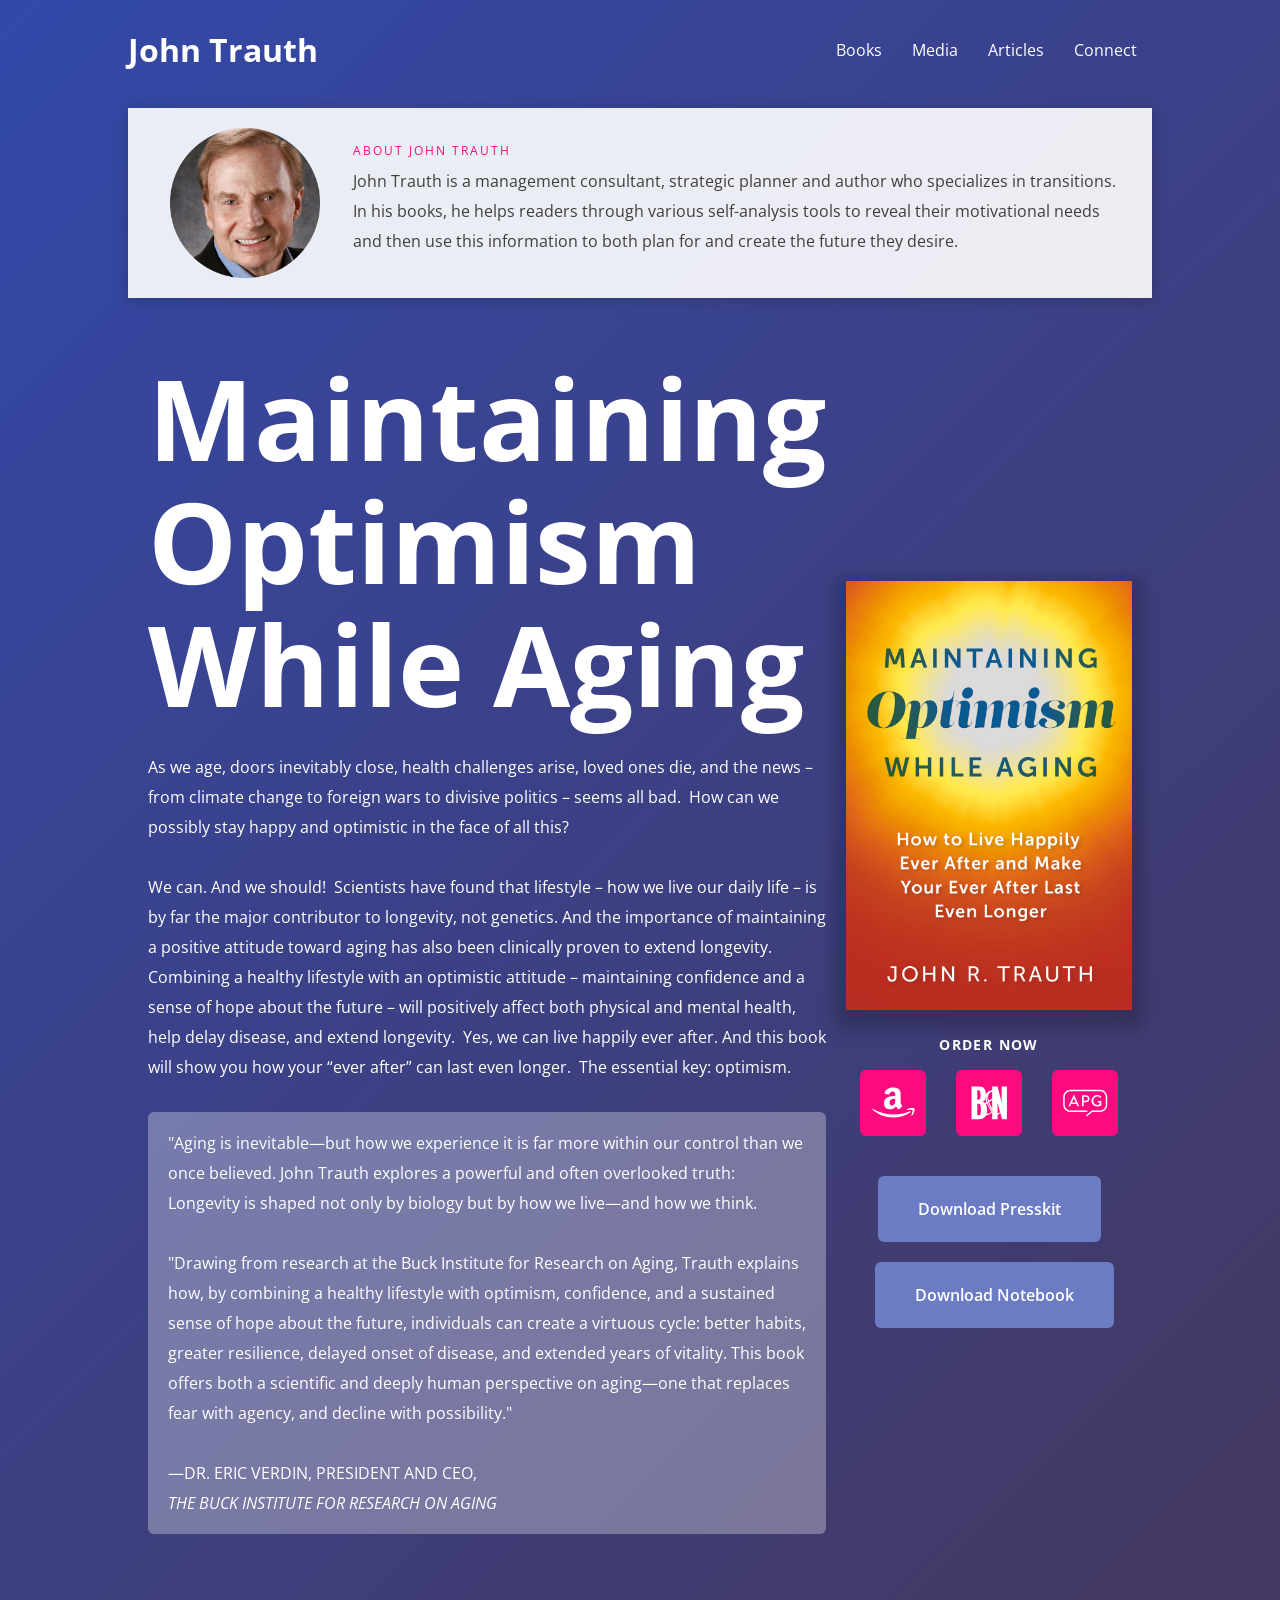
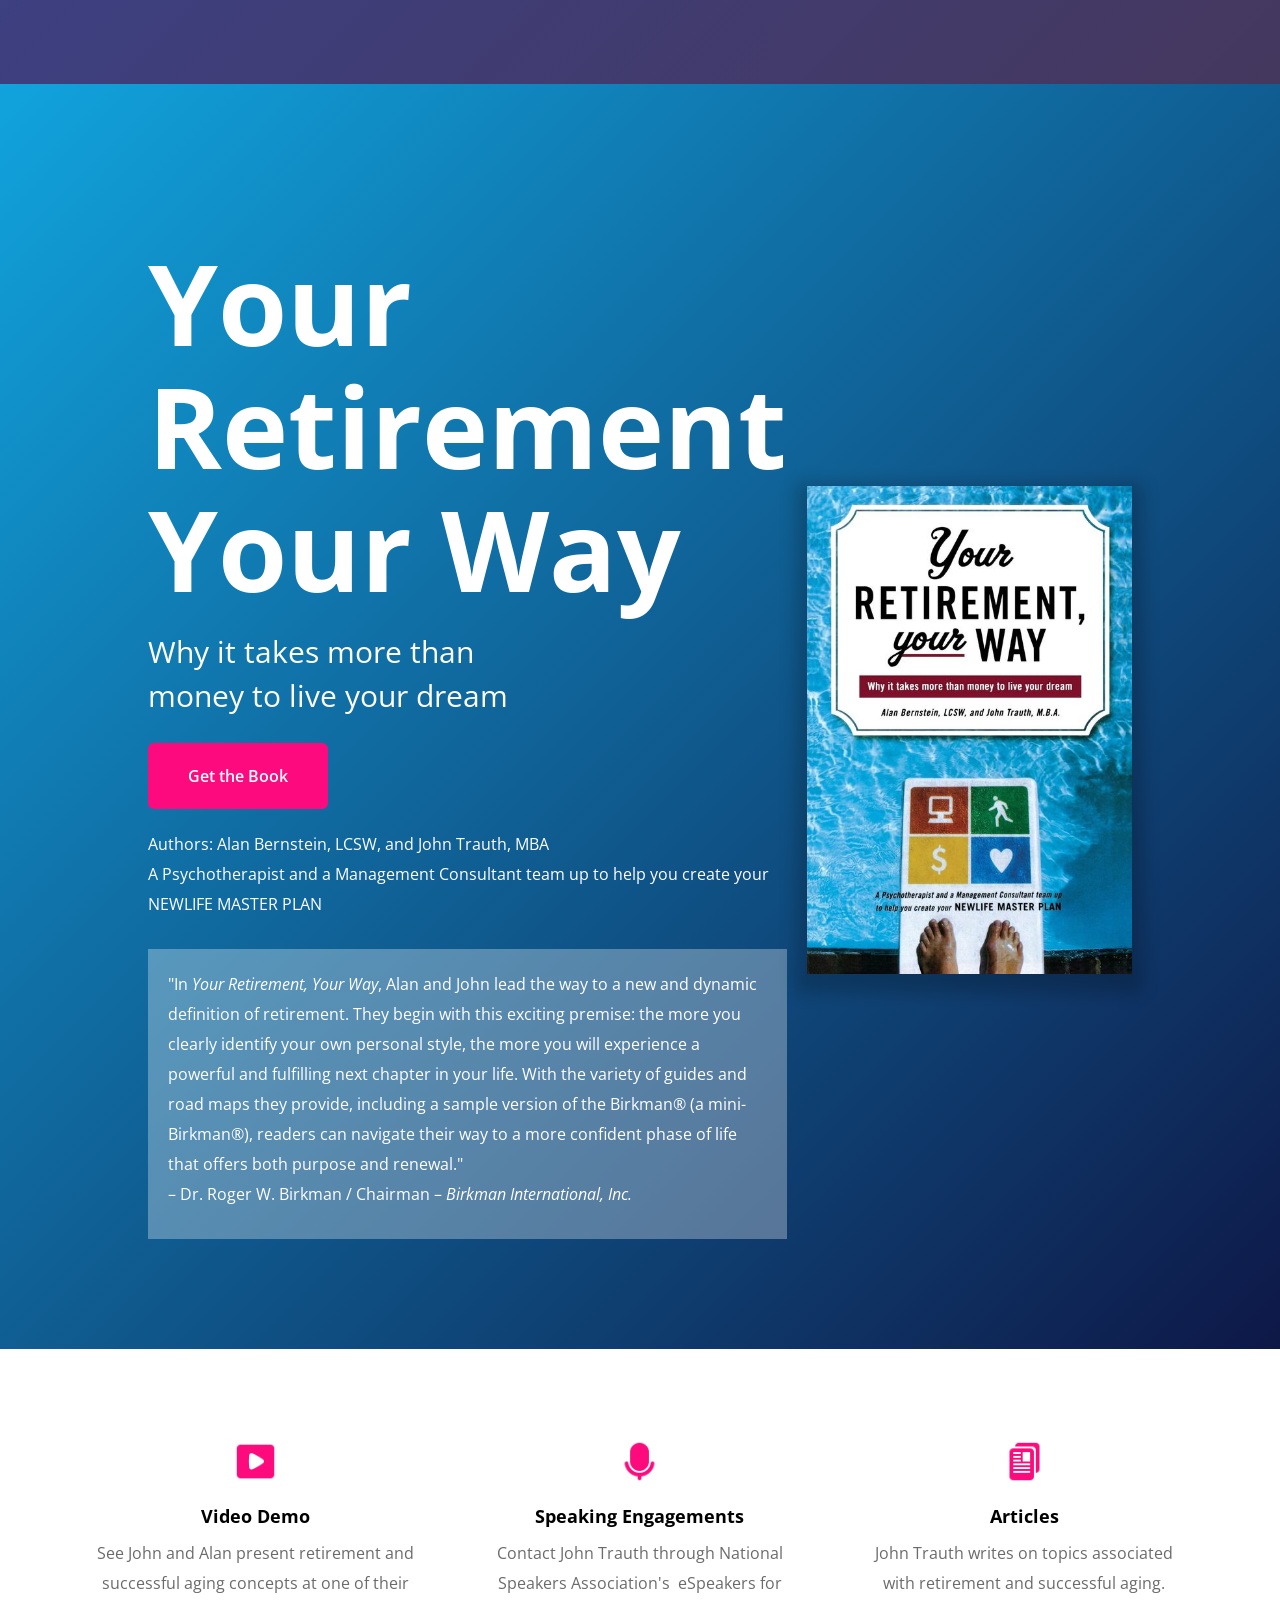
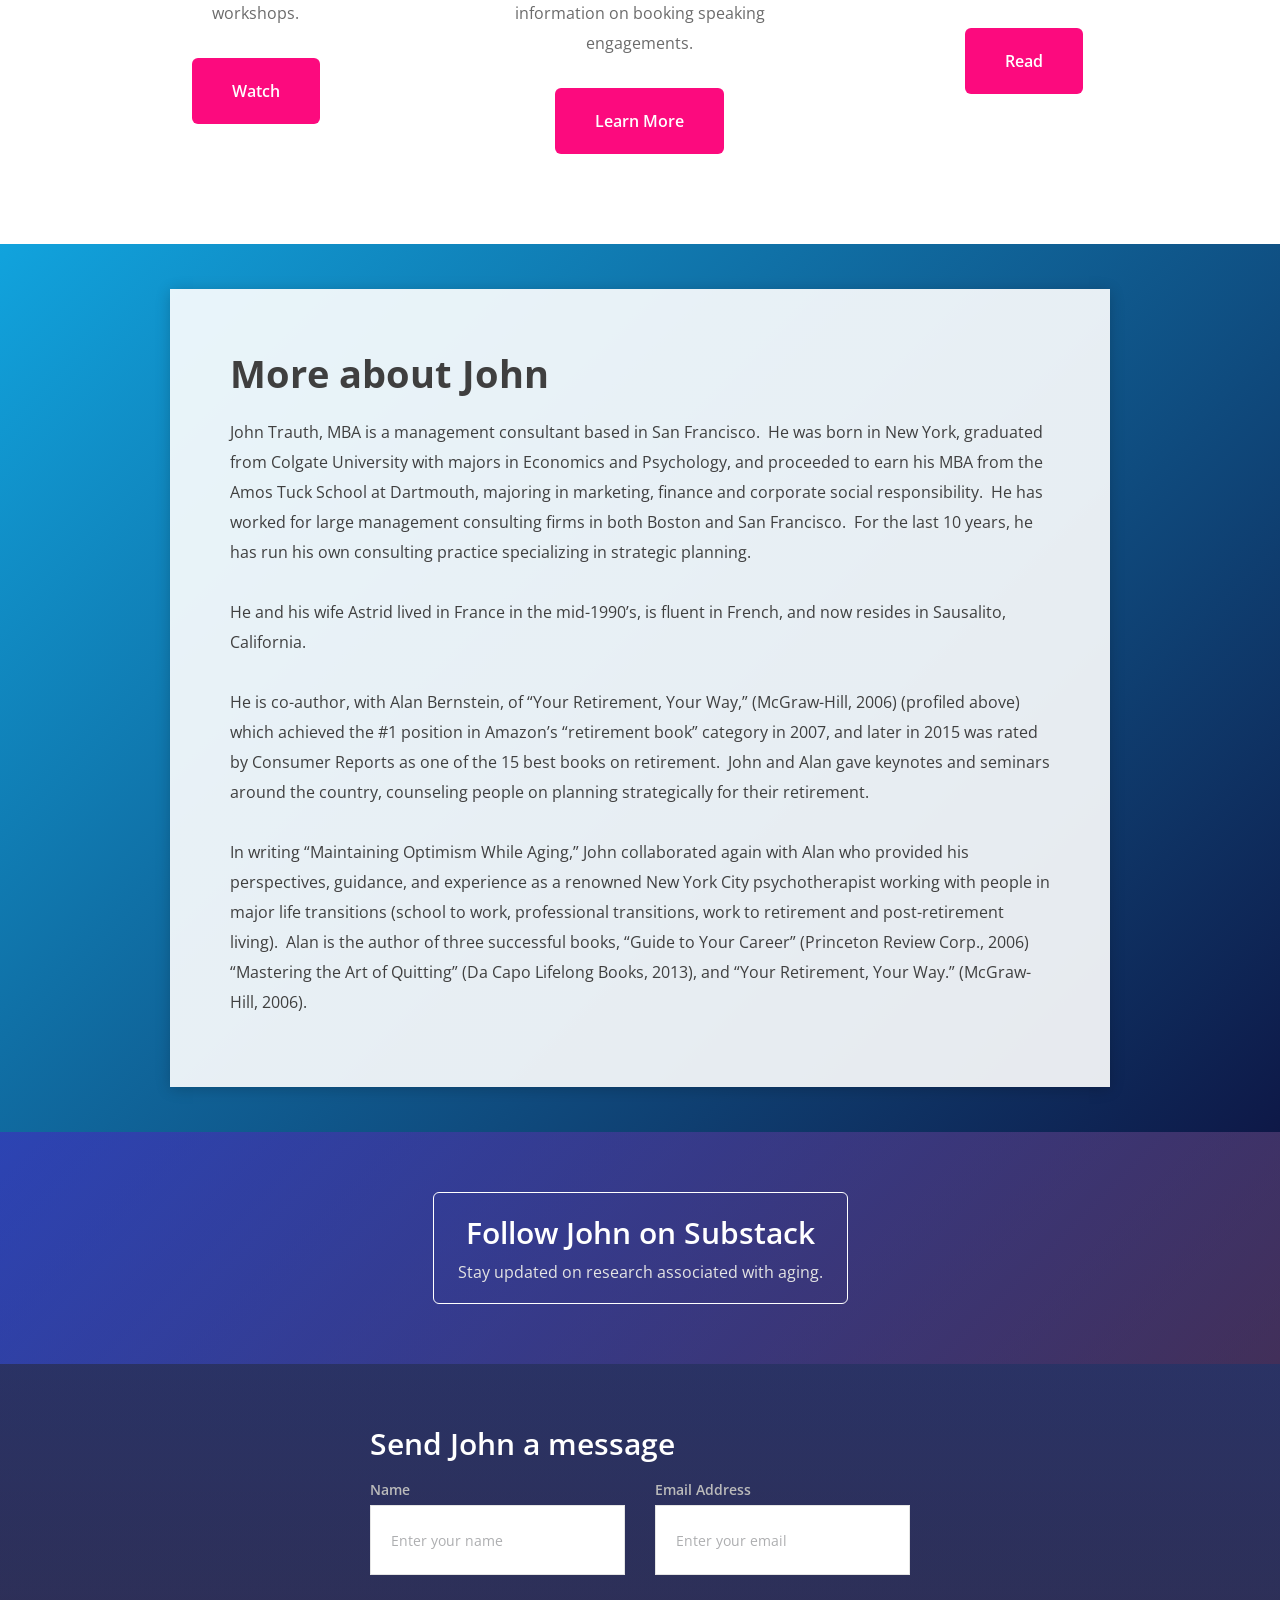
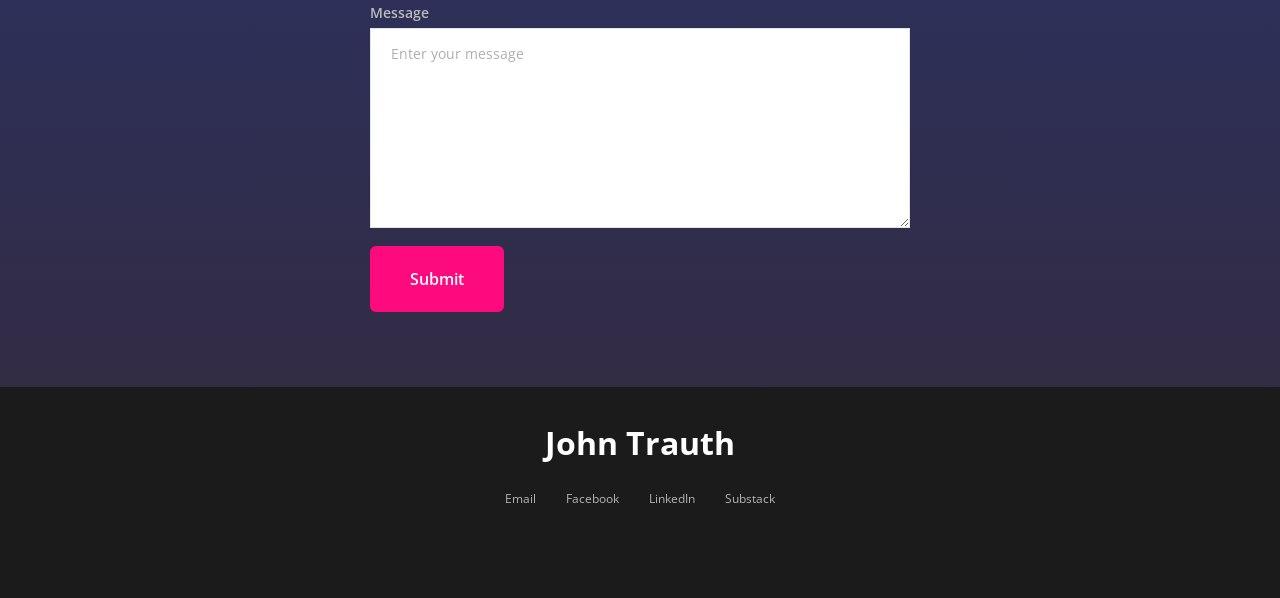
<file: index.html>
<!DOCTYPE html><!-- Last Published: Fri Nov 21 2025 17:16:19 GMT+0000 (Coordinated Universal Time) --><html data-wf-domain="www.johntrauth.com" data-wf-page="65f1f4338cff7f58066f1bc7" data-wf-site="65e76d94701aad0fc2c8e657"><head><script async src="https://www.googletagmanager.com/gtag/js?id=G-12G0W8N15R"></script><script>window.dataLayer=window.dataLayer||[];function gtag(){dataLayer.push(arguments);}gtag('js',new Date());gtag('config','G-12G0W8N15R');</script><meta charset="utf-8"/><title>John Trauth | Author on Retirement &amp; Healthy Aging</title><meta content="John Trauth is a management consultant, strategic planner and author who specializes in transitions. In his books, he helps readers through various self-analysis tools to reveal their motivational needs and then use this information to both plan for and create the future they desire." name="description"/><meta content="John Trauth | Author on Retirement &amp; Healthy Aging" property="og:title"/><meta content="John Trauth is a management consultant, strategic planner and author who specializes in transitions. In his books, he helps readers through various self-analysis tools to reveal their motivational needs and then use this information to both plan for and create the future they desire." property="og:description"/><meta content="John Trauth Author" property="twitter:title"/><meta content="John Trauth is a management consultant, strategic planner and author who specializes in transitions. In his books, he helps readers through various self-analysis tools to reveal their motivational needs and then use this information to both plan for and create the future they desire." property="twitter:description"/><meta property="og:type" content="website"/><meta content="summary_large_image" name="twitter:card"/><meta content="width=device-width, initial-scale=1" name="viewport"/><meta content="google-site-verification=QNnIoD3r-I_O9PcPG-_ou5c_qni9_vH4IeJ56aL5rhU" name="google-site-verification"/><link href="_vendor/cdn.prod.website-files.com/65e76d94701aad0fc2c8e657/css/john-trauth.webflow.shared.ebbbabdff.css" rel="stylesheet" type="text/css"/><link href="https://fonts.googleapis.com" rel="preconnect"/><link href="https://fonts.gstatic.com" rel="preconnect" crossorigin="anonymous"/><script src="_vendor/ajax.googleapis.com/ajax/libs/webfont/1.6.26/webfont.js" type="text/javascript"></script><script type="text/javascript">WebFont.load({  google: {    families: ["Open Sans:300,300italic,400,400italic,600,600italic,700,700italic,800,800italic","Gothic A1:300,regular,500,600,700,800"]  }});</script><script type="text/javascript">!function(o,c){var n=c.documentElement,t=" w-mod-";n.className+=t+"js",("ontouchstart"in o||o.DocumentTouch&&c instanceof DocumentTouch)&&(n.className+=t+"touch")}(window,document);</script><link href="_vendor/cdn.prod.website-files.com/65e76d94701aad0fc2c8e657/66421f17fa62f9c49d442b8a_jtFavicon.png" rel="shortcut icon" type="image/x-icon"/><link href="_vendor/cdn.prod.website-files.com/65e76d94701aad0fc2c8e657/66421f20cb862df16546dc0c_jtWebclip.png" rel="apple-touch-icon"/><link rel="canonical" href="https://www.johntrauth.com/"/><meta property="og:url" content="https://www.johntrauth.com/"/><meta property="og:image" content="https://cdn.prod.website-files.com/65e76d94701aad0fc2c8e657/65e9fe3cacebf2243ae40fa3_john-headshot.png"/><meta name="twitter:image" content="https://cdn.prod.website-files.com/65e76d94701aad0fc2c8e657/65e9fe3cacebf2243ae40fa3_john-headshot.png"/><meta name="robots" content="index, follow"/><script type="application/ld+json">{"@context":"https://schema.org","@graph":[{"@type":"Person","@id":"https://www.johntrauth.com/#person","name":"John Trauth","jobTitle":"Author, Management Consultant, Strategic Planner","url":"https://www.johntrauth.com","image":"https://cdn.prod.website-files.com/65e76d94701aad0fc2c8e657/65e9fe3cacebf2243ae40fa3_john-headshot.png","sameAs":["https://www.linkedin.com/in/john-trauth-a3a5186/","https://www.facebook.com/john.trauth.3"]},{"@type":"Book","name":"Maintaining Optimism While Aging","author":{"@id":"https://www.johntrauth.com/#person"},"description":"A guide to maintaining optimism, positive attitude, and vitality as we age—combining healthy lifestyle habits with a hopeful mindset to extend longevity and wellbeing.","image":"https://www.johntrauth.com/MaintainingOptimism_Cover.jpg"},{"@type":"Book","name":"Your Retirement, Your Way","author":{"@id":"https://www.johntrauth.com/#person"},"publisher":{"@type":"Organization","name":"McGraw-Hill"},"datePublished":"2006","description":"A retirement planning guide using self-analysis tools to reveal motivational needs and build a fulfilling, purpose-driven next chapter.","url":"https://a.co/d/eDPns9t"},{"@type":"WebSite","url":"https://www.johntrauth.com/","name":"John Trauth Author","publisher":{"@id":"https://www.johntrauth.com/#person"}}]}</script><style id="jt-retailer-styles">.cell-3{flex-direction:column !important;}.jt-order-section{margin-top:20px;text-align:center;width:100%;}.jt-order-label{font-size:1em;font-weight:700;letter-spacing:0.1em;text-transform:uppercase;color:#fff;margin:0 0 10px;display:block;}.jt-retailer-btns{display:flex;align-items:center;justify-content:center;gap:30px;width:100%;margin-bottom:20px;}.jt-retailer-btn{width:66px;height:66px;border-radius:6px !important;background-color:#fc0a7e;overflow:hidden;cursor:pointer;display:flex;align-items:center;justify-content:center;flex-shrink:0;}.jt-retailer-btn:hover{background-color:#c80062;}.jt-retailer-btn a{display:block;padding:8px;line-height:0;}.jt-retailer-btn svg{display:block;width:50px;height:50px;}.jt-retailer-btn .svgback{fill:#fc0a7e;transition:fill .3s;}.jt-retailer-btn .svgcolor1{fill:#fff;transition:fill .3s;}.jt-retailer-btn .svgcolor2{fill:#fff;transition:fill .3s;}.jt-retailer-btn:hover .svgback{fill:#c80062;}.section.center.mowa .heading-3+.paragraph-2{margin-top:16px;}.jt-endorsement{background-color:#ffffff4d;padding:16px 20px;margin-top:20px;text-align:left;border-radius:6px;}.jt-endorsement .paragraph-2{color:#fff;margin:0 !important;}.jt-presskit-btn{display:inline-block !important;margin-top:20px !important;background-color:#6b7cc4 !important;border-radius:6px !important;}.jt-presskit-btn:hover{background-color:#fff !important;color:#6b6b6b !important;}.button{border-radius:6px !important;}.jt-substack-btn{display:inline-block;border:1px solid #fff;border-radius:6px;padding:16px 24px;text-decoration:none;color:inherit;background:none;text-align:center;}.jt-substack-btn *{text-align:center !important;}.section.wide.connect{padding-top:60px;}.section.wide.connect .wrap{display:flex;align-items:center;justify-content:center;min-height:100%;}#Subscribe{border-radius:0 6px 6px 0 !important;}.yryw-book-btn-mobile{display:none !important;}@media (max-width:991px){.nav-menu-2 .w-nav-link{text-align:left !important;}}@media (max-width:767px){.feature-wrap.icons .button{margin-bottom:20px !important;}.yryw-book-btn-desktop{display:none !important;}.yryw-book-btn-mobile{display:inline-block !important;margin-top:20px !important;}.jt-presskit-btn{display:block !important;margin:20px auto 0 !important;width:fit-content !important;}}</style></head><body class="body"><div class="hero"><div data-collapse="medium" data-animation="default" data-duration="400" data-doc-height="1" data-easing="ease" data-easing2="ease" role="banner" class="nav w-nav"><div class="nav-inner"><div class="nav-logo-wrap"><a href="#" class="brand w-nav-brand"><div class="text-block-3">John Trauth</div><img src="_vendor/cdn.prod.website-files.com/65e76d94701aad0fc2c8e657/65e76ff0a530ebec5e1d4bfb_jt-logo.png" width="180" alt="John Trauth Author logo" height="Auto" class="image-6"/></a></div><div class="nav-menu-wrap"><nav role="navigation" class="nav-menu-2 w-nav-menu"><a href="#" class="nav-link w-nav-link">Books</a><a href="#media" class="nav-link w-nav-link">Media</a><a href="blog/index.html" class="nav-link w-nav-link">Articles</a><a href="#connect" class="nav-link w-nav-link">Connect</a></nav><div class="menu-button w-nav-button"><div class="menu-icon w-icon-nav-menu"></div></div></div></div></div></div><div class="section center mowa"><div class="hero-content"><div class="w-layout-grid grid"><img src="_vendor/cdn.prod.website-files.com/65e76d94701aad0fc2c8e657/65e9fe3cacebf2243ae40fa3_john-headshot.png" width="341" alt="John Trauth, author and retirement consultant" sizes="(max-width: 479px) 82vw, 150px" srcset="_vendor/cdn.prod.website-files.com/65e76d94701aad0fc2c8e657/65e9fe3cacebf2243ae40fa3_john-headshot-p-500.png 500w, _vendor/cdn.prod.website-files.com/65e76d94701aad0fc2c8e657/65e9fe3cacebf2243ae40fa3_john-headshot-p-800.png 800w, _vendor/cdn.prod.website-files.com/65e76d94701aad0fc2c8e657/65e9fe3cacebf2243ae40fa3_john-headshot.png 940w" class="image-2"/><div id="w-node-_45ac51f6-1d6b-f9a4-cb6e-3ca8c72934d0-066f1bc7" class="div-block-13"><div class="title red">ABOUT JOHN TRAUTH</div><p class="paragraph-2 black">John Trauth is a management consultant, strategic planner and author who specializes in transitions. In his books, he helps readers through various self-analysis tools to reveal their motivational needs and then use this information to both plan for and create the future they desire.</p></div></div><div id="w-node-_91d796b2-025f-76af-02fd-afd786a7de0d-066f1bc7" class="w-layout-layout quick-stack-2 wf-layout-layout"><div class="w-layout-cell"><h1 class="heading-3">Maintaining Optimism While Aging</h1><p class="paragraph-2">As we age, doors inevitably close, health challenges arise, loved ones die, and the news – from climate change to foreign wars to divisive politics – seems all bad.  How can we possibly stay happy and optimistic in the face of all this?<br/><br/>We can. And we should!  Scientists have found that lifestyle – how we live our daily life – is by far the major contributor to longevity, not genetics. And the importance of maintaining a positive attitude toward aging has also been clinically proven to extend longevity.  Combining a healthy lifestyle with an optimistic attitude – maintaining confidence and a sense of hope about the future – will positively affect both physical and mental health, help delay disease, and extend longevity.  Yes, we can live happily ever after. And this book will show you how your “ever after” can last even longer.  The essential key: optimism.</p><div class="jt-endorsement"><p class="paragraph-2">&quot;Aging is inevitable—but how we experience it is far more within our control than we once believed. John Trauth explores a powerful and often overlooked truth: Longevity is shaped not only by biology but by how we live—and how we think.<br/><br/>&quot;Drawing from research at the Buck Institute for Research on Aging, Trauth explains how, by combining a healthy lifestyle with optimism, confidence, and a sustained sense of hope about the future, individuals can create a virtuous cycle: better habits, greater resilience, delayed onset of disease, and extended years of vitality. This book offers both a scientific and deeply human perspective on aging—one that replaces fear with agency, and decline with possibility.&quot;<br/><br/>—DR. ERIC VERDIN, PRESIDENT AND CEO,<br/><em>THE BUCK INSTITUTE FOR RESEARCH ON AGING</em></p></div></div><div id="w-node-_91d796b2-025f-76af-02fd-afd786a7de15-066f1bc7" class="w-layout-cell cell-3"><img src="MaintainingOptimism_Cover.jpg" loading="lazy" width="453.5" sizes="(max-width: 479px) 100vw, (max-width: 767px) 90vw, 453.5px" alt="Maintaining Optimism While Aging book cover" class="book"/><div class="jt-order-section"><p class="jt-order-label">Order Now</p><div class="jt-retailer-btns"><div class="jt-retailer-btn"><a href="https://www.amazon.com/Maintaining-Optimism-While-Aging-Happily/dp/B0H5YJP39Y/ref=sr_1_1?crid=3UYUD81M8SDR9&dib=eyJ2IjoiMSJ9.b-GcR-47krk6aIxrqzOCoQ.seU5ThjhbQ6RNJ4UtBBV1tEnqQ7rq393-WZwwLCD708&dib_tag=se&keywords=9798900261669&qid=1782137672&sprefix=9798900261669%2Caps%2C163&sr=8-1" target="_blank" rel="noopener" title="Amazon"><svg version="1.1" xmlns="http://www.w3.org/2000/svg" xmlns:xlink="http://www.w3.org/1999/xlink" x="0px" y="0px" viewBox="0 0 196.6 196.6" style="enable-background:new 0 0 196.6 196.6;" xml:space="preserve"><rect class="svgback" x="0" y="0" width="196.6" height="196.6"/><g class="svgcolor1"><path d="M167.2,134.9c-18.3,13.4-44.7,20.7-67.5,20.7c-32,0-60.7-11.8-82.5-31.5c-1.7-1.5-0.2-3.6,1.9-2.4c23.5,13.7,52.6,21.9,82.6,21.9c20.2,0,42.5-4.2,62.9-12.9C167.7,129.3,170.3,132.7,167.2,134.9"/><path d="M174.9,126.2c-2.3-3-15.4-1.4-21.3-0.7c-1.8,0.2-2.1-1.4-0.5-2.4c10.4-7.4,27.6-5.3,29.6-2.8c2,2.4-0.5,19.7-10.4,27.9c-1.5,1.2-2.9,0.6-2.3-1.1C172.2,141.6,177.2,129.2,174.9,126.2"/></g><path class="svgcolor2" d="M134,108c-2.8-3.8-5.7-7-5.7-14V70.5c0-10,0.7-19.1-6.6-26C115.9,39,106.4,37,99,37c-14.3,0-30.3,5.3-33.7,23.1c-0.3,1.9,1.1,2.9,2.3,3.2l14.6,1.5c1.4-0.1,2.3-1.4,2.6-2.8c1.3-6.2,6.4-9.1,12.1-9.1c3.2,0,6.6,1.2,8.5,4c2.1,3.1,1.9,7.4,1.9,10.9v1.9c-8.7,1.1-20.2,1.6-28.4,5.3c-9.5,4-16.1,12.4-16.1,24.7c0,15.6,9.9,23.5,22.6,23.5c10.7,0,16.6-2.6,24.8-11c2.8,4,3.6,5.9,8.7,10c1.1,0.6,2.6,0.6,3.6-0.3c3.1-2.6,8.6-7.4,11.6-9.9C135.2,111,135,109.4,134,108z M104.3,101.2c-2.4,4.2-6.2,6.9-10.4,6.9c-5.8,0-9.1-4.5-9.1-10.9c0-12.9,11.5-15.2,22.4-15.2v3.2C107.2,91.1,107.3,95.9,104.3,101.2z"/></svg></a></div><div class="jt-retailer-btn"><a href="https://www.barnesandnoble.com/w/maintaining-optimism-while-aging-john-r-trauth/1150437114?ean=9798900261669" target="_blank" rel="noopener" title="Barnes &amp; Noble"><svg version="1.1" xmlns="http://www.w3.org/2000/svg" xmlns:xlink="http://www.w3.org/1999/xlink" x="0px" y="0px" viewBox="0 0 196.6 196.6" style="enable-background:new 0 0 196.6 196.6;" xml:space="preserve"><rect class="svgback" x="0" y="0" width="196.6" height="196.6"/><g class="svgcolor2"><path d="M90.7,125.2c0,27.1-12,36.9-32.2,36.9H29.6V33.2h28.8c22.4,0,28.2,13.3,28.2,35.1c0,16.2-5.8,24.7-15.5,25.3C82,93.6,90.7,104.5,90.7,125.2L90.7,125.2z M52.1,101.1v45.5h5.8c6.9,0,8.6-4,8.6-23.6c0-14.4-1.7-21.9-9.2-21.9H52.1L52.1,101.1z M52.1,48.1v37.5h5.8c5.8,0,6.9-5.8,6.9-16.7c0-14.9-1.1-20.7-8.6-20.7h-4V48.1z"/><path d="M131,91.9c1.1,17.3,1.1,21.9,1.1,37.5c0,9.8,0,32.9,0,32.9h-21.3v-129h21.3c0,0,9.8,38,12,46c2.3,8,4,14.4,4.6,20.2c-0.6-12.7-0.6-28.2-0.6-40.9c0-9.8,0-25.3,0-25.3h20.7v129h-19c0,0-11.5-39.8-13.8-47.8C134.4,108,132.7,101.1,131,91.9L131,91.9z"/></g><path class="svgcolor1" d="M135.6,96.2c-6.4,0-10.8,4-13.6,10c-2.8,6-6,13.6-7.9,17.5c-6.8-11.9-11.9-21.1-15.1-29.6c5.1-3.2,14.3-7.6,20-12.4c5.1-4.7,7.6-9.6,8.7-14.7c1.5-10-4-18.7-16.8-18.7c-10.8,0-23.6,8.3-25.9,22.3c-1.2,6.8,0.4,16,3.2,23.6c-9.6,6.4-17.9,13.6-20.4,24.7C65,137.7,76.5,146,89.7,146c8.7,0,15.5-4,21.1-10c4,4.4,9.2,10,15.5,10c5.1,0,10.8-3.2,15.1-8.8l-2-2.8c-4,4-6.8,5.6-9.2,5.6c-4.4,0-8.3-4-12.4-9.6c-0.4-1.2-0.8-2-1.2-2.8c2.4-4.7,4-10,6.4-14.7c4-8.8,6.4-11.9,10-11.9c6.4,0,1.2,10.4,7.9,10.4c3.2,0,4.7-2.4,5.1-5.1C146.8,102.6,144.4,96.2,135.6,96.2L135.6,96.2z M95.7,68.3c0.8-6.4,6.4-13.2,14.7-13.2c6.4,0,10.8,4.8,9.2,12.4c-0.4,2.8-1.2,5.6-4,9.2c-3.2,3.6-13.6,10-18.3,12.8C94.9,82.2,94.1,75.5,95.7,68.3L95.7,68.3z M93.4,140.1c-12.4,0-16.8-10.4-15.5-18.3c1.6-10,6.4-16,12.4-21.5c4.4,10.8,10,21.5,17.9,32.7C103.7,138.1,99.7,140.1,93.4,140.1L93.4,140.1z"/><path class="svgback" d="M92.5,64.7c0,0-8.3,13.2,3.6,39.1c9.6,21.5,21.1,33.5,21.1,33.5s-11.5-16-19.6-35.1C88.1,78.7,92.5,64.7,92.5,64.7L92.5,64.7z"/></svg></a></div><div class="jt-retailer-btn"><a href="https://amplifypublishinggroup.com/product/nonfiction/health-medicine-and-wellness/mental-health/maintaining-optimism-while-aging/" target="_blank" rel="noopener" title="Amplify Publishing"><svg xmlns="http://www.w3.org/2000/svg" version="1.1" viewBox="0 0 196.6 196.6"><rect class="svgback" width="196.6" height="196.6"/><path class="svgcolor2" d="M56,67.7c-.2-.4-.8-.7-1.1-.7h-.6c-.3,0-.9.3-1.1.7l-19.2,42.1c-.4.8.1,1.6,1.1,1.6h3.9c.8,0,1.3-.5,1.4-.9,1.3-2.9,2.6-5.7,3.8-8.6h20.5l3.9,8.6c.3.6.7.9,1.4.9h3.9c.9,0,1.4-.8,1.1-1.6l-19.1-42.1ZM46.8,96.6l7.6-17.2h.3l7.7,17.2h-15.7ZM102,67.7h-14.3c-.7,0-1.2.6-1.2,1.2v41.4c0,.6.5,1.2,1.2,1.2h4.1c.6,0,1.2-.6,1.2-1.2v-14.7h9.1c7.6,0,14-6.3,14-14.1s-6.3-13.8-14-13.8ZM101.6,89.5h-8.6v-15.5h8.6c4.3,0,8,3.3,8,7.5s-3.6,8-8,8ZM162.3,91.9c0-.6-.5-1.2-1.1-1.2h-11.4c-.7,0-1.2.5-1.2,1.2v3.6c0,.6.5,1.1,1.2,1.1h6.1v7c-.6.3-4.2,2.1-9.4,2.1-8.9,0-15.7-7.5-15.7-16.2s6.8-16.3,15.7-16.3,7.7,1.7,10.6,4.3c.6.6,1.1.6,1.6,0,.9-1,1.9-1.9,2.8-2.9.5-.5.4-1.3,0-1.8-4.3-3.6-9.2-5.8-15.2-5.8-12.5,0-22.5,10.1-22.5,22.6s10.1,22.5,22.5,22.5,15.5-4.1,15.5-4.1c.2-.2.5-.7.5-1,0-5,0-10.1,0-15.2Z"/><path class="svgcolor1" d="M157.4,46.5H41.2c-15.7,0-28.5,12.8-28.5,28.5v30.3c0,15.7,12.8,28.5,28.5,28.5h64.1c1.6,0,2.9-1.3,2.9-2.9s-1.3-2.9-2.9-2.9H41.2c-12.5,0-22.7-10.2-22.7-22.7v-30.3c0-12.5,10.2-22.7,22.7-22.7h116.1c12.5,0,22.7,10.2,22.7,22.7v30.3c0,12.5-10.2,22.7-22.7,22.7h-31.3c-.7,0-1.3.2-1.8.7l-20,16.4c-1.2,1-1.4,2.8-.4,4.1.6.7,1.4,1.1,2.2,1.1s1.3-.2,1.8-.7l19.2-15.8h30.2c15.7,0,28.5-12.8,28.5-28.5v-30.3c0-15.7-12.8-28.5-28.5-28.5Z"/></svg></a></div></div><a href="https://drive.google.com/uc?export=download&amp;id=1azxVgmJ_-bYU_DqxGOW-jlDnCoRUZm57" target="_blank" rel="noopener" class="button w-button jt-presskit-btn">Download Presskit</a><a href="https://drive.google.com/uc?export=download&amp;id=1PM2YD8OfuuO2D3ZCTmNghuBqZQxfG90P" target="_blank" rel="noopener" class="button w-button jt-presskit-btn" style="margin-top:10px;margin-left:10px;">Download Notebook</a></div></div></div></div></div><div class="section center yryw mobile"><img src="_vendor/cdn.prod.website-files.com/5af49de0dbb1e3637f2d8886/5b1437cbda3c5c3369fe4460_arrow.svg" alt="" class="arrow"/><div class="hero-content"><div id="books" class="w-layout-layout quick-stack w-node-_8b30062e-edcd-ba4b-a787-fabb8986c3c7-066f1bc7 wf-layout-layout"><div class="w-layout-cell"><h1 class="heading-3">Your Retirement<br/>Your Way</h1><h3 class="hero-subhead">Why it takes more than money to live your dream</h3><a href="https://a.co/d/eDPns9t" target="_blank" class="button w-button yryw-book-btn-desktop">Get the Book</a></div><div id="w-node-_90a406b4-cf8e-ea03-cff6-efdc991e626e-066f1bc7" class="w-layout-cell cell-3"><img src="_vendor/cdn.prod.website-files.com/65e76d94701aad0fc2c8e657/65e771b397759b01928e7374_yryw-cover.jpg" loading="lazy" width="453.5" sizes="(max-width: 479px) 100vw, (max-width: 767px) 90vw, 453.5px" alt="Your Retirement Your Way book cover by John Trauth" srcset="_vendor/cdn.prod.website-files.com/65e76d94701aad0fc2c8e657/65e771b397759b01928e7374_yryw-cover-p-500.jpg 500w, _vendor/cdn.prod.website-files.com/65e76d94701aad0fc2c8e657/65e771b397759b01928e7374_yryw-cover.jpg 907w" class="book"/></div><a href="https://a.co/d/eDPns9t" target="_blank" class="button w-button yryw-book-btn-mobile">Get the Book</a><div class="w-layout-cell"><p class="paragraph-2">Authors: Alan Bernstein, LCSW, and John Trauth, MBA<br/>A Psychotherapist and a Management Consultant team up to help you create your NEWLIFE MASTER PLAN</p></div><div class="w-layout-cell cell-4"><p class="paragraph-2">&quot;In <em>Your Retirement, Your Way</em>, Alan and John lead the way to a new and dynamic definition of retirement. They begin with this exciting premise: the more you clearly identify your own personal style, the more you will experience a powerful and fulfilling next chapter in your life. With the variety of guides and road maps they provide, including a sample version of the Birkman® (a mini-Birkman®), readers can navigate their way to a more confident phase of life that offers both purpose and renewal.&quot;<br/>– Dr. Roger W. Birkman / Chairman – <em>Birkman International, Inc.</em></p></div></div></div></div><div id="media" class="section about"><div class="feature-wrap reverse"><div class="feature-content"><div class="title">ConsectUltricies </div><h2 class="black-text">Amet Ipsum </h2><p>Lorem ipsum dolor sit amet, consectetur adipiscing elit. Suspendisse varius enim in eros elementum tristique. </p></div><div class="feature-image"><img src="_vendor/cdn.prod.website-files.com/65e76d94701aad0fc2c8e657/65e76d94701aad0fc2c8e70e_app-05.png" width="386" alt="" sizes="100vw" srcset="_vendor/cdn.prod.website-files.com/65e76d94701aad0fc2c8e657/65e76d94701aad0fc2c8e70e_app-05-p-500.png 500w, _vendor/cdn.prod.website-files.com/65e76d94701aad0fc2c8e657/65e76d94701aad0fc2c8e70e_app-05.png 540w" class="image-2"/></div></div><div class="feature-wrap hide"><div class="feature-content"><div class="title">Aenean Consectetur Porta</div><h2 class="black-text">Magna Porta Sit Bibendum</h2><p>Lorem ipsum dolor sit amet, consectetur adipiscing elit. Suspendisse varius enim in eros elementum tristique. </p></div><div class="feature-image"><img src="_vendor/cdn.prod.website-files.com/65e76d94701aad0fc2c8e657/65e76d94701aad0fc2c8e70b_app-04.png" width="341" alt="" class="image-2"/></div></div><div class="feature-wrap icons iconswhite"><div class="feature-content icons"><img src="_vendor/cdn.prod.website-files.com/65e76d94701aad0fc2c8e657/65f0b5ec0b2470e5fc3645c1_icon-video.png" width="Auto" alt="" height="Auto" class="feature-icon"/><h4 class="black-text">Video Demo</h4><p class="paragraph-6">See John and Alan present retirement and successful aging concepts at one of their workshops.</p><a href="https://www.youtube.com/watch?v=Yiuixv5piZI" target="_blank" class="button form-button w-button">Watch</a></div><div class="feature-content icons"><img src="_vendor/cdn.prod.website-files.com/65e76d94701aad0fc2c8e657/65f0b5ec9328c9b7fa37bf2d_icon-speaking.png" width="Auto" alt="" class="feature-icon"/><h4 class="black-text">Speaking Engagements</h4><p class="paragraph-6">Contact John Trauth through National Speakers Association&#x27;s  eSpeakers for information on booking speaking engagements.</p><a href="https://www.espeakers.com/marketplace/profile/7884/alan-bernstein-lcsw-john-trauth-mba" target="_blank" class="button form-button w-button">Learn More</a></div><div class="feature-content icons"><img src="_vendor/cdn.prod.website-files.com/65e76d94701aad0fc2c8e657/65f0b5ecaae3b5c3353175cf_icon-articles.png" alt="" class="feature-icon"/><h4 class="black-text">Articles</h4><p class="paragraph-6">John Trauth writes on topics associated with retirement and successful aging.</p><a href="blog/index.html" class="button form-button w-button">Read</a></div></div><div id="how-to-use" class="feature-wrap hide"><div class="feature-content"><div class="title">Aenean Consectetur Porta</div><h2 class="black-text">Sem Risus Elit Vestibulum</h2><p>Nulla vitae elit libero, a pharetra augue. Duis mollis, est non commodo luctus, nisi erat porttitor ligula, eget lacinia odio sem nec elit. <a href="#">Cras mattis consectetur</a> purus sit amet fermentum. Donec id elit non mi porta gravida at eget metus. Etiam porta sem malesuada magna mollis euismod.</p></div><div class="feature-image"><img src="_vendor/cdn.prod.website-files.com/65e76d94701aad0fc2c8e657/65e76d94701aad0fc2c8e6fd_img-003.jpg" width="519" alt="" sizes="100vw" srcset="_vendor/cdn.prod.website-files.com/65e76d94701aad0fc2c8e657/65e76d94701aad0fc2c8e6fd_img-003-p-500.jpeg 500w, _vendor/cdn.prod.website-files.com/65e76d94701aad0fc2c8e657/65e76d94701aad0fc2c8e6fd_img-003-p-1080.jpeg 1080w, _vendor/cdn.prod.website-files.com/65e76d94701aad0fc2c8e657/65e76d94701aad0fc2c8e6fd_img-003-p-1600.jpeg 1600w, _vendor/cdn.prod.website-files.com/65e76d94701aad0fc2c8e657/65e76d94701aad0fc2c8e6fd_img-003.jpg 1982w" class="image-2"/></div></div><div class="feature-wrap reverse"><div class="feature-content"><div class="title">Aenean Consectetur Porta</div><h2 class="black-text">Parturient Tortor</h2><p>Nulla vitae elit libero, a pharetra augue. Duis mollis, est non commodo luctus, nisi erat porttitor ligula, eget lacinia odio sem nec elit. <a href="#">Cras mattis consectetur</a> purus sit amet fermentum. Donec id elit non mi porta gravida at eget metus. Etiam porta sem malesuada magna mollis euismod.</p></div><div class="feature-image"><img src="_vendor/cdn.prod.website-files.com/65e76d94701aad0fc2c8e657/65e76d94701aad0fc2c8e6fe_img-002.jpg" width="519" alt="" sizes="100vw" srcset="_vendor/cdn.prod.website-files.com/65e76d94701aad0fc2c8e657/65e76d94701aad0fc2c8e6fe_img-002-p-500.jpeg 500w, _vendor/cdn.prod.website-files.com/65e76d94701aad0fc2c8e657/65e76d94701aad0fc2c8e6fe_img-002-p-1080.jpeg 1080w, _vendor/cdn.prod.website-files.com/65e76d94701aad0fc2c8e657/65e76d94701aad0fc2c8e6fe_img-002-p-1600.jpeg 1600w, _vendor/cdn.prod.website-files.com/65e76d94701aad0fc2c8e657/65e76d94701aad0fc2c8e6fe_img-002.jpg 1982w" class="image-2"/></div></div><div data-delay="4000" data-animation="slide" class="quote-slider hide w-slider" data-autoplay="false" data-easing="ease" data-hide-arrows="false" data-disable-swipe="false" data-autoplay-limit="0" data-nav-spacing="8" data-duration="500" data-infinite="true"><div class="w-slider-mask"><div class="w-slide"><div class="quote-wrap"><img src="_vendor/cdn.prod.website-files.com/5af49de0dbb1e3637f2d8886/5b14481dda3c5c4b9bfe5147_quotation.svg" width="58" alt="" class="quote-icon"/><h3>Perhaps there are additional reviews/quotes or your thoughts/snippets from books that we can add here? Or not, can remove this section.</h3><div class="quote-attribution"><p>John Trauth</p><div class="quote-dash"></div><p><strong>Your Retirement Your Way</strong></p></div></div></div><div class="w-slide"><div class="quote-wrap"><img src="_vendor/cdn.prod.website-files.com/5af49de0dbb1e3637f2d8886/5b14481dda3c5c4b9bfe5147_quotation.svg" width="58" alt="" class="quote-icon"/><h3>HeadNulla vitae elit libero, a pharetra augue. Duis mollis, est non commodo luctus, nisi erat porttitor ligula, eget lacinia odio sem nec elit. Pus sit amet fermentum. Donec id elit non mi porta gravida at eget metus. Etiam porta sem malesuada magna mollis euismod.ing</h3><div class="quote-attribution"><div class="quote-dash"></div><p>Nulla vitae elit libero, a pharetra augue.</p><p><strong>New York Times</strong></p></div></div></div></div><div class="left-arrow w-slider-arrow-left"><div class="slider-arrow w-icon-slider-left"></div></div><div class="right-arrow w-slider-arrow-right"><div class="slider-arrow w-icon-slider-right"></div></div><div class="slide-nav w-slider-nav w-slider-nav-invert w-round"></div></div><div class="feature-wrap logos"><img src="_vendor/cdn.prod.website-files.com/65e76d94701aad0fc2c8e657/65e76d94701aad0fc2c8e716_logos.png" alt="Media logos" sizes="100vw" srcset="_vendor/cdn.prod.website-files.com/65e76d94701aad0fc2c8e657/65e76d94701aad0fc2c8e716_logos-p-500.png 500w, _vendor/cdn.prod.website-files.com/65e76d94701aad0fc2c8e657/65e76d94701aad0fc2c8e716_logos-p-800.png 800w, _vendor/cdn.prod.website-files.com/65e76d94701aad0fc2c8e657/65e76d94701aad0fc2c8e716_logos-p-1080.png 1080w, _vendor/cdn.prod.website-files.com/65e76d94701aad0fc2c8e657/65e76d94701aad0fc2c8e716_logos-p-1600.png 1600w, _vendor/cdn.prod.website-files.com/65e76d94701aad0fc2c8e657/65e76d94701aad0fc2c8e716_logos.png 2720w"/></div></div><div class="section wide img bio"><div class="w-layout-blockcontainer w-container"><div class="div-block-15"><h2 class="heading-7">More about John</h2><p class="paragraph-2 black">John Trauth, MBA is a management consultant based in San Francisco.  He was born in New York, graduated from Colgate University with majors in Economics and Psychology, and proceeded to earn his MBA from the Amos Tuck School at Dartmouth, majoring in marketing, finance and corporate social responsibility.  He has worked for large management consulting firms in both Boston and San Francisco.  For the last 10 years, he has run his own consulting practice specializing in strategic planning. <br/>‍<br/>He and his wife Astrid lived in France in the mid-1990’s, is fluent in French, and now resides in Sausalito, California.<br/>‍<br/>He is co-author, with Alan Bernstein, of “Your Retirement, Your Way,” (McGraw-Hill, 2006) (profiled above) which achieved the #1 position in Amazon’s “retirement book” category in 2007, and later in 2015 was rated by Consumer Reports as one of the 15 best books on retirement.  John and Alan gave keynotes and seminars around the country, counseling people on planning strategically for their retirement.  <br/>‍<br/>In writing “Maintaining Optimism While Aging,” John collaborated again with Alan who provided his perspectives, guidance, and experience as a renowned New York City psychotherapist working with people in major life transitions (school to work, professional transitions, work to retirement and post-retirement living).  Alan is the author of three successful books, “Guide to Your Career” (Princeton Review Corp., 2006) “Mastering the Art of Quitting” (Da Capo Lifelong Books, 2013), and “Your Retirement, Your Way.” (McGraw-Hill, 2006).</p></div></div></div><div id="about" class="section quotes"><div id="features" class="feature-wrap bio hide"><div class="feature-image"><img src="_vendor/cdn.prod.website-files.com/65e76d94701aad0fc2c8e657/65e9fe3cacebf2243ae40fa3_john-headshot.png" width="341" alt="John Trauth, management consultant and author" sizes="100vw" srcset="_vendor/cdn.prod.website-files.com/65e76d94701aad0fc2c8e657/65e9fe3cacebf2243ae40fa3_john-headshot-p-500.png 500w, _vendor/cdn.prod.website-files.com/65e76d94701aad0fc2c8e657/65e9fe3cacebf2243ae40fa3_john-headshot-p-800.png 800w, _vendor/cdn.prod.website-files.com/65e76d94701aad0fc2c8e657/65e9fe3cacebf2243ae40fa3_john-headshot.png 940w" class="image-2"/></div><div class="feature-content"><div class="title">ABOUT JOHN TRAUTH</div><h2 class="black">Headline goes here</h2><p>About John Trauth here ala current projects and focus related to authoring these books and thought leadership around aging and retirement. <br/><br/>Perhaps a short snippet re: consulting career. Lorem ipsum dolor sit amet, consectetur adipiscing elit. Suspendisse varius enim in eros elementum tristique. </p></div></div><div class="feature-wrap reverse"><div class="feature-content"><div class="title">ConsectUltricies </div><h2 class="black-text">Amet Ipsum </h2><p>Lorem ipsum dolor sit amet, consectetur adipiscing elit. Suspendisse varius enim in eros elementum tristique. </p></div><div class="feature-image"><img src="_vendor/cdn.prod.website-files.com/65e76d94701aad0fc2c8e657/65e76d94701aad0fc2c8e70e_app-05.png" width="386" alt="" sizes="100vw" srcset="_vendor/cdn.prod.website-files.com/65e76d94701aad0fc2c8e657/65e76d94701aad0fc2c8e70e_app-05-p-500.png 500w, _vendor/cdn.prod.website-files.com/65e76d94701aad0fc2c8e657/65e76d94701aad0fc2c8e70e_app-05.png 540w" class="image-2"/></div></div><div class="feature-wrap hide"><div class="feature-content"><div class="title">Aenean Consectetur Porta</div><h2 class="black-text">Magna Porta Sit Bibendum</h2><p>Lorem ipsum dolor sit amet, consectetur adipiscing elit. Suspendisse varius enim in eros elementum tristique. </p></div><div class="feature-image"><img src="_vendor/cdn.prod.website-files.com/65e76d94701aad0fc2c8e657/65e76d94701aad0fc2c8e70b_app-04.png" width="341" alt="" class="image-2"/></div></div><div class="feature-wrap icons numbers"><div class="feature-content icons numbers"><div class="number">+12k</div><h4 class="black-text">Nibh Elit Tristique</h4></div><div class="feature-content icons numbers"><div class="number">84</div><h4 class="black-text">Aenean Condimentum </h4></div><div class="feature-content icons numbers"><div class="number">3,07</div><h4 class="black-text">Quam Inceptos</h4></div><div class="feature-content icons numbers"><div class="number">24h</div><h4 class="black-text">Ullamcorper </h4></div></div><div id="how-to-use" class="feature-wrap hide"><div class="feature-content"><div class="title">Aenean Consectetur Porta</div><h2 class="black-text">Sem Risus Elit Vestibulum</h2><p>Nulla vitae elit libero, a pharetra augue. Duis mollis, est non commodo luctus, nisi erat porttitor ligula, eget lacinia odio sem nec elit. <a href="#">Cras mattis consectetur</a> purus sit amet fermentum. Donec id elit non mi porta gravida at eget metus. Etiam porta sem malesuada magna mollis euismod.</p></div><div class="feature-image"><img src="_vendor/cdn.prod.website-files.com/65e76d94701aad0fc2c8e657/65e76d94701aad0fc2c8e6fd_img-003.jpg" width="519" alt="" sizes="100vw" srcset="_vendor/cdn.prod.website-files.com/65e76d94701aad0fc2c8e657/65e76d94701aad0fc2c8e6fd_img-003-p-500.jpeg 500w, _vendor/cdn.prod.website-files.com/65e76d94701aad0fc2c8e657/65e76d94701aad0fc2c8e6fd_img-003-p-1080.jpeg 1080w, _vendor/cdn.prod.website-files.com/65e76d94701aad0fc2c8e657/65e76d94701aad0fc2c8e6fd_img-003-p-1600.jpeg 1600w, _vendor/cdn.prod.website-files.com/65e76d94701aad0fc2c8e657/65e76d94701aad0fc2c8e6fd_img-003.jpg 1982w" class="image-2"/></div></div><div class="feature-wrap reverse"><div class="feature-content"><div class="title">Aenean Consectetur Porta</div><h2 class="black-text">Parturient Tortor</h2><p>Nulla vitae elit libero, a pharetra augue. Duis mollis, est non commodo luctus, nisi erat porttitor ligula, eget lacinia odio sem nec elit. <a href="#">Cras mattis consectetur</a> purus sit amet fermentum. Donec id elit non mi porta gravida at eget metus. Etiam porta sem malesuada magna mollis euismod.</p></div><div class="feature-image"><img src="_vendor/cdn.prod.website-files.com/65e76d94701aad0fc2c8e657/65e76d94701aad0fc2c8e6fe_img-002.jpg" width="519" alt="" sizes="100vw" srcset="_vendor/cdn.prod.website-files.com/65e76d94701aad0fc2c8e657/65e76d94701aad0fc2c8e6fe_img-002-p-500.jpeg 500w, _vendor/cdn.prod.website-files.com/65e76d94701aad0fc2c8e657/65e76d94701aad0fc2c8e6fe_img-002-p-1080.jpeg 1080w, _vendor/cdn.prod.website-files.com/65e76d94701aad0fc2c8e657/65e76d94701aad0fc2c8e6fe_img-002-p-1600.jpeg 1600w, _vendor/cdn.prod.website-files.com/65e76d94701aad0fc2c8e657/65e76d94701aad0fc2c8e6fe_img-002.jpg 1982w" class="image-2"/></div></div><div data-delay="4000" data-animation="slide" class="quote-slider w-slider" data-autoplay="false" data-easing="ease" data-hide-arrows="false" data-disable-swipe="false" data-autoplay-limit="0" data-nav-spacing="8" data-duration="500" data-infinite="true"><div class="w-slider-mask"><div class="w-slide"><div class="quote-wrap"><img src="_vendor/cdn.prod.website-files.com/5af49de0dbb1e3637f2d8886/5b14481dda3c5c4b9bfe5147_quotation.svg" width="58" alt="" class="quote-icon"/><h3 class="heading-4">Perhaps there are additional reviews/quotes or your thoughts/snippets from books that we can add here? Or not, can remove this section.</h3><div class="quote-attribution"><p class="paragraph-4">John Trauth</p><div class="quote-dash"></div><p><strong class="bold-text">Your Retirement Your Way</strong></p></div></div></div><div class="w-slide"><div class="quote-wrap"><img src="_vendor/cdn.prod.website-files.com/5af49de0dbb1e3637f2d8886/5b14481dda3c5c4b9bfe5147_quotation.svg" width="58" alt="" class="quote-icon"/><h3>HeadNulla vitae elit libero, a pharetra augue. Duis mollis, est non commodo luctus, nisi erat porttitor ligula, eget lacinia odio sem nec elit. Pus sit amet fermentum. Donec id elit non mi porta gravida at eget metus. Etiam porta sem malesuada magna mollis euismod.ing</h3><div class="quote-attribution"><div class="quote-dash"></div><p>Nulla vitae elit libero, a pharetra augue.</p><p><strong>New York Times</strong></p></div></div></div></div><div class="left-arrow w-slider-arrow-left"><div class="slider-arrow w-icon-slider-left"></div></div><div class="right-arrow w-slider-arrow-right"><div class="slider-arrow w-icon-slider-right"></div></div><div class="slide-nav w-slider-nav w-slider-nav-invert w-round"></div></div><div class="feature-wrap logos"><img src="_vendor/cdn.prod.website-files.com/65e76d94701aad0fc2c8e657/65e76d94701aad0fc2c8e716_logos.png" alt="" sizes="100vw" srcset="_vendor/cdn.prod.website-files.com/65e76d94701aad0fc2c8e657/65e76d94701aad0fc2c8e716_logos-p-500.png 500w, _vendor/cdn.prod.website-files.com/65e76d94701aad0fc2c8e657/65e76d94701aad0fc2c8e716_logos-p-800.png 800w, _vendor/cdn.prod.website-files.com/65e76d94701aad0fc2c8e657/65e76d94701aad0fc2c8e716_logos-p-1080.png 1080w, _vendor/cdn.prod.website-files.com/65e76d94701aad0fc2c8e657/65e76d94701aad0fc2c8e716_logos-p-1600.png 1600w, _vendor/cdn.prod.website-files.com/65e76d94701aad0fc2c8e657/65e76d94701aad0fc2c8e716_logos.png 2720w"/></div></div><div class="bottom-image-wrap"><img src="_vendor/cdn.prod.website-files.com/65e76d94701aad0fc2c8e657/65e76d94701aad0fc2c8e708_bg-apps.jpg" alt="" sizes="100vw" srcset="_vendor/cdn.prod.website-files.com/65e76d94701aad0fc2c8e657/65e76d94701aad0fc2c8e708_bg-apps-p-500.jpeg 500w, _vendor/cdn.prod.website-files.com/65e76d94701aad0fc2c8e657/65e76d94701aad0fc2c8e708_bg-apps-p-1080.jpeg 1080w, _vendor/cdn.prod.website-files.com/65e76d94701aad0fc2c8e657/65e76d94701aad0fc2c8e708_bg-apps-p-2000.jpeg 2000w, _vendor/cdn.prod.website-files.com/65e76d94701aad0fc2c8e657/65e76d94701aad0fc2c8e708_bg-apps.jpg 2500w"/></div><div id="download" class="section wide purple"><div class="wrap"><h2>Ready to get started?</h2><div class="button-wrap"><a href="#" class="button w-button">Download Now</a><a href="#" class="button contact w-button">Get in Touch</a></div></div></div><div class="section-2 cc-contact"><div id="connect" class="section wide connect"><div class="wrap"><a href="https://substack.com/@johntrauth" target="_blank" rel="noopener" class="jt-substack-btn"><h2 class="heading-6">Follow John on Substack</h2><p class="paragraph-3">Stay updated on research associated with aging.</p></a></div></div><div class="container"><div class="contact"><div class="contact-headline"><h3 class="heading-5">Send John a message</h3><p class="paragraph-light connect">Please feel free to drop me a line.</p></div><div class="contact-form-wrap"><div class="form-block-2 w-form"><form id="wf-form-Email-Form" name="wf-form-Email-Form" class="contact-form"><input type="hidden" name="_subject" value="Contact Message - johntrauth.com"/><div class="w-layout-grid contact-form-grid"><div id="w-node-e5eae70d-bb83-e68b-9b05-6824707934d3-066f1bc7"><label for="Name" class="field-label">Name</label><input class="text-field input forml w-input" maxlength="256" name="Name" placeholder="Enter your name" type="text" id="Name"/></div><div id="w-node-e5eae70d-bb83-e68b-9b05-6824707934d7-066f1bc7"><label for="Email-3" class="field-label-3">Email Address</label><input class="text-field input forml w-input" maxlength="256" name="email" placeholder="Enter your email" type="email" id="Email-3" required=""/></div><div id="w-node-e5eae70d-bb83-e68b-9b05-6824707934db-066f1bc7"><label for="Message" class="field-label-2">Message</label><textarea id="Message" name="Message" placeholder="Enter your message" maxlength="5000" class="text-field cc-textarea w-input"></textarea></div></div><input type="submit" id="MessageSubmit" class="button form-button w-button" value="Submit" disabled/></form><div class="status-message cc-success-message w-form-done"><div>Sent!</div></div><div class="status-message cc-error-message w-form-fail"><div>Oops! Something went wrong while submitting the form.</div></div></div></div></div></div></div><div class="footer"><div class="wrap"><div class="text-block-3">John Trauth</div><div class="footer-list"><a href="mailto:johntrauth@gmail.com?subject=JT%20Website%20Email%20Submission" class="footer-link">Email</a><a href="#" class="footer-link insta">Instagram</a><a href="https://www.facebook.com/john.trauth.3" target="_blank" class="footer-link">Facebook</a><a href="https://www.linkedin.com/in/john-trauth-a3a5186/" target="_blank" class="footer-link">LinkedIn</a><a href="https://substack.com/@johntrauth" target="_blank" class="footer-link">Substack</a></div></div></div><script>
(function () {
  var form    = document.getElementById('wf-form-Email-Form');
  if (!form) return;

  var btn     = document.getElementById('MessageSubmit');
  var nameEl  = form.querySelector('[name="Name"]');
  var emailEl = form.querySelector('[name="email"]');
  var msgEl   = form.querySelector('[name="Message"]');

  function validate() {
    var ok = nameEl.value.trim() !== ''
          && /^[^\s@]+@[^\s@]+\.[^\s@]+$/.test(emailEl.value.trim())
          && msgEl.value.trim() !== '';
    btn.disabled = !ok;
  }

  nameEl.addEventListener('input', validate);
  emailEl.addEventListener('input', validate);
  msgEl.addEventListener('input', validate);

  form.addEventListener('submit', function (e) {
    e.preventDefault();
    e.stopImmediatePropagation();

    var done = document.querySelector('.status-message.cc-success-message');
    var fail = document.querySelector('.status-message.cc-error-message');

    btn.disabled = true;
    btn.value = 'Sending…';

    fetch('https://formspree.io/f/mpqnylvo', {
      method: 'POST',
      headers: { 'Content-Type': 'application/json', 'Accept': 'application/json' },
      body: JSON.stringify({
        _subject: 'New message via johntrauth.com — ' + (nameEl.value || emailEl.value),
        Name:     nameEl.value,
        email:    emailEl.value,
        Message:  msgEl.value
      })
    })
    .then(function (r) { return r.json(); })
    .then(function (data) {
      if (data.ok) {
        form.style.display = 'none';
        done.style.display = 'block';
      } else {
        validate();
        btn.value = 'Submit';
        fail.style.display = 'block';
      }
    })
    .catch(function () {
      validate();
      btn.value = 'Submit';
      fail.style.display = 'block';
    });
  });
})();
</script>
<script src="_vendor/d3e54v103j8qbb.cloudfront.net/js/jquery-3.5.1.min.dc5e7f18c8.js" type="text/javascript" integrity="sha256-9/aliU8dGd2tb6OSsuzixeV4y/faTqgFtohetphbbj0=" crossorigin="anonymous"></script><script src="_vendor/cdn.prod.website-files.com/65e76d94701aad0fc2c8e657/js/webflow.schunk.9d938a3c3e8afe40.js" type="text/javascript"></script><script src="_vendor/cdn.prod.website-files.com/65e76d94701aad0fc2c8e657/js/webflow.schunk.26ff11e3c7739df6.js" type="text/javascript"></script><script src="_vendor/cdn.prod.website-files.com/65e76d94701aad0fc2c8e657/js/webflow.dcdba302.5c6ce358f3448980.js" type="text/javascript"></script></body></html>
</file>
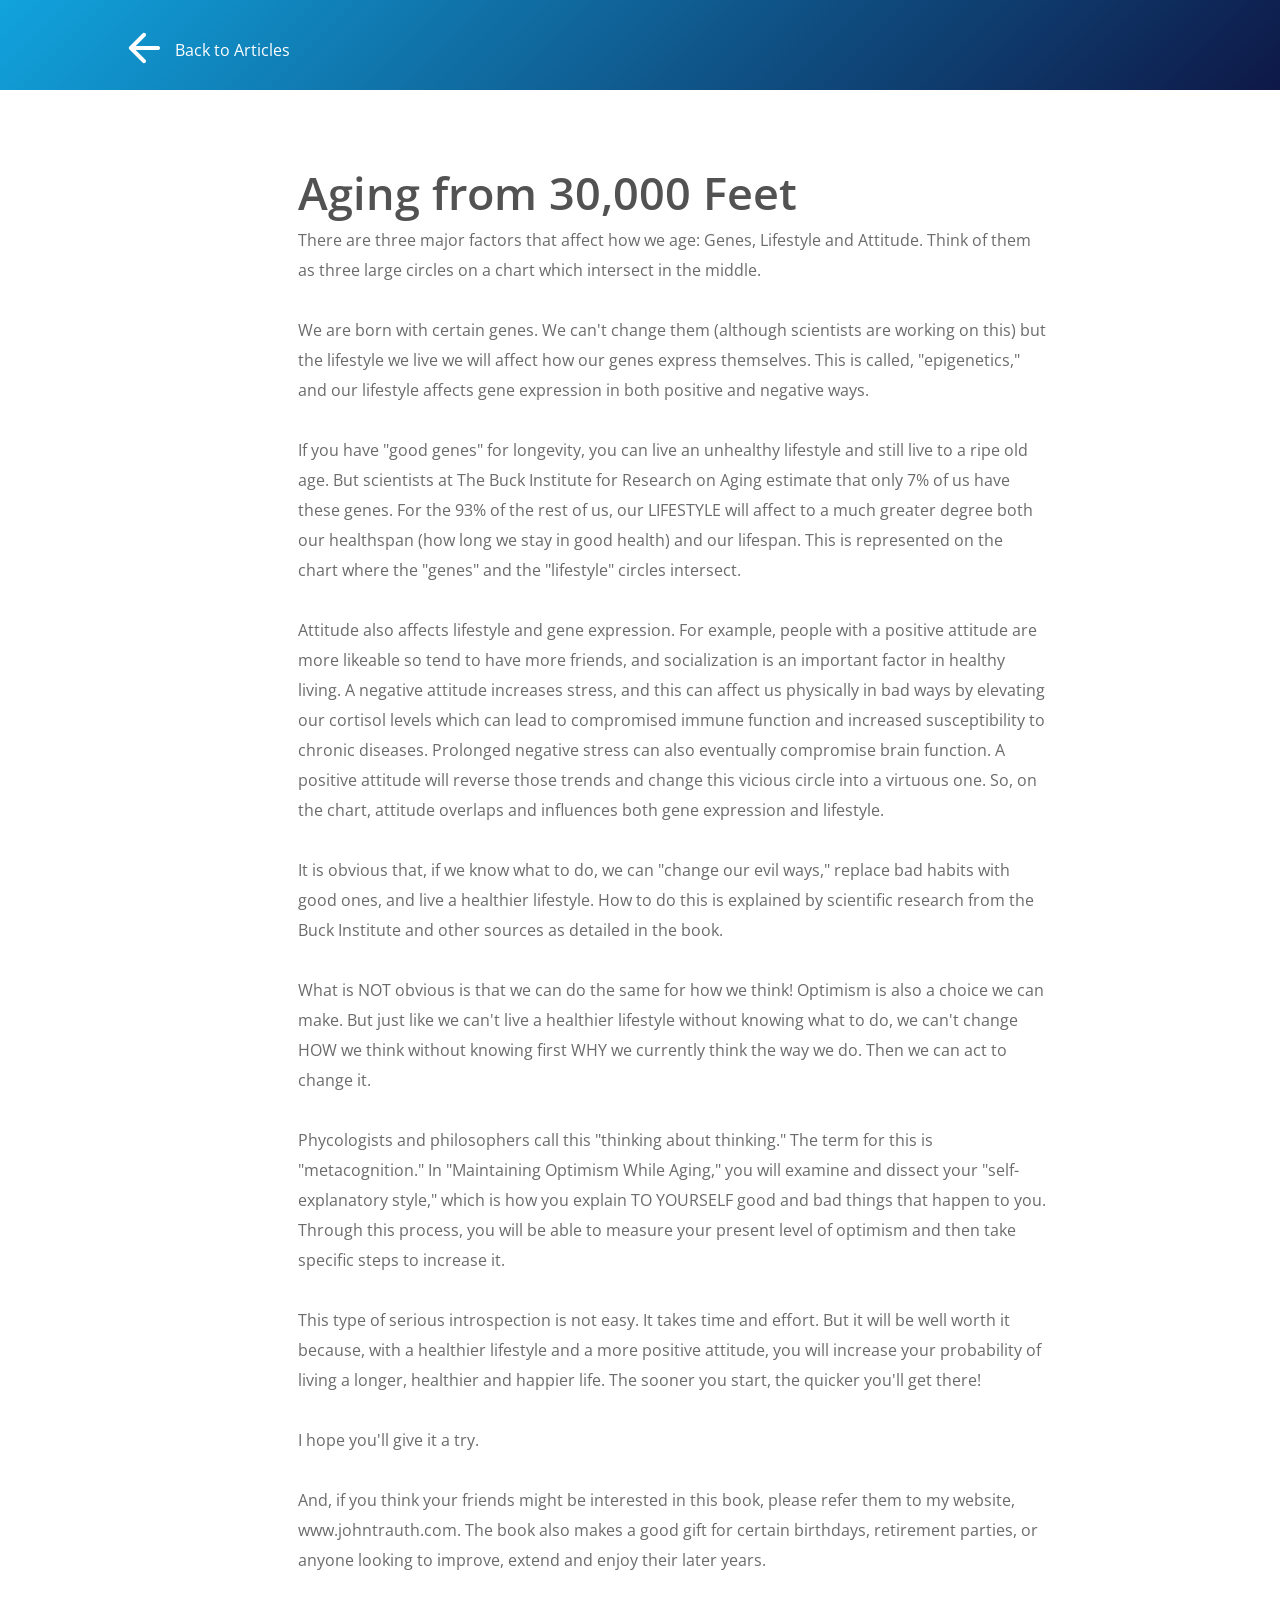
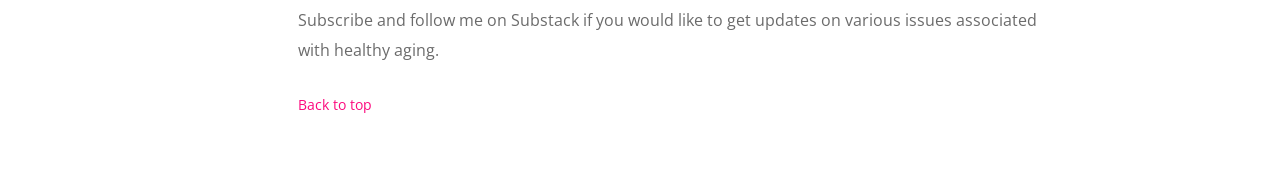
<file: aging-from-30000-feet/index.html>
<!DOCTYPE html><!-- Last Published: Fri Nov 21 2025 17:16:19 GMT+0000 (Coordinated Universal Time) --><html data-wf-domain="www.johntrauth.com" data-wf-page="aging-from-30000-feet" data-wf-site="65e76d94701aad0fc2c8e657"><head><script async src="https://www.googletagmanager.com/gtag/js?id=G-12G0W8N15R"></script><script>window.dataLayer=window.dataLayer||[];function gtag(){dataLayer.push(arguments);}gtag('js',new Date());gtag('config','G-12G0W8N15R');</script><meta charset="utf-8"/><title>Aging from 30,000 Feet | John Trauth</title><meta content="Aging from 30,000 Feet | John Trauth" property="og:title"/><meta content="Aging from 30,000 Feet" property="twitter:title"/><meta content="width=device-width, initial-scale=1" name="viewport"/><meta content="google-site-verification=QNnIoD3r-I_O9PcPG-_ou5c_qni9_vH4IeJ56aL5rhU" name="google-site-verification"/><link href="../_vendor/cdn.prod.website-files.com/65e76d94701aad0fc2c8e657/css/john-trauth.webflow.shared.ebbbabdff.css" rel="stylesheet" type="text/css"/><link href="https://fonts.googleapis.com" rel="preconnect"/><link href="https://fonts.gstatic.com" rel="preconnect" crossorigin="anonymous"/><script src="../_vendor/ajax.googleapis.com/ajax/libs/webfont/1.6.26/webfont.js" type="text/javascript"></script><script type="text/javascript">WebFont.load({  google: {    families: ["Open Sans:300,300italic,400,400italic,600,600italic,700,700italic,800,800italic","Gothic A1:300,regular,500,600,700,800"]  }});</script><script type="text/javascript">!function(o,c){var n=c.documentElement,t=" w-mod-";n.className+=t+"js",("ontouchstart"in o||o.DocumentTouch&&c instanceof DocumentTouch)&&(n.className+=t+"touch")}(window,document);</script><link href="../_vendor/cdn.prod.website-files.com/65e76d94701aad0fc2c8e657/66421f17fa62f9c49d442b8a_jtFavicon.png" rel="shortcut icon" type="image/x-icon"/><link href="../_vendor/cdn.prod.website-files.com/65e76d94701aad0fc2c8e657/66421f20cb862df16546dc0c_jtWebclip.png" rel="apple-touch-icon"/><meta content="Three major factors shape how we age: genes, lifestyle, and attitude. John Trauth explores how understanding these forces—and the science behind them—can help you live longer, healthier, and happier." name="description"/><link rel="canonical" href="https://www.johntrauth.com/aging-from-30000-feet/"/><meta property="og:url" content="https://www.johntrauth.com/aging-from-30000-feet/"/><meta property="og:image" content="https://cdn.prod.website-files.com/65e76d94701aad0fc2c8e657/65e9fe3cacebf2243ae40fa3_john-headshot.png"/><meta name="twitter:image" content="https://cdn.prod.website-files.com/65e76d94701aad0fc2c8e657/65e9fe3cacebf2243ae40fa3_john-headshot.png"/><meta name="robots" content="index, follow"/><script type="application/ld+json">{"@context":"https://schema.org","@type":"Article","headline":"Aging from 30,000 Feet","author":{"@id":"https://www.johntrauth.com/#person","name":"John Trauth"},"publisher":{"@type":"Person","name":"John Trauth","url":"https://www.johntrauth.com"},"description":"Three major factors shape how we age: genes, lifestyle, and attitude.","url":"https://www.johntrauth.com/aging-from-30000-feet/","image":"https://cdn.prod.website-files.com/65e76d94701aad0fc2c8e657/65e9fe3cacebf2243ae40fa3_john-headshot.png"}</script></head><body class="body-2"><div id="top" class="hero-copy"><div data-collapse="medium" data-animation="default" data-duration="400" data-doc-height="1" data-easing="ease" data-easing2="ease" role="banner" class="nav-copy w-nav"><div class="nav-inner-copy-2"><div class="nav-logo-wrap-copy"><a href="../blog/index.html" class="w-inline-block"><img src="../_vendor/cdn.prod.website-files.com/65e76d94701aad0fc2c8e657/65f1f78d5aefaa8beef0ca51_ic_round-arrow-back-wht.png" width="32" alt="John Trauth Author logo" height="Auto" class="image-5"/></a></div><div class="nav-menu-wrap-copy"><nav role="navigation" class="nav-menu-2-copy w-nav-menu"><a href="../blog/index.html" class="nav-link w-nav-link">Back to Articles</a></nav><div class="menu-button w-nav-button"><div class="menu-icon w-icon-nav-menu"></div></div></div></div></div></div><div class="section center yryw backbar"></div><section class="section-3-read"><div class="w-layout-blockcontainer w-container"><div class="div-block-14"><h1 class="blog-h1">Aging from 30,000 Feet</h1><p class="paragraph-7">Lorem ipsum dolor sit amet, consectetur adipiscing elit. Suspendisse varius enim in eros elementum tristique. Duis cursus, mi quis viverra ornare, eros dolor interdum nulla, ut commodo diam libero vitae erat. Aenean faucibus nibh et justo cursus id rutrum lorem imperdiet. Nunc ut sem vitae risus tristique posuere.</p><p class="blog-article">There are three major factors that affect how we age: Genes, Lifestyle and Attitude.  Think of them as three large circles on a chart which intersect in the middle.<br/><br/>We are born with certain genes.  We can&#x27;t change them (although scientists are working on this) but the lifestyle we live we will affect how our genes express themselves.  This is called, &quot;epigenetics,&quot; and our lifestyle affects gene expression in both positive and negative ways.<br/><br/>If you have &quot;good genes&quot; for longevity, you can live an unhealthy lifestyle and still live to a ripe old age.  But scientists at The Buck Institute for Research on Aging estimate that only 7% of us have these genes.   For the 93% of the rest of us, our LIFESTYLE will affect to a much greater degree both our healthspan (how long we stay in good health) and our lifespan. This is represented on the chart where the &quot;genes&quot; and the &quot;lifestyle&quot; circles intersect.<br/><br/>Attitude also affects lifestyle and gene expression. For example, people with a positive attitude are more likeable so tend to have more friends, and socialization is an important factor in healthy living. A negative attitude increases stress, and this can affect us physically in bad ways by elevating our cortisol levels which can lead to compromised immune function and increased susceptibility to chronic diseases.  Prolonged negative stress can also eventually compromise brain function.  A positive attitude will reverse those trends and change this vicious circle into a virtuous one.   So, on the chart, attitude overlaps and influences both gene expression and lifestyle.<br/><br/>It is obvious that, if we know what to do, we can &quot;change our evil ways,&quot; replace bad habits with good ones, and live a healthier lifestyle.  How to do this is explained by scientific research from the Buck Institute and other sources as detailed in the book.<br/><br/>What is NOT obvious is that we can do the same for how we think!  Optimism is also a choice we can make.  But just like we can&#x27;t live a healthier lifestyle without knowing what to do, we can&#x27;t change HOW we think without knowing first WHY we currently think the way we do.  Then we can act to change it.<br/><br/>Phycologists and philosophers call this &quot;thinking about thinking.&quot; The term for this is &quot;metacognition.&quot;   In &quot;Maintaining Optimism While Aging,&quot; you will examine and dissect your &quot;self-explanatory style,&quot; which is how you explain TO YOURSELF good and bad things that happen to you. Through this process, you will be able to measure your present level of optimism and then take specific steps to increase it.<br/><br/>This type of serious introspection is not easy.  It takes time and effort.  But it will be well worth it because, with a healthier lifestyle and a more positive attitude, you will increase your probability of living a longer, healthier and happier life.  The sooner you start, the quicker you&#x27;ll get there!<br/><br/>I hope you&#x27;ll give it a try.<br/><br/>And, if you think your friends might be interested in this book, please refer them to my website, www.johntrauth.com.   The book also makes a good gift for certain birthdays, retirement parties, or anyone looking to improve, extend and enjoy their later years.<br/><br/>Subscribe and follow me on Substack if you would like to get updates on various issues associated with healthy aging.</p><a href="#top" class="link-block w-inline-block"><div class="text-block-4">Back to top</div></a></div></div></section><script src="../_vendor/d3e54v103j8qbb.cloudfront.net/js/jquery-3.5.1.min.dc5e7f18c8.js" type="text/javascript" integrity="sha256-9/aliU8dGd2tb6OSsuzixeV4y/faTqgFtohetphbbj0=" crossorigin="anonymous"></script><script src="../_vendor/cdn.prod.website-files.com/65e76d94701aad0fc2c8e657/js/webflow.schunk.9d938a3c3e8afe40.js" type="text/javascript"></script><script src="../_vendor/cdn.prod.website-files.com/65e76d94701aad0fc2c8e657/js/webflow.schunk.26ff11e3c7739df6.js" type="text/javascript"></script><script src="../_vendor/cdn.prod.website-files.com/65e76d94701aad0fc2c8e657/js/webflow.a9ba356d.b843f0d2d9fa57fc.js" type="text/javascript"></script></body></html>
</file>
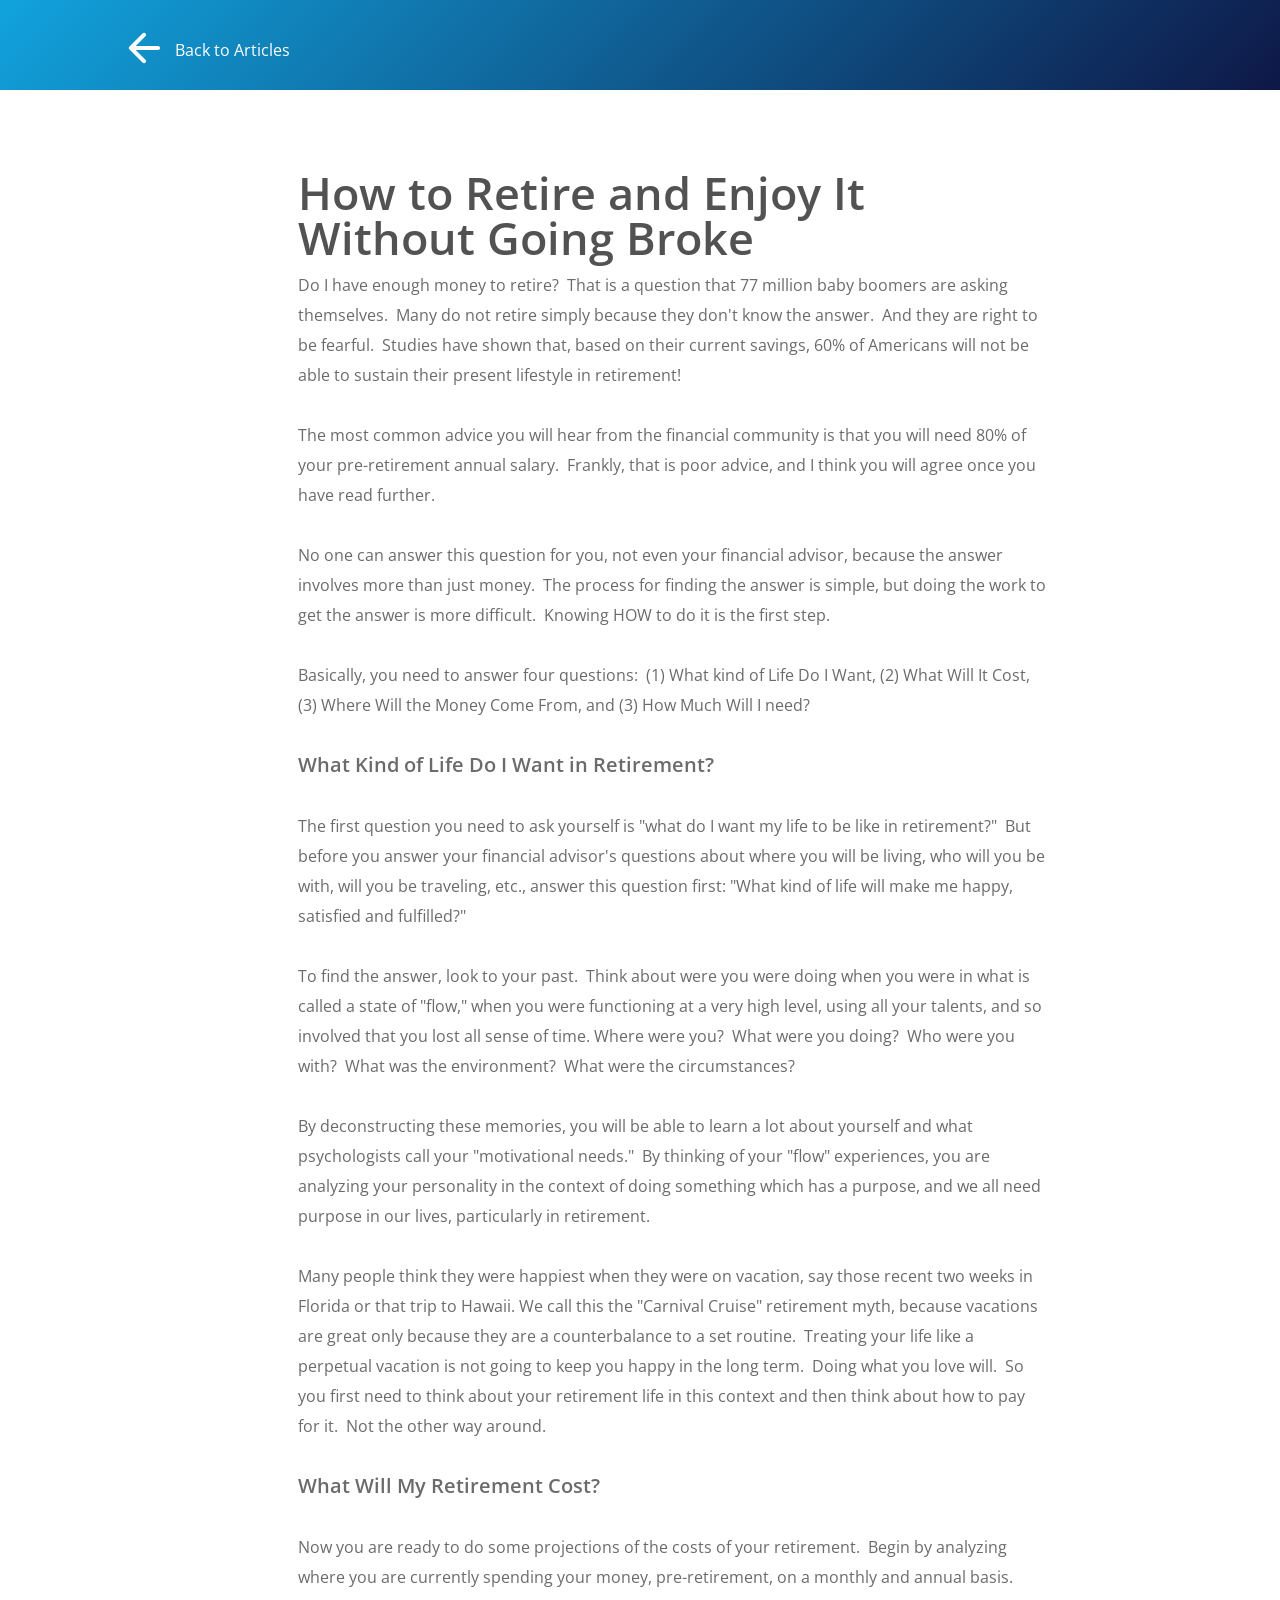
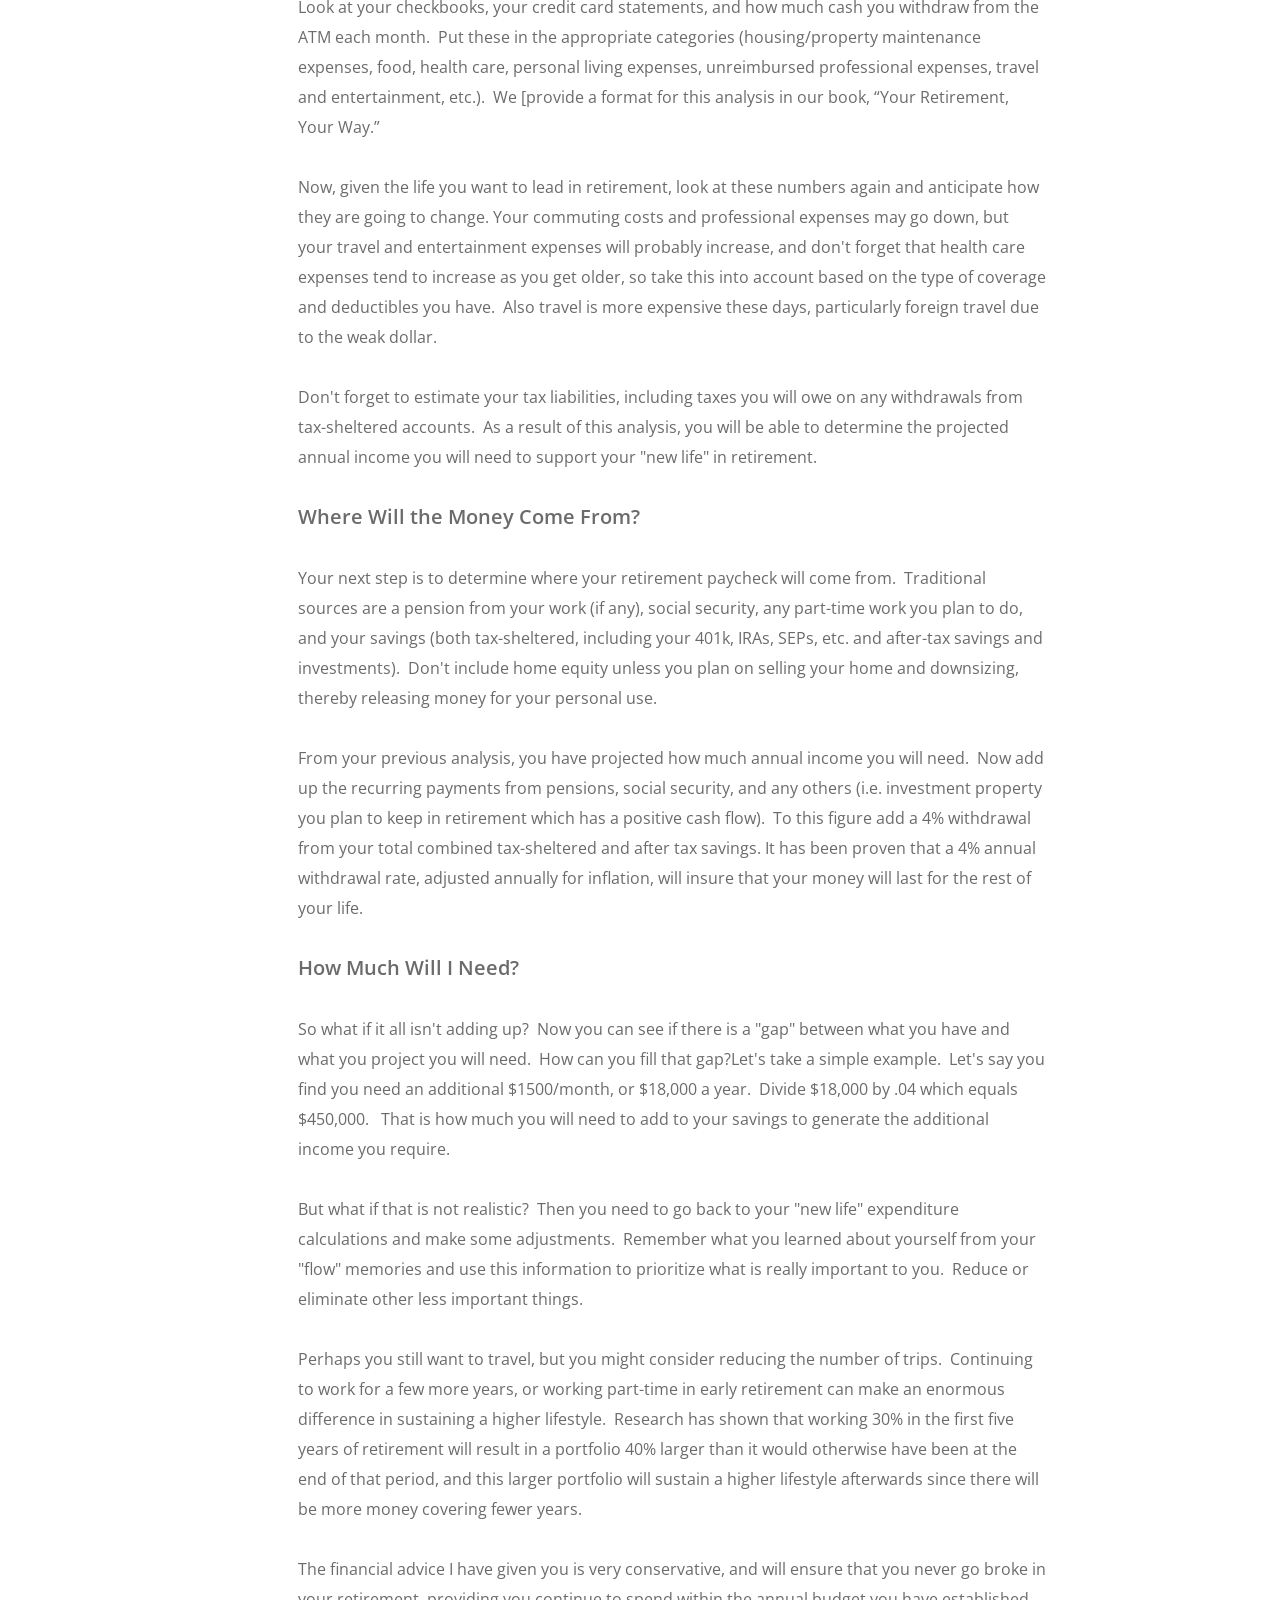
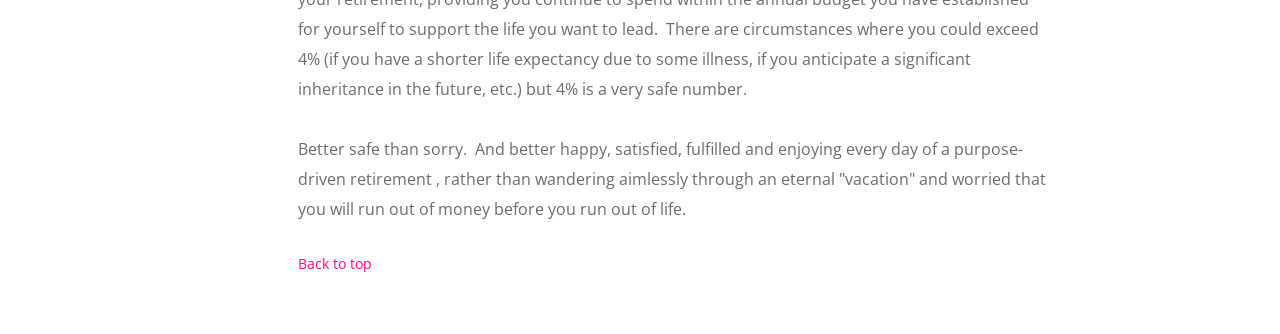
<file: blog-article/index.html>
<!DOCTYPE html><!-- Last Published: Fri Nov 21 2025 17:16:19 GMT+0000 (Coordinated Universal Time) --><html data-wf-domain="www.johntrauth.com" data-wf-page="65f1f4cdc617400bb756628d" data-wf-site="65e76d94701aad0fc2c8e657"><head><script async src="https://www.googletagmanager.com/gtag/js?id=G-12G0W8N15R"></script><script>window.dataLayer=window.dataLayer||[];function gtag(){dataLayer.push(arguments);}gtag('js',new Date());gtag('config','G-12G0W8N15R');</script><meta charset="utf-8"/><title>How to Retire and Enjoy It Without Going Broke | John Trauth</title><meta content="How to Retire and Enjoy It Without Going Broke" name="description"/><meta content="How to Retire and Enjoy It Without Going Broke | John Trauth" property="og:title"/><meta content="How to Retire and Enjoy It Without Going Broke" property="og:description"/><meta content="How to Retire and Enjoy It Without Going Broke" property="twitter:title"/><meta content="How to Retire and Enjoy It Without Going Broke" property="twitter:description"/><meta property="og:type" content="website"/><meta content="summary_large_image" name="twitter:card"/><meta content="width=device-width, initial-scale=1" name="viewport"/><meta content="google-site-verification=QNnIoD3r-I_O9PcPG-_ou5c_qni9_vH4IeJ56aL5rhU" name="google-site-verification"/><link href="../_vendor/cdn.prod.website-files.com/65e76d94701aad0fc2c8e657/css/john-trauth.webflow.shared.ebbbabdff.css" rel="stylesheet" type="text/css"/><link href="https://fonts.googleapis.com" rel="preconnect"/><link href="https://fonts.gstatic.com" rel="preconnect" crossorigin="anonymous"/><script src="../_vendor/ajax.googleapis.com/ajax/libs/webfont/1.6.26/webfont.js" type="text/javascript"></script><script type="text/javascript">WebFont.load({  google: {    families: ["Open Sans:300,300italic,400,400italic,600,600italic,700,700italic,800,800italic","Gothic A1:300,regular,500,600,700,800"]  }});</script><script type="text/javascript">!function(o,c){var n=c.documentElement,t=" w-mod-";n.className+=t+"js",("ontouchstart"in o||o.DocumentTouch&&c instanceof DocumentTouch)&&(n.className+=t+"touch")}(window,document);</script><link href="../_vendor/cdn.prod.website-files.com/65e76d94701aad0fc2c8e657/66421f17fa62f9c49d442b8a_jtFavicon.png" rel="shortcut icon" type="image/x-icon"/><link href="../_vendor/cdn.prod.website-files.com/65e76d94701aad0fc2c8e657/66421f20cb862df16546dc0c_jtWebclip.png" rel="apple-touch-icon"/><link rel="canonical" href="https://www.johntrauth.com/blog-article/"/><meta property="og:url" content="https://www.johntrauth.com/blog-article/"/><meta property="og:image" content="https://cdn.prod.website-files.com/65e76d94701aad0fc2c8e657/65e9fe3cacebf2243ae40fa3_john-headshot.png"/><meta name="twitter:image" content="https://cdn.prod.website-files.com/65e76d94701aad0fc2c8e657/65e9fe3cacebf2243ae40fa3_john-headshot.png"/><meta name="robots" content="index, follow"/><script type="application/ld+json">{"@context":"https://schema.org","@type":"Article","headline":"How to Retire and Enjoy It Without Going Broke","author":{"@id":"https://www.johntrauth.com/#person","name":"John Trauth"},"publisher":{"@type":"Person","name":"John Trauth","url":"https://www.johntrauth.com"},"description":"Practical strategies for a fulfilling retirement that doesn't deplete your savings—covering the financial and psychological dimensions of lasting happiness.","url":"https://www.johntrauth.com/blog-article/","image":"https://cdn.prod.website-files.com/65e76d94701aad0fc2c8e657/65e9fe3cacebf2243ae40fa3_john-headshot.png"}</script></head><body class="body-2"><div id="top" class="hero-copy"><div data-collapse="medium" data-animation="default" data-duration="400" data-doc-height="1" data-easing="ease" data-easing2="ease" role="banner" class="nav-copy w-nav"><div class="nav-inner-copy-2"><div class="nav-logo-wrap-copy"><a href="../blog/index.html" class="w-inline-block"><img src="../_vendor/cdn.prod.website-files.com/65e76d94701aad0fc2c8e657/65f1f78d5aefaa8beef0ca51_ic_round-arrow-back-wht.png" width="32" alt="John Trauth Author logo" height="Auto" class="image-5"/></a></div><div class="nav-menu-wrap-copy"><nav role="navigation" class="nav-menu-2-copy w-nav-menu"><a href="../blog/index.html" class="nav-link w-nav-link">Back to Articles</a></nav><div class="menu-button w-nav-button"><div class="menu-icon w-icon-nav-menu"></div></div></div></div></div></div><div class="section center yryw backbar"></div><section class="section-3-read"><div class="w-layout-blockcontainer w-container"><div class="div-block-14"><h1 class="blog-h1">How to Retire and Enjoy It Without Going Broke</h1><p class="paragraph-7">Lorem ipsum dolor sit amet, consectetur adipiscing elit. Suspendisse varius enim in eros elementum tristique. Duis cursus, mi quis viverra ornare, eros dolor interdum nulla, ut commodo diam libero vitae erat. Aenean faucibus nibh et justo cursus id rutrum lorem imperdiet. Nunc ut sem vitae risus tristique posuere.</p><p class="blog-article">Do I have enough money to retire?  That is a question that 77 million baby boomers are asking themselves.  Many do not retire simply because they don&#x27;t know the answer.  And they are right to be fearful.  Studies have shown that, based on their current savings, 60% of Americans will not be able to sustain their present lifestyle in retirement!<br/><br/>The most common advice you will hear from the financial community is that you will need 80% of your pre-retirement annual salary.  Frankly, that is poor advice, and I think you will agree once you have read further.<br/><br/>No one can answer this question for you, not even your financial advisor, because the answer involves more than just money.  The process for finding the answer is simple, but doing the work to get the answer is more difficult.  Knowing HOW to do it is the first step.<br/><br/>Basically, you need to answer four questions:  (1) What kind of Life Do I Want, (2) What Will It Cost, (3) Where Will the Money Come From, and (3) How Much Will I need? <br/><br/><span class="blog-subhead">What Kind of Life Do I Want in Retirement?<br/></span><br/>The first question you need to ask yourself is &quot;what do I want my life to be like in retirement?&quot;  But before you answer your financial advisor&#x27;s questions about where you will be living, who will you be with, will you be traveling, etc., answer this question first: &quot;What kind of life will make me happy, satisfied and fulfilled?&quot;<br/>‍<br/>To find the answer, look to your past.  Think about were you were doing when you were in what is called a state of &quot;flow,&quot; when you were functioning at a very high level, using all your talents, and so involved that you lost all sense of time. Where were you?  What were you doing?  Who were you with?  What was the environment?  What were the circumstances?<br/><br/>By deconstructing these memories, you will be able to learn a lot about yourself and what psychologists call your &quot;motivational needs.&quot;  By thinking of your &quot;flow&quot; experiences, you are analyzing your personality in the context of doing something which has a purpose, and we all need purpose in our lives, particularly in retirement.<br/><br/>Many people think they were happiest when they were on vacation, say those recent two weeks in Florida or that trip to Hawaii. We call this the &quot;Carnival Cruise&quot; retirement myth, because vacations are great only because they are a counterbalance to a set routine.  Treating your life like a perpetual vacation is not going to keep you happy in the long term.  Doing what you love will.  So you first need to think about your retirement life in this context and then think about how to pay for it.  Not the other way around.<br/><br/><span class="blog-subhead">What Will My Retirement Cost?<br/></span><br/>Now you are ready to do some projections of the costs of your retirement.  Begin by analyzing where you are currently spending your money, pre-retirement, on a monthly and annual basis.   Look at your checkbooks, your credit card statements, and how much cash you withdraw from the ATM each month.  Put these in the appropriate categories (housing/property maintenance expenses, food, health care, personal living expenses, unreimbursed professional expenses, travel and entertainment, etc.).  We [provide a format for this analysis in our book, “Your Retirement, Your Way.” <br/><br/>Now, given the life you want to lead in retirement, look at these numbers again and anticipate how they are going to change. Your commuting costs and professional expenses may go down, but your travel and entertainment expenses will probably increase, and don&#x27;t forget that health care expenses tend to increase as you get older, so take this into account based on the type of coverage and deductibles you have.  Also travel is more expensive these days, particularly foreign travel due to the weak dollar.<br/><br/>Don&#x27;t forget to estimate your tax liabilities, including taxes you will owe on any withdrawals from tax-sheltered accounts.  As a result of this analysis, you will be able to determine the projected annual income you will need to support your &quot;new life&quot; in retirement.<br/><br/><span class="blog-subhead">Where Will the Money Come From?<br/></span><br/>Your next step is to determine where your retirement paycheck will come from.  Traditional sources are a pension from your work (if any), social security, any part-time work you plan to do, and your savings (both tax-sheltered, including your 401k, IRAs, SEPs, etc. and after-tax savings and investments).  Don&#x27;t include home equity unless you plan on selling your home and downsizing, thereby releasing money for your personal use.<br/><br/>From your previous analysis, you have projected how much annual income you will need.  Now add up the recurring payments from pensions, social security, and any others (i.e. investment property you plan to keep in retirement which has a positive cash flow).  To this figure add a 4% withdrawal from your total combined tax-sheltered and after tax savings. It has been proven that a 4% annual withdrawal rate, adjusted annually for inflation, will insure that your money will last for the rest of your life. <br/><br/><span class="blog-subhead">How Much Will I Need?<br/></span><br/>So what if it all isn&#x27;t adding up?  Now you can see if there is a &quot;gap&quot; between what you have and what you project you will need.  How can you fill that gap?Let&#x27;s take a simple example.  Let&#x27;s say you find you need an additional $1500/month, or $18,000 a year.  Divide $18,000 by .04 which equals $450,000.   That is how much you will need to add to your savings to generate the additional income you require.<br/><br/>But what if that is not realistic?  Then you need to go back to your &quot;new life&quot; expenditure calculations and make some adjustments.  Remember what you learned about yourself from your &quot;flow&quot; memories and use this information to prioritize what is really important to you.  Reduce or eliminate other less important things.<br/><br/>Perhaps you still want to travel, but you might consider reducing the number of trips.  Continuing to work for a few more years, or working part-time in early retirement can make an enormous difference in sustaining a higher lifestyle.  Research has shown that working 30% in the first five years of retirement will result in a portfolio 40% larger than it would otherwise have been at the end of that period, and this larger portfolio will sustain a higher lifestyle afterwards since there will be more money covering fewer years.<br/><br/>The financial advice I have given you is very conservative, and will ensure that you never go broke in your retirement, providing you continue to spend within the annual budget you have established for yourself to support the life you want to lead.  There are circumstances where you could exceed 4% (if you have a shorter life expectancy due to some illness, if you anticipate a significant inheritance in the future, etc.) but 4% is a very safe number.<br/><br/>Better safe than sorry.  And better happy, satisfied, fulfilled and enjoying every day of a purpose-driven retirement , rather than wandering aimlessly through an eternal &quot;vacation&quot; and worried that you will run out of money before you run out of life.</p><a href="#top" class="link-block w-inline-block"><div class="text-block-4">Back to top</div></a></div></div></section><script src="../_vendor/d3e54v103j8qbb.cloudfront.net/js/jquery-3.5.1.min.dc5e7f18c8.js" type="text/javascript" integrity="sha256-9/aliU8dGd2tb6OSsuzixeV4y/faTqgFtohetphbbj0=" crossorigin="anonymous"></script><script src="../_vendor/cdn.prod.website-files.com/65e76d94701aad0fc2c8e657/js/webflow.schunk.9d938a3c3e8afe40.js" type="text/javascript"></script><script src="../_vendor/cdn.prod.website-files.com/65e76d94701aad0fc2c8e657/js/webflow.schunk.26ff11e3c7739df6.js" type="text/javascript"></script><script src="../_vendor/cdn.prod.website-files.com/65e76d94701aad0fc2c8e657/js/webflow.a9ba356d.b843f0d2d9fa57fc.js" type="text/javascript"></script></body></html>
</file>
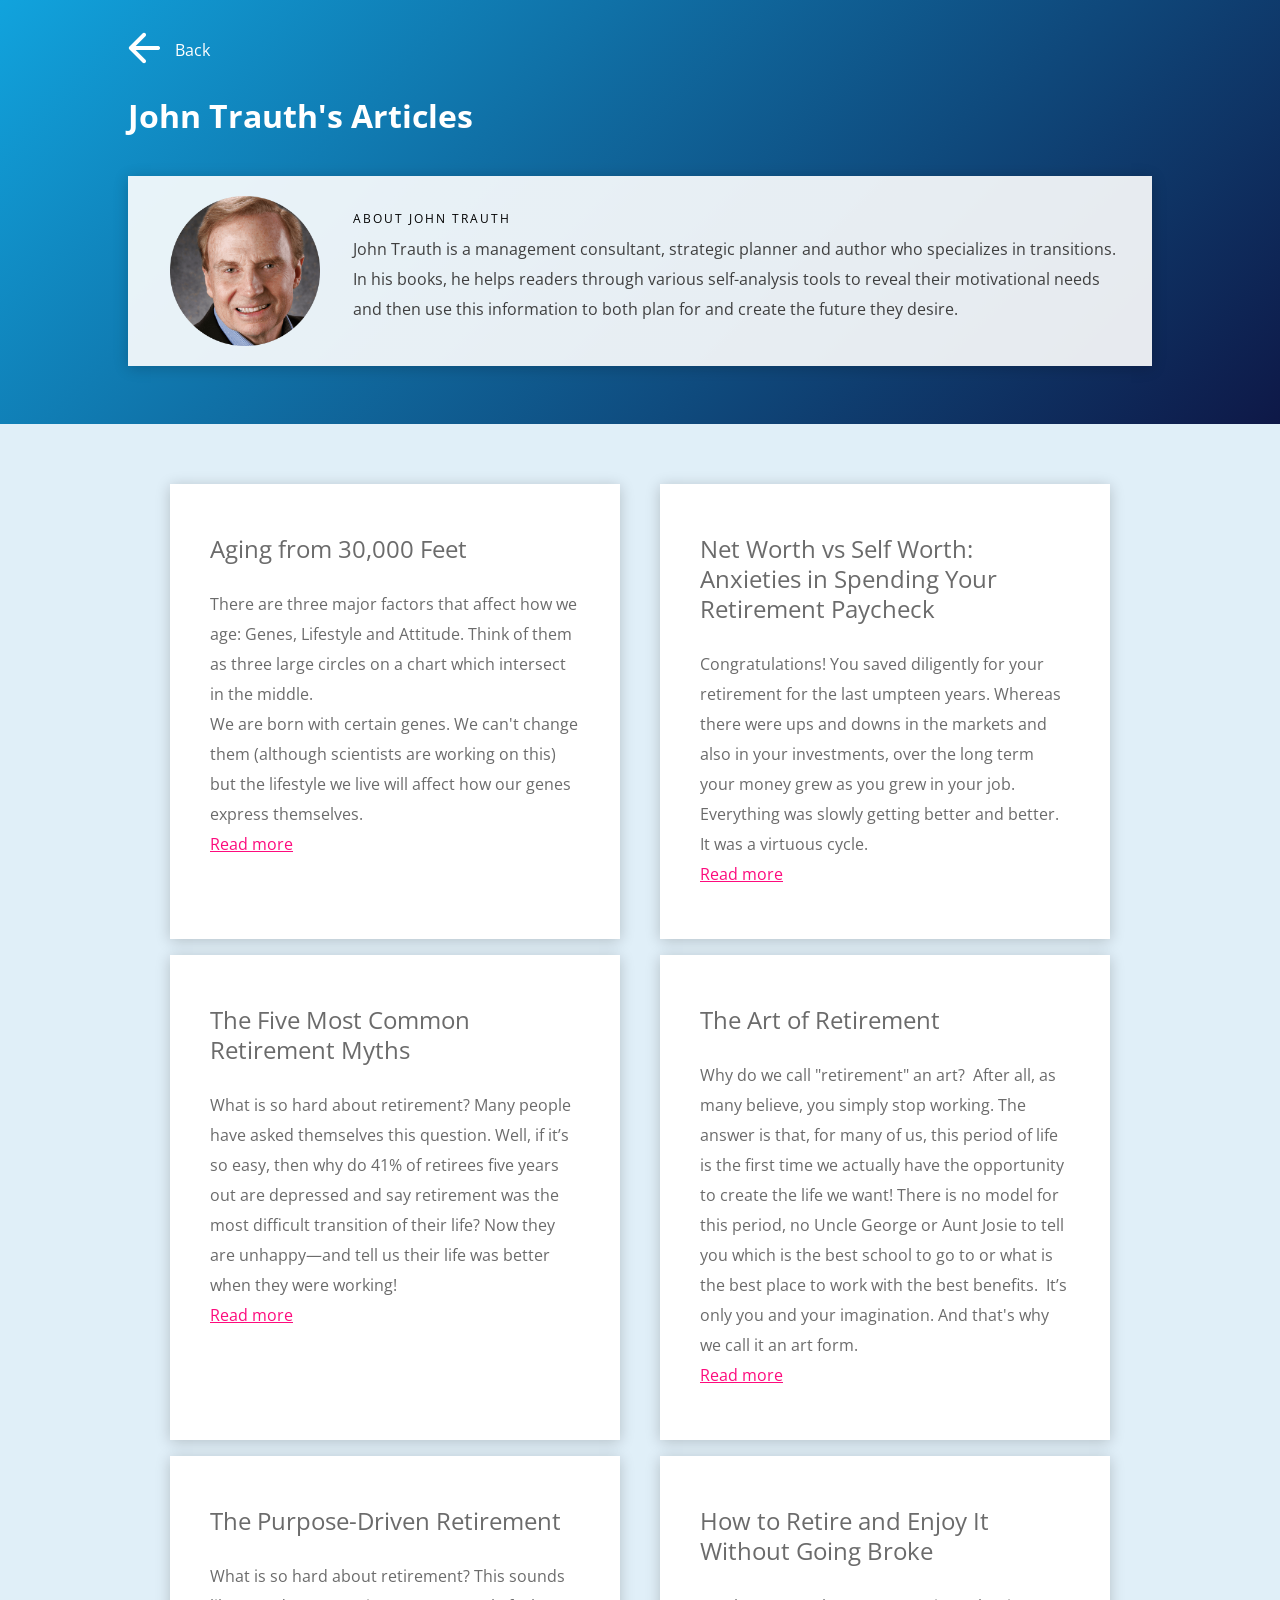
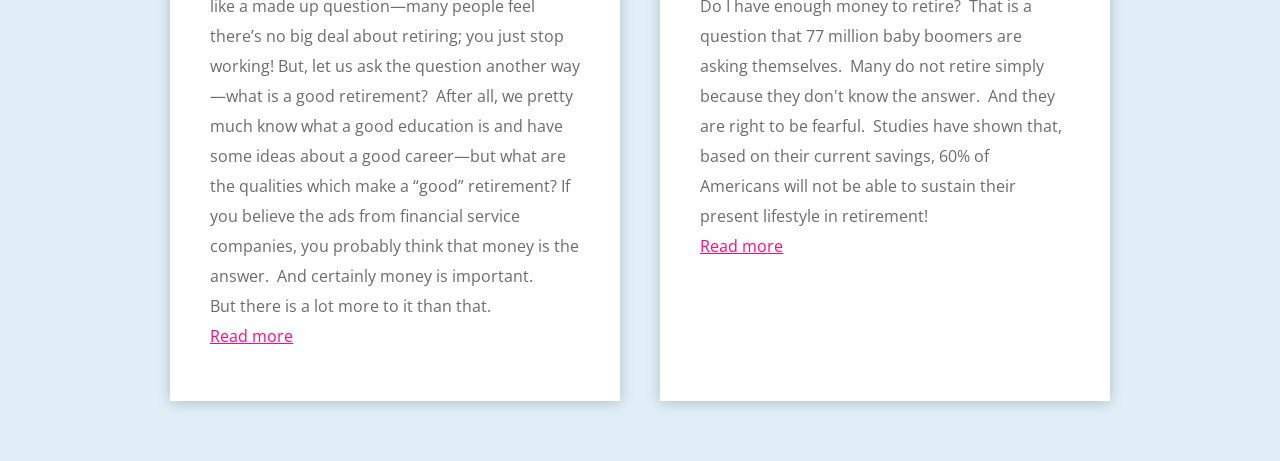
<file: blog/index.html>
<!DOCTYPE html><!-- Last Published: Fri Nov 21 2025 17:16:19 GMT+0000 (Coordinated Universal Time) --><html data-wf-domain="www.johntrauth.com" data-wf-page="65f1f4338cff7f58066f1bcb" data-wf-site="65e76d94701aad0fc2c8e657"><head><script async src="https://www.googletagmanager.com/gtag/js?id=G-12G0W8N15R"></script><script>window.dataLayer=window.dataLayer||[];function gtag(){dataLayer.push(arguments);}gtag('js',new Date());gtag('config','G-12G0W8N15R');</script><meta charset="utf-8"/><title>Articles on Retirement &amp; Aging | John Trauth</title><meta content="Articles on Retirement &amp; Aging | John Trauth" property="og:title"/><meta content="John Trauth Blog and Articles" property="twitter:title"/><meta content="width=device-width, initial-scale=1" name="viewport"/><meta content="google-site-verification=QNnIoD3r-I_O9PcPG-_ou5c_qni9_vH4IeJ56aL5rhU" name="google-site-verification"/><link href="../_vendor/cdn.prod.website-files.com/65e76d94701aad0fc2c8e657/css/john-trauth.webflow.shared.ebbbabdff.css" rel="stylesheet" type="text/css"/><link href="https://fonts.googleapis.com" rel="preconnect"/><link href="https://fonts.gstatic.com" rel="preconnect" crossorigin="anonymous"/><script src="../_vendor/ajax.googleapis.com/ajax/libs/webfont/1.6.26/webfont.js" type="text/javascript"></script><script type="text/javascript">WebFont.load({  google: {    families: ["Open Sans:300,300italic,400,400italic,600,600italic,700,700italic,800,800italic","Gothic A1:300,regular,500,600,700,800"]  }});</script><script type="text/javascript">!function(o,c){var n=c.documentElement,t=" w-mod-";n.className+=t+"js",("ontouchstart"in o||o.DocumentTouch&&c instanceof DocumentTouch)&&(n.className+=t+"touch")}(window,document);</script><link href="../_vendor/cdn.prod.website-files.com/65e76d94701aad0fc2c8e657/66421f17fa62f9c49d442b8a_jtFavicon.png" rel="shortcut icon" type="image/x-icon"/><link href="../_vendor/cdn.prod.website-files.com/65e76d94701aad0fc2c8e657/66421f20cb862df16546dc0c_jtWebclip.png" rel="apple-touch-icon"/><meta content="Read articles by John Trauth on retirement planning, healthy aging, optimism, and finding purpose in life after work." name="description"/><link rel="canonical" href="https://www.johntrauth.com/blog/"/><meta property="og:url" content="https://www.johntrauth.com/blog/"/><meta property="og:image" content="https://cdn.prod.website-files.com/65e76d94701aad0fc2c8e657/65e9fe3cacebf2243ae40fa3_john-headshot.png"/><meta name="twitter:image" content="https://cdn.prod.website-files.com/65e76d94701aad0fc2c8e657/65e9fe3cacebf2243ae40fa3_john-headshot.png"/><meta name="robots" content="index, follow"/></head><body class="body-2"><div class="section center yryw"><div id="top" class="hero-copy-2"><div data-collapse="medium" data-animation="default" data-duration="400" data-doc-height="1" data-easing="ease" data-easing2="ease" role="banner" class="nav-copy w-nav"><div class="nav-inner-copy-2"><div class="nav-logo-wrap-copy"><a href="../index.html" class="w-inline-block"><img src="../_vendor/cdn.prod.website-files.com/65e76d94701aad0fc2c8e657/65f1f78d5aefaa8beef0ca51_ic_round-arrow-back-wht.png" width="32" alt="John Trauth Author logo" height="Auto" class="image-5"/></a></div><div class="nav-menu-wrap-copy"><nav role="navigation" class="nav-menu-2-copy w-nav-menu"><a href="../index.html" class="nav-link w-nav-link">Back</a></nav><div class="menu-button w-nav-button"><div class="menu-icon w-icon-nav-menu"></div></div></div></div></div><div class="text-block-3">John Trauth&#x27;s Articles</div></div><div class="hero-content blog"><div class="w-layout-grid grid"><img src="../_vendor/cdn.prod.website-files.com/65e76d94701aad0fc2c8e657/65e9fe3cacebf2243ae40fa3_john-headshot.png" width="341" alt="" sizes="(max-width: 479px) 82vw, 150px" srcset="../_vendor/cdn.prod.website-files.com/65e76d94701aad0fc2c8e657/65e9fe3cacebf2243ae40fa3_john-headshot-p-500.png 500w, ../_vendor/cdn.prod.website-files.com/65e76d94701aad0fc2c8e657/65e9fe3cacebf2243ae40fa3_john-headshot-p-800.png 800w, ../_vendor/cdn.prod.website-files.com/65e76d94701aad0fc2c8e657/65e9fe3cacebf2243ae40fa3_john-headshot.png 940w" class="image-2"/><div id="w-node-_80550d49-fb34-8d11-761f-7922af07b046-066f1bcb" class="div-block-13"><div class="title">ABOUT JOHN TRAUTH</div><p class="paragraph-2 black">John Trauth is a management consultant, strategic planner and author who specializes in transitions. In his books, he helps readers through various self-analysis tools to reveal their motivational needs and then use this information to both plan for and create the future they desire.</p></div></div></div></div><section class="section-3"><div class="w-layout-blockcontainer container-2 w-container"><div class="w-layout-grid grid-2"><div class="johnblogarticle"><h3 class="bloggrid-header">Aging from 30,000 Feet</h3><p>There are three major factors that affect how we age: Genes, Lifestyle and Attitude.  Think of them as three large circles on a chart which intersect in the middle.<br/>We are born with certain genes.  We can't change them (although scientists are working on this) but the lifestyle we live will affect how our genes express themselves.<br/>&#x200D;<a href="../aging-from-30000-feet/index.html" class="link-3">Read more</a></p></div><div class="johnblogarticle"><h3 class="bloggrid-header">Net Worth vs Self Worth: Anxieties in Spending Your Retirement Paycheck</h3><p>Congratulations! You saved diligently for your retirement for the last umpteen years. Whereas there were ups and downs in the markets and also in your investments, over the long term your money grew as you grew in your job. Everything was slowly getting better and better. It was a virtuous cycle. <br/>‍<a href="../net-worth-vs-self-worth/index.html" class="link-3">Read more</a></p></div><div class="johnblogarticle"><h3 class="bloggrid-header">The Five Most Common Retirement Myths</h3><p>What is so hard about retirement? Many people have asked themselves this question. Well, if it’s so easy, then why do 41% of retirees five years out are depressed and say retirement was the most difficult transition of their life? Now they are unhappy—and tell us their life was better when they were working!<br/>‍<a href="../the-five-most-common-retirement-myths/index.html" class="link-3">Read more</a></p></div><div class="johnblogarticle"><h3 class="bloggrid-header">The Art of Retirement</h3><p>Why do we call &quot;retirement&quot; an art?  After all, as many believe, you simply stop working. The answer is that, for many of us, this period of life is the first time we actually have the opportunity to create the life we want! There is no model for this period, no Uncle George or Aunt Josie to tell you which is the best school to go to or what is the best place to work with the best benefits.  It’s only you and your imagination. And that&#x27;s why we call it an art form.<br/>‍<a href="../the-art-of-retirement/index.html" class="link-3">Read more</a></p></div><div class="johnblogarticle"><h3 class="bloggrid-header">The Purpose-Driven Retirement</h3><p>What is so hard about retirement? This sounds like a made up question—many people feel there’s no big deal about retiring; you just stop working! But, let us ask the question another way—what is a good retirement?  After all, we pretty much know what a good education is and have some ideas about a good career—but what are the qualities which make a “good” retirement? If you believe the ads from financial service companies, you probably think that money is the answer.  And certainly money is important. <br/>But there is a lot more to it than that.<br/>‍<a href="../the-purpose-driven-retirement/index.html" class="link-3">Read more</a></p></div><div class="johnblogarticle"><h3 class="bloggrid-header">How to Retire and Enjoy It Without Going Broke</h3><p>Do I have enough money to retire?  That is a question that 77 million baby boomers are asking themselves.  Many do not retire simply because they don&#x27;t know the answer.  And they are right to be fearful.  Studies have shown that, based on their current savings, 60% of Americans will not be able to sustain their present lifestyle in retirement! <br/>‍<a href="../blog-article/index.html" class="link-3">Read more</a></p></div></div></div></section><script src="../_vendor/d3e54v103j8qbb.cloudfront.net/js/jquery-3.5.1.min.dc5e7f18c8.js" type="text/javascript" integrity="sha256-9/aliU8dGd2tb6OSsuzixeV4y/faTqgFtohetphbbj0=" crossorigin="anonymous"></script><script src="../_vendor/cdn.prod.website-files.com/65e76d94701aad0fc2c8e657/js/webflow.schunk.9d938a3c3e8afe40.js" type="text/javascript"></script><script src="../_vendor/cdn.prod.website-files.com/65e76d94701aad0fc2c8e657/js/webflow.schunk.26ff11e3c7739df6.js" type="text/javascript"></script><script src="../_vendor/cdn.prod.website-files.com/65e76d94701aad0fc2c8e657/js/webflow.a9ba356d.b843f0d2d9fa57fc.js" type="text/javascript"></script></body></html>
</file>
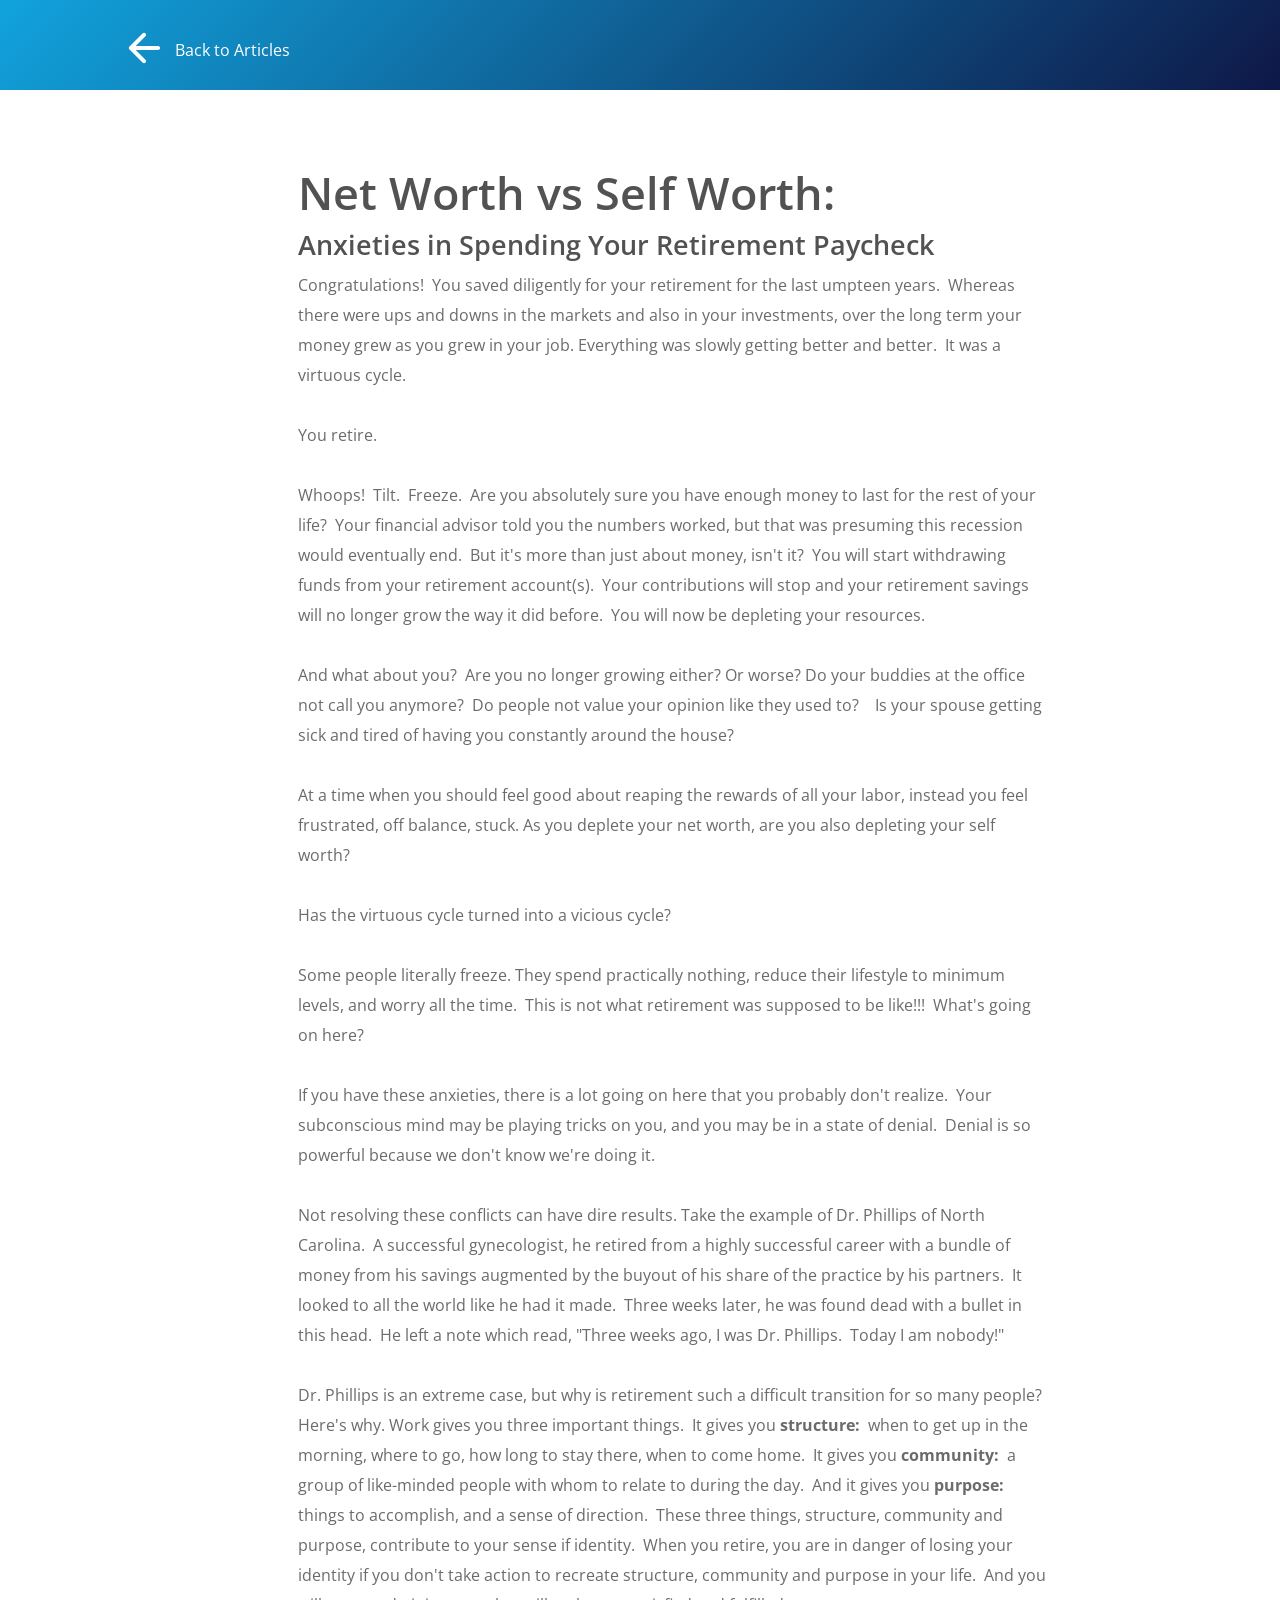
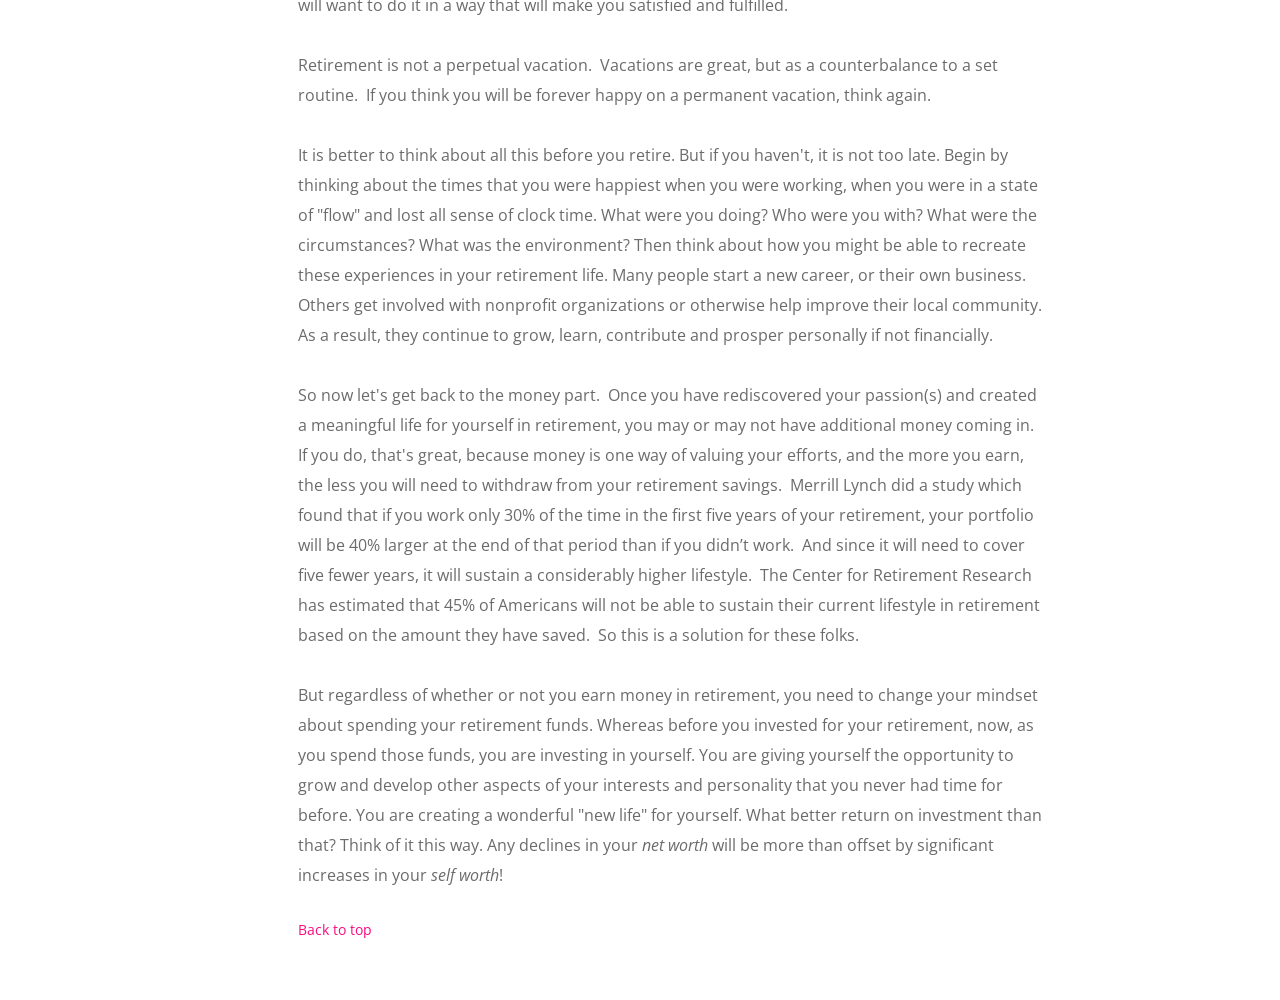
<file: net-worth-vs-self-worth/index.html>
<!DOCTYPE html><!-- Last Published: Fri Nov 21 2025 17:16:19 GMT+0000 (Coordinated Universal Time) --><html data-wf-domain="www.johntrauth.com" data-wf-page="65f49cf423e695f2111e687e" data-wf-site="65e76d94701aad0fc2c8e657"><head><script async src="https://www.googletagmanager.com/gtag/js?id=G-12G0W8N15R"></script><script>window.dataLayer=window.dataLayer||[];function gtag(){dataLayer.push(arguments);}gtag('js',new Date());gtag('config','G-12G0W8N15R');</script><meta charset="utf-8"/><title>Net Worth vs. Self Worth in Retirement | John Trauth</title><meta content="Net Worth vs. Self Worth in Retirement | John Trauth" property="og:title"/><meta content="Net Worth Vs Self Worth" property="twitter:title"/><meta content="width=device-width, initial-scale=1" name="viewport"/><meta content="google-site-verification=QNnIoD3r-I_O9PcPG-_ou5c_qni9_vH4IeJ56aL5rhU" name="google-site-verification"/><link href="../_vendor/cdn.prod.website-files.com/65e76d94701aad0fc2c8e657/css/john-trauth.webflow.shared.ebbbabdff.css" rel="stylesheet" type="text/css"/><link href="https://fonts.googleapis.com" rel="preconnect"/><link href="https://fonts.gstatic.com" rel="preconnect" crossorigin="anonymous"/><script src="../_vendor/ajax.googleapis.com/ajax/libs/webfont/1.6.26/webfont.js" type="text/javascript"></script><script type="text/javascript">WebFont.load({  google: {    families: ["Open Sans:300,300italic,400,400italic,600,600italic,700,700italic,800,800italic","Gothic A1:300,regular,500,600,700,800"]  }});</script><script type="text/javascript">!function(o,c){var n=c.documentElement,t=" w-mod-";n.className+=t+"js",("ontouchstart"in o||o.DocumentTouch&&c instanceof DocumentTouch)&&(n.className+=t+"touch")}(window,document);</script><link href="../_vendor/cdn.prod.website-files.com/65e76d94701aad0fc2c8e657/66421f17fa62f9c49d442b8a_jtFavicon.png" rel="shortcut icon" type="image/x-icon"/><link href="../_vendor/cdn.prod.website-files.com/65e76d94701aad0fc2c8e657/66421f20cb862df16546dc0c_jtWebclip.png" rel="apple-touch-icon"/><meta content="After years of saving, many retirees feel anxious about spending their nest egg. John Trauth explores how to shift your identity from accumulator to enjoyer—and align your sense of self-worth with your financial reality." name="description"/><link rel="canonical" href="https://www.johntrauth.com/net-worth-vs-self-worth/"/><meta property="og:url" content="https://www.johntrauth.com/net-worth-vs-self-worth/"/><meta property="og:image" content="https://cdn.prod.website-files.com/65e76d94701aad0fc2c8e657/65e9fe3cacebf2243ae40fa3_john-headshot.png"/><meta name="twitter:image" content="https://cdn.prod.website-files.com/65e76d94701aad0fc2c8e657/65e9fe3cacebf2243ae40fa3_john-headshot.png"/><meta name="robots" content="index, follow"/><script type="application/ld+json">{"@context":"https://schema.org","@type":"Article","headline":"Net Worth vs. Self Worth: Anxieties in Spending Your Retirement Paycheck","author":{"@id":"https://www.johntrauth.com/#person","name":"John Trauth"},"publisher":{"@type":"Person","name":"John Trauth","url":"https://www.johntrauth.com"},"description":"How to shift from accumulating wealth to enjoying it in retirement, and align self-worth with financial reality.","url":"https://www.johntrauth.com/net-worth-vs-self-worth/","image":"https://cdn.prod.website-files.com/65e76d94701aad0fc2c8e657/65e9fe3cacebf2243ae40fa3_john-headshot.png"}</script></head><body class="body-2"><div id="top" class="hero-copy"><div data-collapse="medium" data-animation="default" data-duration="400" data-doc-height="1" data-easing="ease" data-easing2="ease" role="banner" class="nav-copy w-nav"><div class="nav-inner-copy-2"><div class="nav-logo-wrap-copy"><a href="../blog/index.html" class="w-inline-block"><img src="../_vendor/cdn.prod.website-files.com/65e76d94701aad0fc2c8e657/65f1f78d5aefaa8beef0ca51_ic_round-arrow-back-wht.png" width="32" alt="John Trauth Author logo" height="Auto" class="image-5"/></a></div><div class="nav-menu-wrap-copy"><nav role="navigation" class="nav-menu-2-copy w-nav-menu"><a href="../blog/index.html" class="nav-link w-nav-link">Back to Articles</a></nav><div class="menu-button w-nav-button"><div class="menu-icon w-icon-nav-menu"></div></div></div></div></div></div><div class="section center yryw backbar"></div><section class="section-3-read"><div class="w-layout-blockcontainer w-container"><div class="div-block-14"><h1 class="blog-h1">Net Worth vs Self Worth:<br/><span class="text-span">Anxieties in Spending Your Retirement Paycheck</span></h1><p class="paragraph-7">Lorem ipsum dolor sit amet, consectetur adipiscing elit. Suspendisse varius enim in eros elementum tristique. Duis cursus, mi quis viverra ornare, eros dolor interdum nulla, ut commodo diam libero vitae erat. Aenean faucibus nibh et justo cursus id rutrum lorem imperdiet. Nunc ut sem vitae risus tristique posuere.</p><p class="blog-article">Congratulations!  You saved diligently for your retirement for the last umpteen years.  Whereas there were ups and downs in the markets and also in your investments, over the long term your money grew as you grew in your job. Everything was slowly getting better and better.  It was a virtuous cycle. <br/><br/>You retire.<br/><br/>Whoops!  Tilt.  Freeze.  Are you absolutely sure you have enough money to last for the rest of your life?  Your financial advisor told you the numbers worked, but that was presuming this recession would eventually end.  But it&#x27;s more than just about money, isn&#x27;t it?  You will start withdrawing funds from your retirement account(s).  Your contributions will stop and your retirement savings will no longer grow the way it did before.  You will now be depleting your resources.<br/><br/>And what about you?  Are you no longer growing either? Or worse? Do your buddies at the office not call you anymore?  Do people not value your opinion like they used to?    Is your spouse getting sick and tired of having you constantly around the house?<br/><br/>At a time when you should feel good about reaping the rewards of all your labor, instead you feel frustrated, off balance, stuck. As you deplete your net worth, are you also depleting your self worth?<br/><br/>Has the virtuous cycle turned into a vicious cycle?<br/><br/>Some people literally freeze. They spend practically nothing, reduce their lifestyle to minimum levels, and worry all the time.  This is not what retirement was supposed to be like!!!  What&#x27;s going on here?<br/><br/>If you have these anxieties, there is a lot going on here that you probably don&#x27;t realize.  Your subconscious mind may be playing tricks on you, and you may be in a state of denial.  Denial is so powerful because we don&#x27;t know we&#x27;re doing it.<br/><br/>Not resolving these conflicts can have dire results. Take the example of Dr. Phillips of North Carolina.  A successful gynecologist, he retired from a highly successful career with a bundle of money from his savings augmented by the buyout of his share of the practice by his partners.  It looked to all the world like he had it made.  Three weeks later, he was found dead with a bullet in this head.  He left a note which read, &quot;Three weeks ago, I was Dr. Phillips.  Today I am nobody!&quot;<br/><br/>Dr. Phillips is an extreme case, but why is retirement such a difficult transition for so many people?  Here&#x27;s why. Work gives you three important things.  It gives you <strong>structure:  </strong>when to get up in the morning, where to go, how long to stay there, when to come home.  It gives you <strong>community:  </strong>a group of like-minded people with whom to relate to during the day.  And it gives you <strong>purpose: </strong>things to accomplish, and a sense of direction.  These three things, structure, community and purpose, contribute to your sense if identity.  When you retire, you are in danger of losing your identity if you don&#x27;t take action to recreate structure, community and purpose in your life.  And you will want to do it in a way that will make you satisfied and fulfilled.  <br/><br/>Retirement is not a perpetual vacation.  Vacations are great, but as a counterbalance to a set routine.  If you think you will be forever happy on a permanent vacation, think again.<br/><br/>It is better to think about all this before you retire. But if you haven&#x27;t, it is not too late. Begin by thinking about the times that you were happiest when you were working, when you were in a state of &quot;flow&quot; and lost all sense of clock time. What were you doing? Who were you with? What were the circumstances? What was the environment? Then think about how you might be able to recreate these experiences in your retirement life. Many people start a new career, or their own business. Others get involved with nonprofit organizations or otherwise help improve their local community. As a result, they continue to grow, learn, contribute and prosper personally if not financially.<br/><br/>So now let&#x27;s get back to the money part.  Once you have rediscovered your passion(s) and created a meaningful life for yourself in retirement, you may or may not have additional money coming in.  If you do, that&#x27;s great, because money is one way of valuing your efforts, and the more you earn, the less you will need to withdraw from your retirement savings.  Merrill Lynch did a study which found that if you work only 30% of the time in the first five years of your retirement, your portfolio will be 40% larger at the end of that period than if you didn’t work.  And since it will need to cover five fewer years, it will sustain a considerably higher lifestyle.  The Center for Retirement Research has estimated that 45% of Americans will not be able to sustain their current lifestyle in retirement based on the amount they have saved.  So this is a solution for these folks.<br/><br/>But regardless of whether or not you earn money in retirement, you need to change your mindset about spending your retirement funds. Whereas before you invested for your retirement, now, as you spend those funds, you are investing in yourself. You are giving yourself the opportunity to grow and develop other aspects of your interests and personality that you never had time for before. You are creating a wonderful &quot;new life&quot; for yourself. What better return on investment than that? Think of it this way. Any declines in your <em>net worth</em> will be more than offset by significant increases in your <em>self worth</em>!</p><a href="#top" class="link-block w-inline-block"><div class="text-block-4">Back to top</div></a></div></div></section><script src="../_vendor/d3e54v103j8qbb.cloudfront.net/js/jquery-3.5.1.min.dc5e7f18c8.js" type="text/javascript" integrity="sha256-9/aliU8dGd2tb6OSsuzixeV4y/faTqgFtohetphbbj0=" crossorigin="anonymous"></script><script src="../_vendor/cdn.prod.website-files.com/65e76d94701aad0fc2c8e657/js/webflow.schunk.9d938a3c3e8afe40.js" type="text/javascript"></script><script src="../_vendor/cdn.prod.website-files.com/65e76d94701aad0fc2c8e657/js/webflow.schunk.26ff11e3c7739df6.js" type="text/javascript"></script><script src="../_vendor/cdn.prod.website-files.com/65e76d94701aad0fc2c8e657/js/webflow.a9ba356d.b843f0d2d9fa57fc.js" type="text/javascript"></script></body></html>
</file>
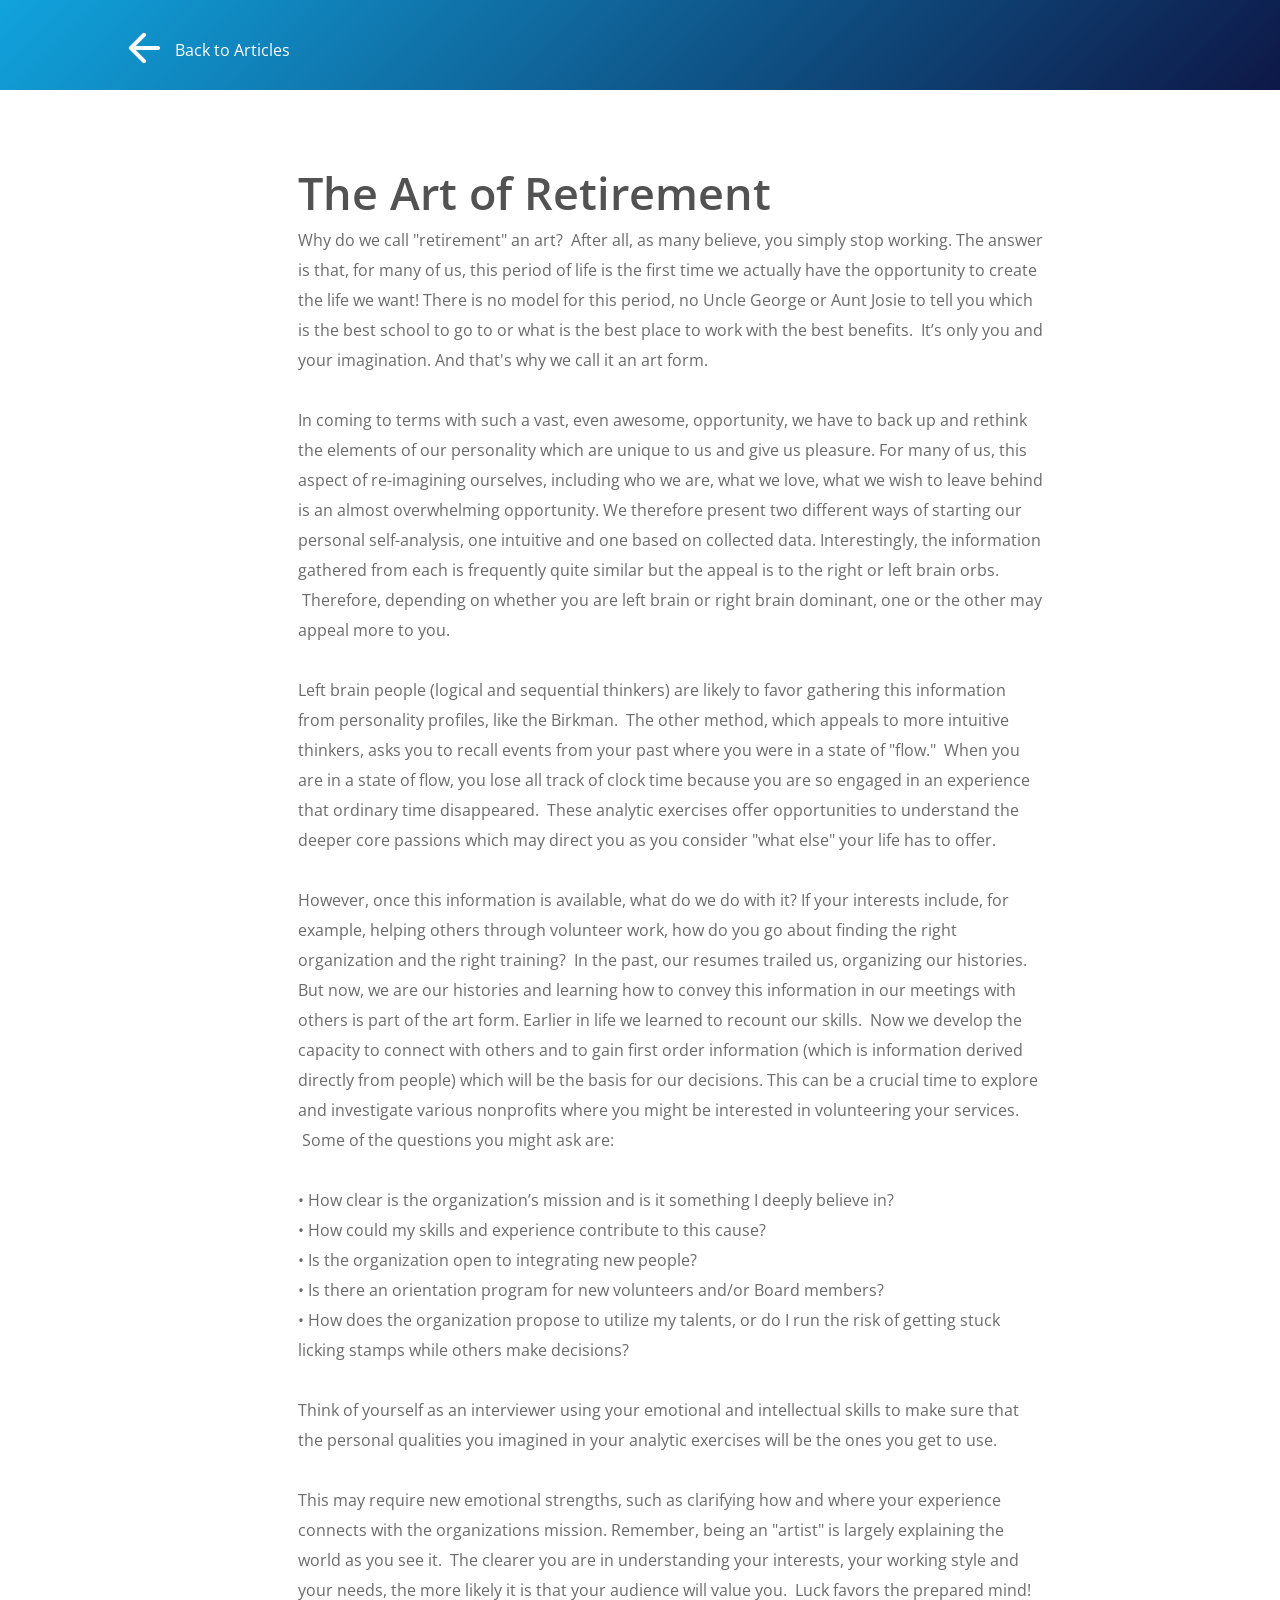
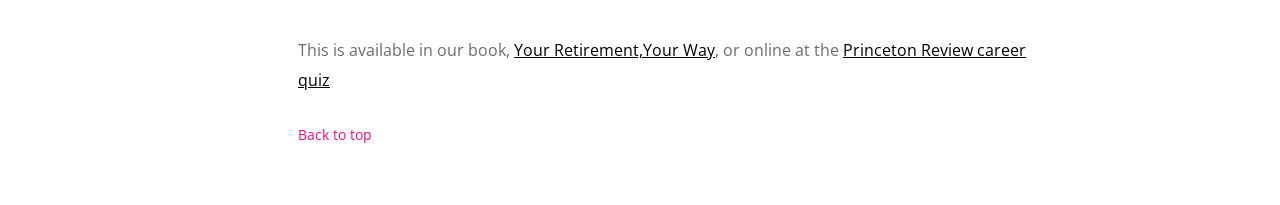
<file: the-art-of-retirement/index.html>
<!DOCTYPE html><!-- Last Published: Fri Nov 21 2025 17:16:19 GMT+0000 (Coordinated Universal Time) --><html data-wf-domain="www.johntrauth.com" data-wf-page="66252fac3e3abfceb7f96049" data-wf-site="65e76d94701aad0fc2c8e657"><head><script async src="https://www.googletagmanager.com/gtag/js?id=G-12G0W8N15R"></script><script>window.dataLayer=window.dataLayer||[];function gtag(){dataLayer.push(arguments);}gtag('js',new Date());gtag('config','G-12G0W8N15R');</script><meta charset="utf-8"/><title>The Art of Retirement | John Trauth</title><meta content="The Art of Retirement | John Trauth" property="og:title"/><meta content="The Art of Retirement" property="twitter:title"/><meta content="width=device-width, initial-scale=1" name="viewport"/><meta content="google-site-verification=QNnIoD3r-I_O9PcPG-_ou5c_qni9_vH4IeJ56aL5rhU" name="google-site-verification"/><link href="../_vendor/cdn.prod.website-files.com/65e76d94701aad0fc2c8e657/css/john-trauth.webflow.shared.ebbbabdff.css" rel="stylesheet" type="text/css"/><link href="https://fonts.googleapis.com" rel="preconnect"/><link href="https://fonts.gstatic.com" rel="preconnect" crossorigin="anonymous"/><script src="../_vendor/ajax.googleapis.com/ajax/libs/webfont/1.6.26/webfont.js" type="text/javascript"></script><script type="text/javascript">WebFont.load({  google: {    families: ["Open Sans:300,300italic,400,400italic,600,600italic,700,700italic,800,800italic","Gothic A1:300,regular,500,600,700,800"]  }});</script><script type="text/javascript">!function(o,c){var n=c.documentElement,t=" w-mod-";n.className+=t+"js",("ontouchstart"in o||o.DocumentTouch&&c instanceof DocumentTouch)&&(n.className+=t+"touch")}(window,document);</script><link href="../_vendor/cdn.prod.website-files.com/65e76d94701aad0fc2c8e657/66421f17fa62f9c49d442b8a_jtFavicon.png" rel="shortcut icon" type="image/x-icon"/><link href="../_vendor/cdn.prod.website-files.com/65e76d94701aad0fc2c8e657/66421f20cb862df16546dc0c_jtWebclip.png" rel="apple-touch-icon"/><meta content="Retirement is more than stopping work—it's an art form requiring intention and creativity. John Trauth explores how to craft a purposeful, fulfilling retirement that goes far beyond a paycheck." name="description"/><link rel="canonical" href="https://www.johntrauth.com/the-art-of-retirement/"/><meta property="og:url" content="https://www.johntrauth.com/the-art-of-retirement/"/><meta property="og:image" content="https://cdn.prod.website-files.com/65e76d94701aad0fc2c8e657/65e9fe3cacebf2243ae40fa3_john-headshot.png"/><meta name="twitter:image" content="https://cdn.prod.website-files.com/65e76d94701aad0fc2c8e657/65e9fe3cacebf2243ae40fa3_john-headshot.png"/><meta name="robots" content="index, follow"/><script type="application/ld+json">{"@context":"https://schema.org","@type":"Article","headline":"The Art of Retirement","author":{"@id":"https://www.johntrauth.com/#person","name":"John Trauth"},"publisher":{"@type":"Person","name":"John Trauth","url":"https://www.johntrauth.com"},"description":"How to craft a purposeful, fulfilling retirement that goes beyond simply stopping work.","url":"https://www.johntrauth.com/the-art-of-retirement/","image":"https://cdn.prod.website-files.com/65e76d94701aad0fc2c8e657/65e9fe3cacebf2243ae40fa3_john-headshot.png"}</script></head><body class="body-2"><div id="top" class="hero-copy"><div data-collapse="medium" data-animation="default" data-duration="400" data-doc-height="1" data-easing="ease" data-easing2="ease" role="banner" class="nav-copy w-nav"><div class="nav-inner-copy-2"><div class="nav-logo-wrap-copy"><a href="../blog/index.html" class="w-inline-block"><img src="../_vendor/cdn.prod.website-files.com/65e76d94701aad0fc2c8e657/65f1f78d5aefaa8beef0ca51_ic_round-arrow-back-wht.png" width="32" alt="John Trauth Author logo" height="Auto" class="image-5"/></a></div><div class="nav-menu-wrap-copy"><nav role="navigation" class="nav-menu-2-copy w-nav-menu"><a href="../blog/index.html" class="nav-link w-nav-link">Back to Articles</a></nav><div class="menu-button w-nav-button"><div class="menu-icon w-icon-nav-menu"></div></div></div></div></div></div><div class="section center yryw backbar"></div><section class="section-3-read"><div class="w-layout-blockcontainer w-container"><div class="div-block-14"><h1 class="blog-h1">The Art of Retirement</h1><p class="paragraph-7">Lorem ipsum dolor sit amet, consectetur adipiscing elit. Suspendisse varius enim in eros elementum tristique. Duis cursus, mi quis viverra ornare, eros dolor interdum nulla, ut commodo diam libero vitae erat. Aenean faucibus nibh et justo cursus id rutrum lorem imperdiet. Nunc ut sem vitae risus tristique posuere.</p><p class="blog-article">‍Why do we call &quot;retirement&quot; an art?  After all, as many believe, you simply stop working. The answer is that, for many of us, this period of life is the first time we actually have the opportunity to create the life we want! There is no model for this period, no Uncle George or Aunt Josie to tell you which is the best school to go to or what is the best place to work with the best benefits.  It’s only you and your imagination. And that&#x27;s why we call it an art form.<br/><br/>In coming to terms with such a vast, even awesome, opportunity, we have to back up and rethink the elements of our personality which are unique to us and give us pleasure. For many of us, this aspect of re-imagining ourselves, including who we are, what we love, what we wish to leave behind is an almost overwhelming opportunity. We therefore present two different ways of starting our personal self-analysis, one intuitive and one based on collected data. Interestingly, the information gathered from each is frequently quite similar but the appeal is to the right or left brain orbs.  Therefore, depending on whether you are left brain or right brain dominant, one or the other may appeal more to you.  <br/><br/>Left brain people (logical and sequential thinkers) are likely to favor gathering this information from personality profiles, like the Birkman.  The other method, which appeals to more intuitive thinkers, asks you to recall events from your past where you were in a state of &quot;flow.&quot;  When you are in a state of flow, you lose all track of clock time because you are so engaged in an experience that ordinary time disappeared.  These analytic exercises offer opportunities to understand the deeper core passions which may direct you as you consider &quot;what else&quot; your life has to offer.<br/><br/>However, once this information is available, what do we do with it? If your interests include, for example, helping others through volunteer work, how do you go about finding the right organization and the right training?  In the past, our resumes trailed us, organizing our histories. But now, we are our histories and learning how to convey this information in our meetings with others is part of the art form. Earlier in life we learned to recount our skills.  Now we develop the capacity to connect with others and to gain first order information (which is information derived directly from people) which will be the basis for our decisions. This can be a crucial time to explore and investigate various nonprofits where you might be interested in volunteering your services.  Some of the questions you might ask are:<br/>‍<br/><span>• How clear is the organization’s mission and is it something I deeply believe in? <br/>• How could my skills and experience contribute to this cause?<br/>• Is the organization open to integrating new people?<br/>• Is there an orientation program for new volunteers and/or Board members?<br/>• How does the organization propose to utilize my talents, or do I run the risk of getting stuck licking stamps while others make decisions?</span><br/><br/>Think of yourself as an interviewer using your emotional and intellectual skills to make sure that the personal qualities you imagined in your analytic exercises will be the ones you get to use.<br/><br/>This may require new emotional strengths, such as clarifying how and where your experience connects with the organizations mission. Remember, being an &quot;artist&quot; is largely explaining the world as you see it.  The clearer you are in understanding your interests, your working style and your needs, the more likely it is that your audience will value you.  Luck favors the prepared mind!<br/><br/>This is available in our book, <a href="https://a.co/d/3vVhb3R" target="_blank">Your Retirement,Your Way</a>, or online at the <a href="http://www.princetonreview.com/cte/quiz/career_quiz1.asp" target="_blank">Princeton Review career quiz</a></p><a href="#top" class="link-block w-inline-block"><div class="text-block-4">Back to top</div></a></div></div></section><script src="../_vendor/d3e54v103j8qbb.cloudfront.net/js/jquery-3.5.1.min.dc5e7f18c8.js" type="text/javascript" integrity="sha256-9/aliU8dGd2tb6OSsuzixeV4y/faTqgFtohetphbbj0=" crossorigin="anonymous"></script><script src="../_vendor/cdn.prod.website-files.com/65e76d94701aad0fc2c8e657/js/webflow.schunk.9d938a3c3e8afe40.js" type="text/javascript"></script><script src="../_vendor/cdn.prod.website-files.com/65e76d94701aad0fc2c8e657/js/webflow.schunk.26ff11e3c7739df6.js" type="text/javascript"></script><script src="../_vendor/cdn.prod.website-files.com/65e76d94701aad0fc2c8e657/js/webflow.a9ba356d.b843f0d2d9fa57fc.js" type="text/javascript"></script></body></html>
</file>
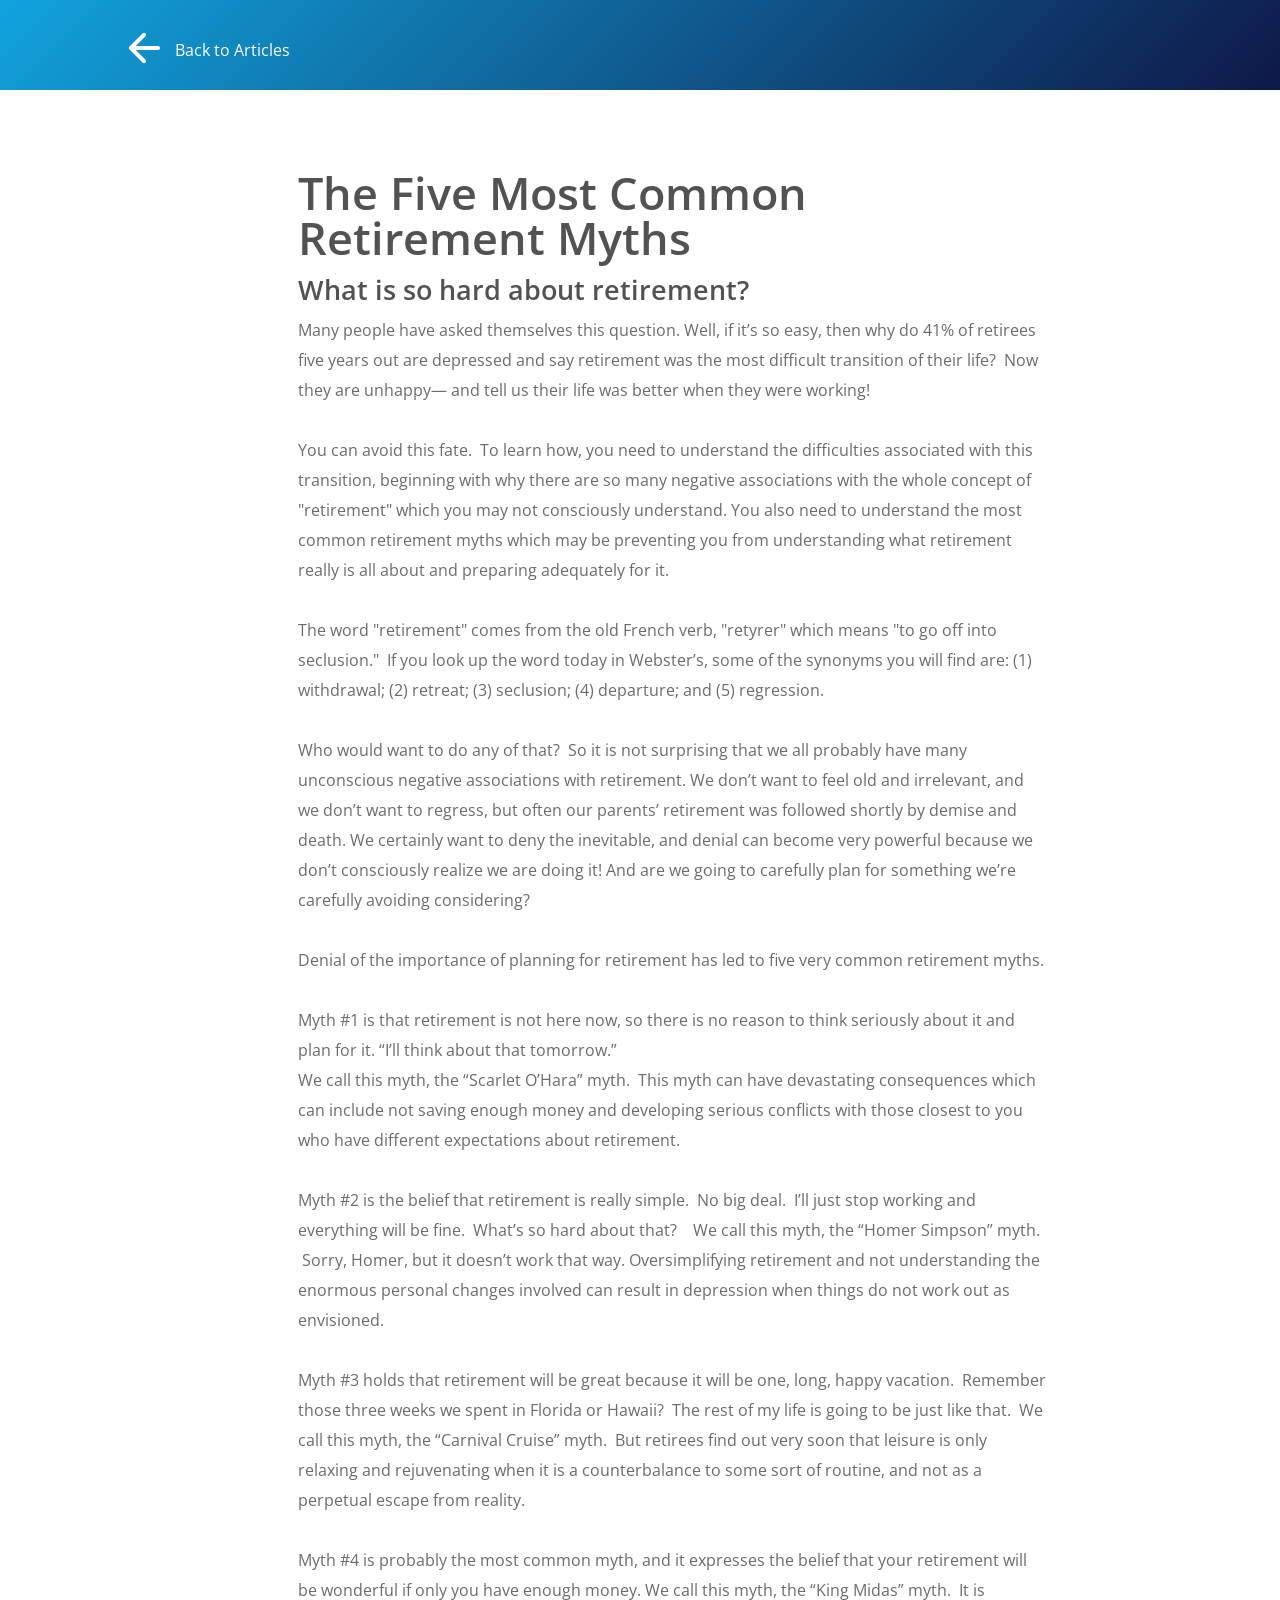
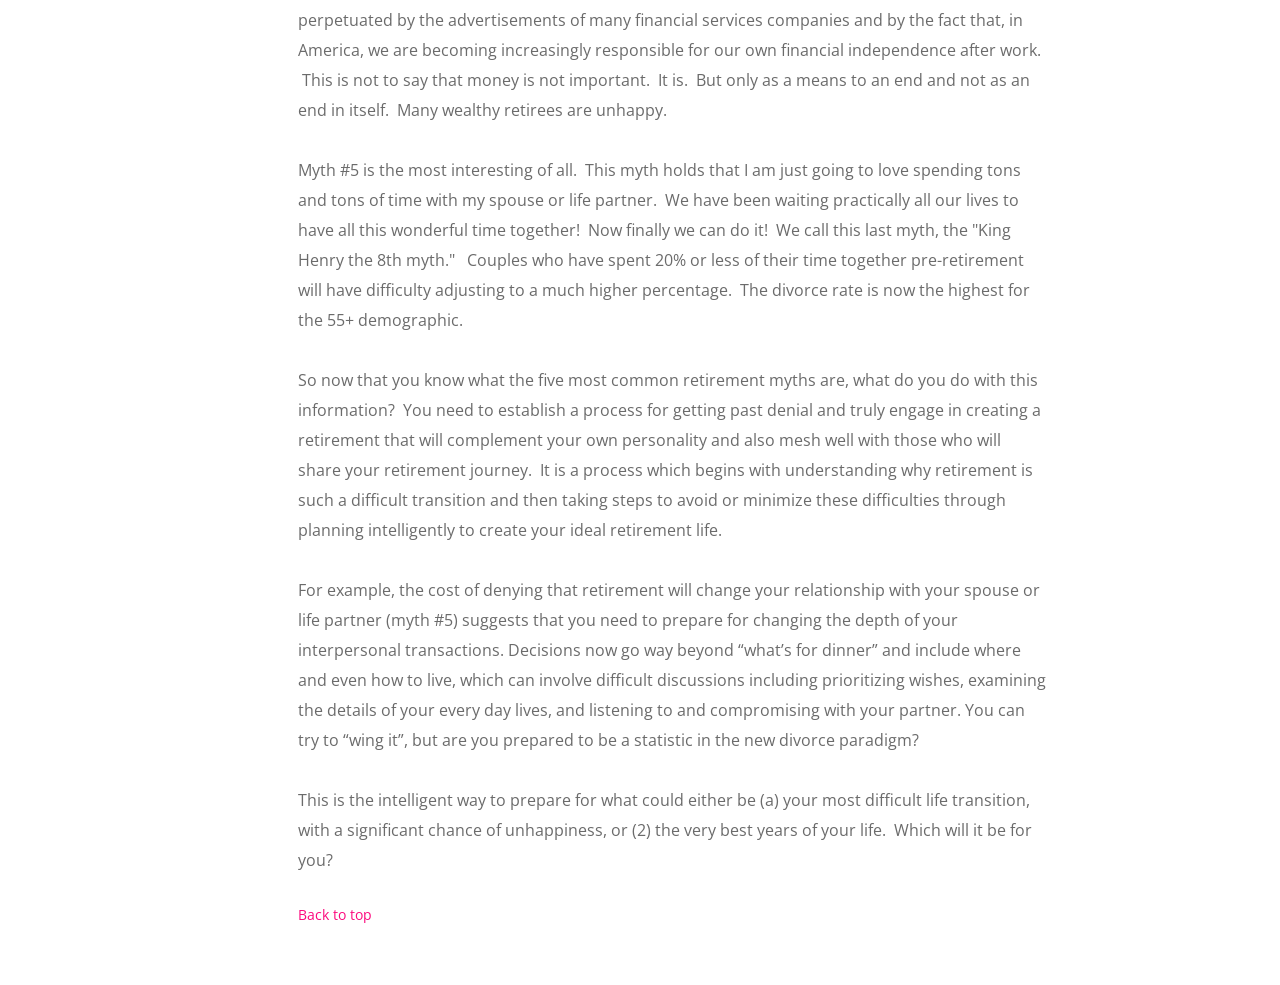
<file: the-five-most-common-retirement-myths/index.html>
<!DOCTYPE html><!-- Last Published: Fri Nov 21 2025 17:16:19 GMT+0000 (Coordinated Universal Time) --><html data-wf-domain="www.johntrauth.com" data-wf-page="66252d47420516491ce556ec" data-wf-site="65e76d94701aad0fc2c8e657"><head><script async src="https://www.googletagmanager.com/gtag/js?id=G-12G0W8N15R"></script><script>window.dataLayer=window.dataLayer||[];function gtag(){dataLayer.push(arguments);}gtag('js',new Date());gtag('config','G-12G0W8N15R');</script><meta charset="utf-8"/><title>The Five Most Common Retirement Myths | John Trauth</title><meta content="The Five Most Common Retirement Myths | John Trauth" property="og:title"/><meta content="The Five Most Common Retirement Myths" property="twitter:title"/><meta content="width=device-width, initial-scale=1" name="viewport"/><meta content="google-site-verification=QNnIoD3r-I_O9PcPG-_ou5c_qni9_vH4IeJ56aL5rhU" name="google-site-verification"/><link href="../_vendor/cdn.prod.website-files.com/65e76d94701aad0fc2c8e657/css/john-trauth.webflow.shared.ebbbabdff.css" rel="stylesheet" type="text/css"/><link href="https://fonts.googleapis.com" rel="preconnect"/><link href="https://fonts.gstatic.com" rel="preconnect" crossorigin="anonymous"/><script src="../_vendor/ajax.googleapis.com/ajax/libs/webfont/1.6.26/webfont.js" type="text/javascript"></script><script type="text/javascript">WebFont.load({  google: {    families: ["Open Sans:300,300italic,400,400italic,600,600italic,700,700italic,800,800italic","Gothic A1:300,regular,500,600,700,800"]  }});</script><script type="text/javascript">!function(o,c){var n=c.documentElement,t=" w-mod-";n.className+=t+"js",("ontouchstart"in o||o.DocumentTouch&&c instanceof DocumentTouch)&&(n.className+=t+"touch")}(window,document);</script><link href="../_vendor/cdn.prod.website-files.com/65e76d94701aad0fc2c8e657/66421f17fa62f9c49d442b8a_jtFavicon.png" rel="shortcut icon" type="image/x-icon"/><link href="../_vendor/cdn.prod.website-files.com/65e76d94701aad0fc2c8e657/66421f20cb862df16546dc0c_jtWebclip.png" rel="apple-touch-icon"/><meta content="Why do so many retirees struggle despite being financially prepared? John Trauth debunks the five most common myths about retirement that leave people emotionally and psychologically unprepared." name="description"/><link rel="canonical" href="https://www.johntrauth.com/the-five-most-common-retirement-myths/"/><meta property="og:url" content="https://www.johntrauth.com/the-five-most-common-retirement-myths/"/><meta property="og:image" content="https://cdn.prod.website-files.com/65e76d94701aad0fc2c8e657/65e9fe3cacebf2243ae40fa3_john-headshot.png"/><meta name="twitter:image" content="https://cdn.prod.website-files.com/65e76d94701aad0fc2c8e657/65e9fe3cacebf2243ae40fa3_john-headshot.png"/><meta name="robots" content="index, follow"/><script type="application/ld+json">{"@context":"https://schema.org","@type":"Article","headline":"The Five Most Common Retirement Myths","author":{"@id":"https://www.johntrauth.com/#person","name":"John Trauth"},"publisher":{"@type":"Person","name":"John Trauth","url":"https://www.johntrauth.com"},"description":"Debunking the five most common myths that leave retirees emotionally and psychologically unprepared.","url":"https://www.johntrauth.com/the-five-most-common-retirement-myths/","image":"https://cdn.prod.website-files.com/65e76d94701aad0fc2c8e657/65e9fe3cacebf2243ae40fa3_john-headshot.png"}</script></head><body class="body-2"><div id="top" class="hero-copy"><div data-collapse="medium" data-animation="default" data-duration="400" data-doc-height="1" data-easing="ease" data-easing2="ease" role="banner" class="nav-copy w-nav"><div class="nav-inner-copy-2"><div class="nav-logo-wrap-copy"><a href="../blog/index.html" class="w-inline-block"><img src="../_vendor/cdn.prod.website-files.com/65e76d94701aad0fc2c8e657/65f1f78d5aefaa8beef0ca51_ic_round-arrow-back-wht.png" width="32" alt="John Trauth Author logo" height="Auto" class="image-5"/></a></div><div class="nav-menu-wrap-copy"><nav role="navigation" class="nav-menu-2-copy w-nav-menu"><a href="../blog/index.html" class="nav-link w-nav-link">Back to Articles</a></nav><div class="menu-button w-nav-button"><div class="menu-icon w-icon-nav-menu"></div></div></div></div></div></div><div class="section center yryw backbar"></div><section class="section-3-read"><div class="w-layout-blockcontainer w-container"><div class="div-block-14"><h1 class="blog-h1">The Five Most Common Retirement Myths<span class="text-span"><br/>What is so hard about retirement?</span></h1><p class="paragraph-7">Lorem ipsum dolor sit amet, consectetur adipiscing elit. Suspendisse varius enim in eros elementum tristique. Duis cursus, mi quis viverra ornare, eros dolor interdum nulla, ut commodo diam libero vitae erat. Aenean faucibus nibh et justo cursus id rutrum lorem imperdiet. Nunc ut sem vitae risus tristique posuere.</p><p class="blog-article">Many people have asked themselves this question. Well, if it’s so easy, then why do 41% of retirees five years out are depressed and say retirement was the most difficult transition of their life?  Now they are unhappy— and tell us their life was better when they were working! <br/><br/>You can avoid this fate.  To learn how, you need to understand the difficulties associated with this transition, beginning with why there are so many negative associations with the whole concept of &quot;retirement&quot; which you may not consciously understand. You also need to understand the most common retirement myths which may be preventing you from understanding what retirement really is all about and preparing adequately for it.<br/><br/>The word &quot;retirement&quot; comes from the old French verb, &quot;retyrer&quot; which means &quot;to go off into seclusion.&quot;  If you look up the word today in Webster’s, some of the synonyms you will find are: (1) withdrawal; (2) retreat; (3) seclusion; (4) departure; and (5) regression.<br/><br/>Who would want to do any of that?  So it is not surprising that we all probably have many unconscious negative associations with retirement. We don’t want to feel old and irrelevant, and we don’t want to regress, but often our parents’ retirement was followed shortly by demise and death. We certainly want to deny the inevitable, and denial can become very powerful because we don’t consciously realize we are doing it! And are we going to carefully plan for something we’re carefully avoiding considering?<br/><br/>Denial of the importance of planning for retirement has led to five very common retirement myths.<br/><br/>Myth #1 is that retirement is not here now, so there is no reason to think seriously about it and plan for it. “I’ll think about that tomorrow.”<br/>We call this myth, the “Scarlet O’Hara” myth.  This myth can have devastating consequences which can include not saving enough money and developing serious conflicts with those closest to you who have different expectations about retirement.  <br/><br/>Myth #2 is the belief that retirement is really simple.  No big deal.  I’ll just stop working and everything will be fine.  What’s so hard about that?    We call this myth, the “Homer Simpson” myth.  Sorry, Homer, but it doesn’t work that way. Oversimplifying retirement and not understanding the enormous personal changes involved can result in depression when things do not work out as envisioned.<br/>‍<br/>Myth #3 holds that retirement will be great because it will be one, long, happy vacation.  Remember those three weeks we spent in Florida or Hawaii?  The rest of my life is going to be just like that.  We call this myth, the “Carnival Cruise” myth.  But retirees find out very soon that leisure is only relaxing and rejuvenating when it is a counterbalance to some sort of routine, and not as a perpetual escape from reality.<br/>  <br/>Myth #4 is probably the most common myth, and it expresses the belief that your retirement will be wonderful if only you have enough money. We call this myth, the “King Midas” myth.  It is perpetuated by the advertisements of many financial services companies and by the fact that, in America, we are becoming increasingly responsible for our own financial independence after work.  This is not to say that money is not important.  It is.  But only as a means to an end and not as an end in itself.  Many wealthy retirees are unhappy.  <br/><br/>Myth #5 is the most interesting of all.  This myth holds that I am just going to love spending tons and tons of time with my spouse or life partner.  We have been waiting practically all our lives to have all this wonderful time together!  Now finally we can do it!  We call this last myth, the &quot;King Henry the 8th myth.&quot;   Couples who have spent 20% or less of their time together pre-retirement will have difficulty adjusting to a much higher percentage.  The divorce rate is now the highest for the 55+ demographic. <br/>                                     <br/>So now that you know what the five most common retirement myths are, what do you do with this information?  You need to establish a process for getting past denial and truly engage in creating a retirement that will complement your own personality and also mesh well with those who will share your retirement journey.  It is a process which begins with understanding why retirement is such a difficult transition and then taking steps to avoid or minimize these difficulties through planning intelligently to create your ideal retirement life.<br/><br/>For example, the cost of denying that retirement will change your relationship with your spouse or life partner (myth #5) suggests that you need to prepare for changing the depth of your interpersonal transactions. Decisions now go way beyond “what’s for dinner” and include where and even how to live, which can involve difficult discussions including prioritizing wishes, examining the details of your every day lives, and listening to and compromising with your partner. You can try to “wing it”, but are you prepared to be a statistic in the new divorce paradigm?<br/><br/>This is the intelligent way to prepare for what could either be (a) your most difficult life transition, with a significant chance of unhappiness, or (2) the very best years of your life.  Which will it be for you?</p><a href="#top" class="link-block w-inline-block"><div class="text-block-4">Back to top</div></a></div></div></section><script src="../_vendor/d3e54v103j8qbb.cloudfront.net/js/jquery-3.5.1.min.dc5e7f18c8.js" type="text/javascript" integrity="sha256-9/aliU8dGd2tb6OSsuzixeV4y/faTqgFtohetphbbj0=" crossorigin="anonymous"></script><script src="../_vendor/cdn.prod.website-files.com/65e76d94701aad0fc2c8e657/js/webflow.schunk.9d938a3c3e8afe40.js" type="text/javascript"></script><script src="../_vendor/cdn.prod.website-files.com/65e76d94701aad0fc2c8e657/js/webflow.schunk.26ff11e3c7739df6.js" type="text/javascript"></script><script src="../_vendor/cdn.prod.website-files.com/65e76d94701aad0fc2c8e657/js/webflow.a9ba356d.b843f0d2d9fa57fc.js" type="text/javascript"></script></body></html>
</file>
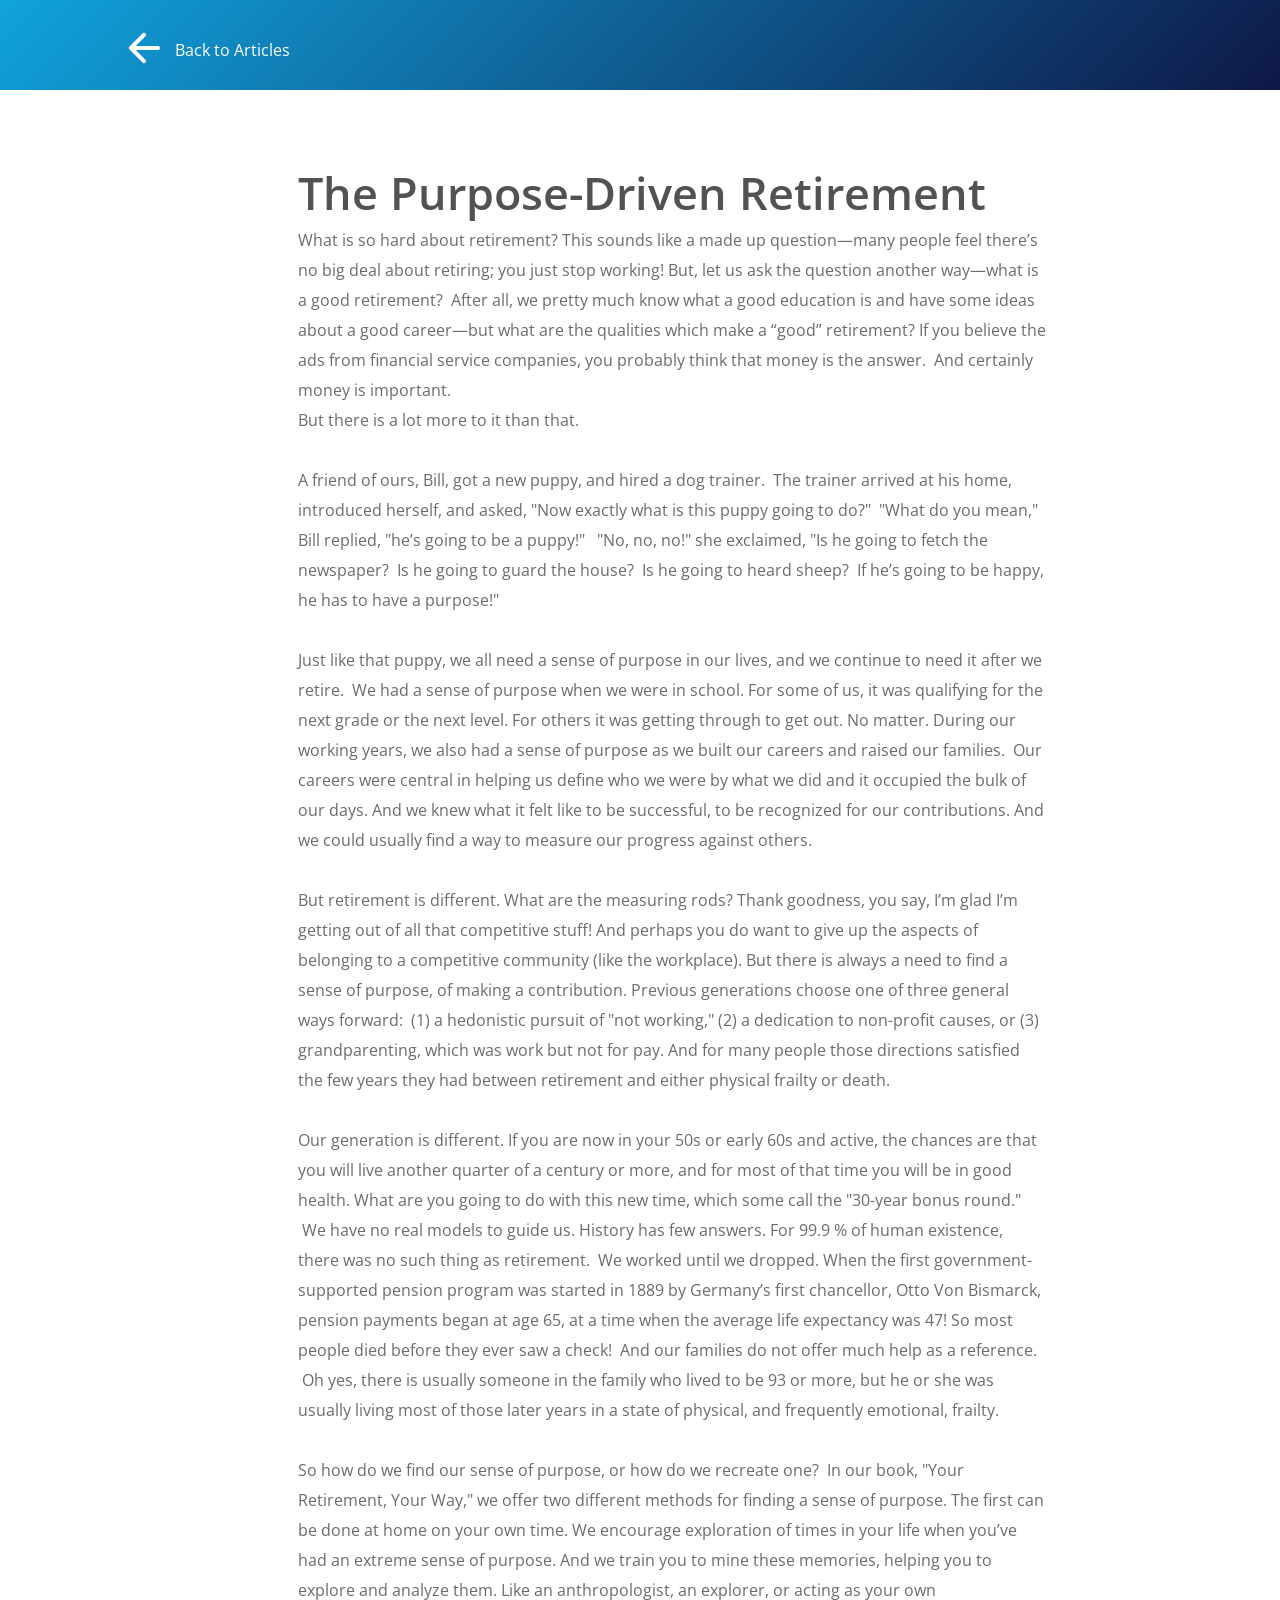
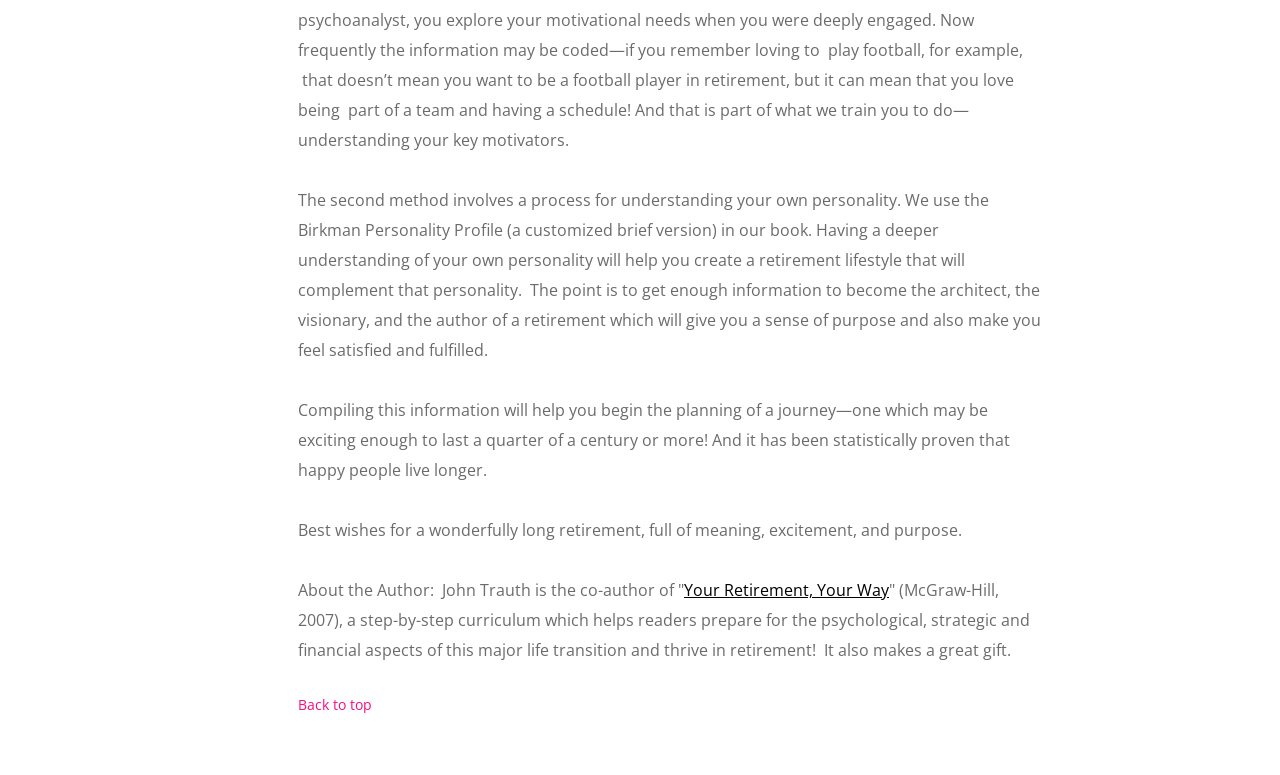
<file: the-purpose-driven-retirement/index.html>
<!DOCTYPE html><!-- Last Published: Fri Nov 21 2025 17:16:19 GMT+0000 (Coordinated Universal Time) --><html data-wf-domain="www.johntrauth.com" data-wf-page="662532c1aa3a7203a385f62a" data-wf-site="65e76d94701aad0fc2c8e657"><head><script async src="https://www.googletagmanager.com/gtag/js?id=G-12G0W8N15R"></script><script>window.dataLayer=window.dataLayer||[];function gtag(){dataLayer.push(arguments);}gtag('js',new Date());gtag('config','G-12G0W8N15R');</script><meta charset="utf-8"/><title>The Purpose-Driven Retirement | John Trauth</title><meta content="The Purpose-Driven Retirement | John Trauth" property="og:title"/><meta content="The Purpose-Driven Retirement" property="twitter:title"/><meta content="width=device-width, initial-scale=1" name="viewport"/><meta content="google-site-verification=QNnIoD3r-I_O9PcPG-_ou5c_qni9_vH4IeJ56aL5rhU" name="google-site-verification"/><link href="../_vendor/cdn.prod.website-files.com/65e76d94701aad0fc2c8e657/css/john-trauth.webflow.shared.ebbbabdff.css" rel="stylesheet" type="text/css"/><link href="https://fonts.googleapis.com" rel="preconnect"/><link href="https://fonts.gstatic.com" rel="preconnect" crossorigin="anonymous"/><script src="../_vendor/ajax.googleapis.com/ajax/libs/webfont/1.6.26/webfont.js" type="text/javascript"></script><script type="text/javascript">WebFont.load({  google: {    families: ["Open Sans:300,300italic,400,400italic,600,600italic,700,700italic,800,800italic","Gothic A1:300,regular,500,600,700,800"]  }});</script><script type="text/javascript">!function(o,c){var n=c.documentElement,t=" w-mod-";n.className+=t+"js",("ontouchstart"in o||o.DocumentTouch&&c instanceof DocumentTouch)&&(n.className+=t+"touch")}(window,document);</script><link href="../_vendor/cdn.prod.website-files.com/65e76d94701aad0fc2c8e657/66421f17fa62f9c49d442b8a_jtFavicon.png" rel="shortcut icon" type="image/x-icon"/><link href="../_vendor/cdn.prod.website-files.com/65e76d94701aad0fc2c8e657/66421f20cb862df16546dc0c_jtWebclip.png" rel="apple-touch-icon"/><meta content="Retirement is a chance to discover renewed purpose. John Trauth guides readers through redefining identity, passion, and contribution in a meaningful post-career life." name="description"/><link rel="canonical" href="https://www.johntrauth.com/the-purpose-driven-retirement/"/><meta property="og:url" content="https://www.johntrauth.com/the-purpose-driven-retirement/"/><meta property="og:image" content="https://cdn.prod.website-files.com/65e76d94701aad0fc2c8e657/65e9fe3cacebf2243ae40fa3_john-headshot.png"/><meta name="twitter:image" content="https://cdn.prod.website-files.com/65e76d94701aad0fc2c8e657/65e9fe3cacebf2243ae40fa3_john-headshot.png"/><meta name="robots" content="index, follow"/><script type="application/ld+json">{"@context":"https://schema.org","@type":"Article","headline":"The Purpose-Driven Retirement","author":{"@id":"https://www.johntrauth.com/#person","name":"John Trauth"},"publisher":{"@type":"Person","name":"John Trauth","url":"https://www.johntrauth.com"},"description":"A guide to finding renewed purpose, identity, and meaning in life after a career.","url":"https://www.johntrauth.com/the-purpose-driven-retirement/","image":"https://cdn.prod.website-files.com/65e76d94701aad0fc2c8e657/65e9fe3cacebf2243ae40fa3_john-headshot.png"}</script></head><body class="body-2"><div id="top" class="hero-copy"><div data-collapse="medium" data-animation="default" data-duration="400" data-doc-height="1" data-easing="ease" data-easing2="ease" role="banner" class="nav-copy w-nav"><div class="nav-inner-copy-2"><div class="nav-logo-wrap-copy"><a href="../blog/index.html" class="w-inline-block"><img src="../_vendor/cdn.prod.website-files.com/65e76d94701aad0fc2c8e657/65f1f78d5aefaa8beef0ca51_ic_round-arrow-back-wht.png" width="32" alt="John Trauth Author logo" height="Auto" class="image-5"/></a></div><div class="nav-menu-wrap-copy"><nav role="navigation" class="nav-menu-2-copy w-nav-menu"><a href="../blog/index.html" class="nav-link w-nav-link">Back to Articles</a></nav><div class="menu-button w-nav-button"><div class="menu-icon w-icon-nav-menu"></div></div></div></div></div></div><div class="section center yryw backbar"></div><section class="section-3-read"><div class="w-layout-blockcontainer w-container"><div class="div-block-14"><h1 class="blog-h1">The Purpose-Driven Retirement</h1><p class="paragraph-7">Lorem ipsum dolor sit amet, consectetur adipiscing elit. Suspendisse varius enim in eros elementum tristique. Duis cursus, mi quis viverra ornare, eros dolor interdum nulla, ut commodo diam libero vitae erat. Aenean faucibus nibh et justo cursus id rutrum lorem imperdiet. Nunc ut sem vitae risus tristique posuere.</p><p class="blog-article">What is so hard about retirement? This sounds like a made up question—many people feel there’s no big deal about retiring; you just stop working! But, let us ask the question another way—what is a good retirement?  After all, we pretty much know what a good education is and have some ideas about a good career—but what are the qualities which make a “good” retirement? If you believe the ads from financial service companies, you probably think that money is the answer.  And certainly money is important. <br/>But there is a lot more to it than that.<br/><br/>A friend of ours, Bill, got a new puppy, and hired a dog trainer.  The trainer arrived at his home, introduced herself, and asked, &quot;Now exactly what is this puppy going to do?&quot;  &quot;What do you mean,&quot; Bill replied, &quot;he’s going to be a puppy!&quot;   &quot;No, no, no!&quot; she exclaimed, &quot;Is he going to fetch the newspaper?  Is he going to guard the house?  Is he going to heard sheep?  If he’s going to be happy, he has to have a purpose!&quot;<br/><br/>Just like that puppy, we all need a sense of purpose in our lives, and we continue to need it after we retire.  We had a sense of purpose when we were in school. For some of us, it was qualifying for the next grade or the next level. For others it was getting through to get out. No matter. During our working years, we also had a sense of purpose as we built our careers and raised our families.  Our careers were central in helping us define who we were by what we did and it occupied the bulk of our days. And we knew what it felt like to be successful, to be recognized for our contributions. And we could usually find a way to measure our progress against others.<br/><br/>But retirement is different. What are the measuring rods? Thank goodness, you say, I’m glad I’m getting out of all that competitive stuff! And perhaps you do want to give up the aspects of belonging to a competitive community (like the workplace). But there is always a need to find a sense of purpose, of making a contribution. Previous generations choose one of three general ways forward:  (1) a hedonistic pursuit of &quot;not working,&quot; (2) a dedication to non-profit causes, or (3) grandparenting, which was work but not for pay. And for many people those directions satisfied the few years they had between retirement and either physical frailty or death.<br/><br/>Our generation is different. If you are now in your 50s or early 60s and active, the chances are that you will live another quarter of a century or more, and for most of that time you will be in good health. What are you going to do with this new time, which some call the &quot;30-year bonus round.&quot;  We have no real models to guide us. History has few answers. For 99.9 % of human existence, there was no such thing as retirement.  We worked until we dropped. When the first government-supported pension program was started in 1889 by Germany’s first chancellor, Otto Von Bismarck, pension payments began at age 65, at a time when the average life expectancy was 47! So most people died before they ever saw a check!  And our families do not offer much help as a reference.  Oh yes, there is usually someone in the family who lived to be 93 or more, but he or she was usually living most of those later years in a state of physical, and frequently emotional, frailty.<br/><br/>So how do we find our sense of purpose, or how do we recreate one?  In our book, &quot;Your Retirement, Your Way,&quot; we offer two different methods for finding a sense of purpose. The first can be done at home on your own time. We encourage exploration of times in your life when you’ve had an extreme sense of purpose. And we train you to mine these memories, helping you to explore and analyze them. Like an anthropologist, an explorer, or acting as your own psychoanalyst, you explore your motivational needs when you were deeply engaged. Now frequently the information may be coded—if you remember loving to  play football, for example,  that doesn’t mean you want to be a football player in retirement, but it can mean that you love being  part of a team and having a schedule! And that is part of what we train you to do—understanding your key motivators.<br/><br/>The second method involves a process for understanding your own personality. We use the Birkman Personality Profile (a customized brief version) in our book. Having a deeper understanding of your own personality will help you create a retirement lifestyle that will complement that personality.  The point is to get enough information to become the architect, the visionary, and the author of a retirement which will give you a sense of purpose and also make you feel satisfied and fulfilled.<br/><br/>Compiling this information will help you begin the planning of a journey—one which may be exciting enough to last a quarter of a century or more! And it has been statistically proven that happy people live longer. <br/><br/>Best wishes for a wonderfully long retirement, full of meaning, excitement, and purpose.  <br/><br/>About the Author:  John Trauth is the co-author of &quot;<a href="https://a.co/d/fMwjl0g" target="_blank">Your Retirement, Your Way</a>&quot; (McGraw-Hill, 2007), a step-by-step curriculum which helps readers prepare for the psychological, strategic and financial aspects of this major life transition and thrive in retirement!  It also makes a great gift.</p><a href="#top" class="link-block w-inline-block"><div class="text-block-4">Back to top</div></a></div></div></section><script src="../_vendor/d3e54v103j8qbb.cloudfront.net/js/jquery-3.5.1.min.dc5e7f18c8.js" type="text/javascript" integrity="sha256-9/aliU8dGd2tb6OSsuzixeV4y/faTqgFtohetphbbj0=" crossorigin="anonymous"></script><script src="../_vendor/cdn.prod.website-files.com/65e76d94701aad0fc2c8e657/js/webflow.schunk.9d938a3c3e8afe40.js" type="text/javascript"></script><script src="../_vendor/cdn.prod.website-files.com/65e76d94701aad0fc2c8e657/js/webflow.schunk.26ff11e3c7739df6.js" type="text/javascript"></script><script src="../_vendor/cdn.prod.website-files.com/65e76d94701aad0fc2c8e657/js/webflow.a9ba356d.b843f0d2d9fa57fc.js" type="text/javascript"></script></body></html>
</file>
<file: _vendor/cdn.prod.website-files.com/65e76d94701aad0fc2c8e657/css/john-trauth.webflow.shared.ebbbabdff.css>
html {
  -webkit-text-size-adjust: 100%;
  -ms-text-size-adjust: 100%;
  font-family: sans-serif;
}

body {
  margin: 0;
}

article, aside, details, figcaption, figure, footer, header, hgroup, main, menu, nav, section, summary {
  display: block;
}

audio, canvas, progress, video {
  vertical-align: baseline;
  display: inline-block;
}

audio:not([controls]) {
  height: 0;
  display: none;
}

[hidden], template {
  display: none;
}

a {
  background-color: #0000;
}

a:active, a:hover {
  outline: 0;
}

abbr[title] {
  border-bottom: 1px dotted;
}

b, strong {
  font-weight: bold;
}

dfn {
  font-style: italic;
}

h1 {
  margin: .67em 0;
  font-size: 2em;
}

mark {
  color: #000;
  background: #ff0;
}

small {
  font-size: 80%;
}

sub, sup {
  vertical-align: baseline;
  font-size: 75%;
  line-height: 0;
  position: relative;
}

sup {
  top: -.5em;
}

sub {
  bottom: -.25em;
}

img {
  border: 0;
}

svg:not(:root) {
  overflow: hidden;
}

hr {
  box-sizing: content-box;
  height: 0;
}

pre {
  overflow: auto;
}

code, kbd, pre, samp {
  font-family: monospace;
  font-size: 1em;
}

button, input, optgroup, select, textarea {
  color: inherit;
  font: inherit;
  margin: 0;
}

button {
  overflow: visible;
}

button, select {
  text-transform: none;
}

button, html input[type="button"], input[type="reset"] {
  -webkit-appearance: button;
  cursor: pointer;
}

button[disabled], html input[disabled] {
  cursor: default;
}

button::-moz-focus-inner, input::-moz-focus-inner {
  border: 0;
  padding: 0;
}

input {
  line-height: normal;
}

input[type="checkbox"], input[type="radio"] {
  box-sizing: border-box;
  padding: 0;
}

input[type="number"]::-webkit-inner-spin-button, input[type="number"]::-webkit-outer-spin-button {
  height: auto;
}

input[type="search"] {
  -webkit-appearance: none;
}

input[type="search"]::-webkit-search-cancel-button, input[type="search"]::-webkit-search-decoration {
  -webkit-appearance: none;
}

legend {
  border: 0;
  padding: 0;
}

textarea {
  overflow: auto;
}

optgroup {
  font-weight: bold;
}

table {
  border-collapse: collapse;
  border-spacing: 0;
}

td, th {
  padding: 0;
}

@font-face {
  font-family: webflow-icons;
  src: url("[data-uri]") format("truetype");
  font-weight: normal;
  font-style: normal;
}

[class^="w-icon-"], [class*=" w-icon-"] {
  speak: none;
  font-variant: normal;
  text-transform: none;
  -webkit-font-smoothing: antialiased;
  -moz-osx-font-smoothing: grayscale;
  font-style: normal;
  font-weight: normal;
  line-height: 1;
  font-family: webflow-icons !important;
}

.w-icon-slider-right:before {
  content: "";
}

.w-icon-slider-left:before {
  content: "";
}

.w-icon-nav-menu:before {
  content: "";
}

.w-icon-arrow-down:before, .w-icon-dropdown-toggle:before {
  content: "";
}

.w-icon-file-upload-remove:before {
  content: "";
}

.w-icon-file-upload-icon:before {
  content: "";
}

* {
  box-sizing: border-box;
}

html {
  height: 100%;
}

body {
  color: #333;
  background-color: #fff;
  min-height: 100%;
  margin: 0;
  font-family: Arial, sans-serif;
  font-size: 14px;
  line-height: 20px;
}

img {
  vertical-align: middle;
  max-width: 100%;
  display: inline-block;
}

html.w-mod-touch * {
  background-attachment: scroll !important;
}

.w-block {
  display: block;
}

.w-inline-block {
  max-width: 100%;
  display: inline-block;
}

.w-clearfix:before, .w-clearfix:after {
  content: " ";
  grid-area: 1 / 1 / 2 / 2;
  display: table;
}

.w-clearfix:after {
  clear: both;
}

.w-hidden {
  display: none;
}

.w-button {
  color: #fff;
  line-height: inherit;
  cursor: pointer;
  background-color: #3898ec;
  border: 0;
  border-radius: 0;
  padding: 9px 15px;
  text-decoration: none;
  display: inline-block;
}

input.w-button {
  -webkit-appearance: button;
}

html[data-w-dynpage] [data-w-cloak] {
  color: #0000 !important;
}

.w-code-block {
  margin: unset;
}

pre.w-code-block code {
  all: inherit;
}

.w-optimization {
  display: contents;
}

.w-webflow-badge, .w-webflow-badge > img {
  box-sizing: unset;
  width: unset;
  height: unset;
  max-height: unset;
  max-width: unset;
  min-height: unset;
  min-width: unset;
  margin: unset;
  padding: unset;
  float: unset;
  clear: unset;
  border: unset;
  border-radius: unset;
  background: unset;
  background-image: unset;
  background-position: unset;
  background-size: unset;
  background-repeat: unset;
  background-origin: unset;
  background-clip: unset;
  background-attachment: unset;
  background-color: unset;
  box-shadow: unset;
  transform: unset;
  direction: unset;
  font-family: unset;
  font-weight: unset;
  color: unset;
  font-size: unset;
  line-height: unset;
  font-style: unset;
  font-variant: unset;
  text-align: unset;
  letter-spacing: unset;
  -webkit-text-decoration: unset;
  text-decoration: unset;
  text-indent: unset;
  text-transform: unset;
  list-style-type: unset;
  text-shadow: unset;
  vertical-align: unset;
  cursor: unset;
  white-space: unset;
  word-break: unset;
  word-spacing: unset;
  word-wrap: unset;
  transition: unset;
}

.w-webflow-badge {
  white-space: nowrap;
  cursor: pointer;
  box-shadow: 0 0 0 1px #0000001a, 0 1px 3px #0000001a;
  visibility: visible !important;
  opacity: 1 !important;
  z-index: 2147483647 !important;
  color: #aaadb0 !important;
  overflow: unset !important;
  background-color: #fff !important;
  border-radius: 3px !important;
  width: auto !important;
  height: auto !important;
  margin: 0 !important;
  padding: 6px !important;
  font-size: 12px !important;
  line-height: 14px !important;
  text-decoration: none !important;
  display: inline-block !important;
  position: fixed !important;
  inset: auto 12px 12px auto !important;
  transform: none !important;
}

.w-webflow-badge > img {
  position: unset;
  visibility: unset !important;
  opacity: 1 !important;
  vertical-align: middle !important;
  display: inline-block !important;
}

h1, h2, h3, h4, h5, h6 {
  margin-bottom: 10px;
  font-weight: bold;
}

h1 {
  margin-top: 20px;
  font-size: 38px;
  line-height: 44px;
}

h2 {
  margin-top: 20px;
  font-size: 32px;
  line-height: 36px;
}

h3 {
  margin-top: 20px;
  font-size: 24px;
  line-height: 30px;
}

h4 {
  margin-top: 10px;
  font-size: 18px;
  line-height: 24px;
}

h5 {
  margin-top: 10px;
  font-size: 14px;
  line-height: 20px;
}

h6 {
  margin-top: 10px;
  font-size: 12px;
  line-height: 18px;
}

p {
  margin-top: 0;
  margin-bottom: 10px;
}

blockquote {
  border-left: 5px solid #e2e2e2;
  margin: 0 0 10px;
  padding: 10px 20px;
  font-size: 18px;
  line-height: 22px;
}

figure {
  margin: 0 0 10px;
}

figcaption {
  text-align: center;
  margin-top: 5px;
}

ul, ol {
  margin-top: 0;
  margin-bottom: 10px;
  padding-left: 40px;
}

.w-list-unstyled {
  padding-left: 0;
  list-style: none;
}

.w-embed:before, .w-embed:after {
  content: " ";
  grid-area: 1 / 1 / 2 / 2;
  display: table;
}

.w-embed:after {
  clear: both;
}

.w-video {
  width: 100%;
  padding: 0;
  position: relative;
}

.w-video iframe, .w-video object, .w-video embed {
  border: none;
  width: 100%;
  height: 100%;
  position: absolute;
  top: 0;
  left: 0;
}

fieldset {
  border: 0;
  margin: 0;
  padding: 0;
}

button, [type="button"], [type="reset"] {
  cursor: pointer;
  -webkit-appearance: button;
  border: 0;
}

.w-form {
  margin: 0 0 15px;
}

.w-form-done {
  text-align: center;
  background-color: #ddd;
  padding: 20px;
  display: none;
}

.w-form-fail {
  background-color: #ffdede;
  margin-top: 10px;
  padding: 10px;
  display: none;
}

label {
  margin-bottom: 5px;
  font-weight: bold;
  display: block;
}

.w-input, .w-select {
  color: #333;
  vertical-align: middle;
  background-color: #fff;
  border: 1px solid #ccc;
  width: 100%;
  height: 38px;
  margin-bottom: 10px;
  padding: 8px 12px;
  font-size: 14px;
  line-height: 1.42857;
  display: block;
}

.w-input::placeholder, .w-select::placeholder {
  color: #999;
}

.w-input:focus, .w-select:focus {
  border-color: #3898ec;
  outline: 0;
}

.w-input[disabled], .w-select[disabled], .w-input[readonly], .w-select[readonly], fieldset[disabled] .w-input, fieldset[disabled] .w-select {
  cursor: not-allowed;
}

.w-input[disabled]:not(.w-input-disabled), .w-select[disabled]:not(.w-input-disabled), .w-input[readonly], .w-select[readonly], fieldset[disabled]:not(.w-input-disabled) .w-input, fieldset[disabled]:not(.w-input-disabled) .w-select {
  background-color: #eee;
}

textarea.w-input, textarea.w-select {
  height: auto;
}

.w-select {
  background-color: #f3f3f3;
}

.w-select[multiple] {
  height: auto;
}

.w-form-label {
  cursor: pointer;
  margin-bottom: 0;
  font-weight: normal;
  display: inline-block;
}

.w-radio {
  margin-bottom: 5px;
  padding-left: 20px;
  display: block;
}

.w-radio:before, .w-radio:after {
  content: " ";
  grid-area: 1 / 1 / 2 / 2;
  display: table;
}

.w-radio:after {
  clear: both;
}

.w-radio-input {
  float: left;
  margin: 3px 0 0 -20px;
  line-height: normal;
}

.w-file-upload {
  margin-bottom: 10px;
  display: block;
}

.w-file-upload-input {
  opacity: 0;
  z-index: -100;
  width: .1px;
  height: .1px;
  position: absolute;
  overflow: hidden;
}

.w-file-upload-default, .w-file-upload-uploading, .w-file-upload-success {
  color: #333;
  display: inline-block;
}

.w-file-upload-error {
  margin-top: 10px;
  display: block;
}

.w-file-upload-default.w-hidden, .w-file-upload-uploading.w-hidden, .w-file-upload-error.w-hidden, .w-file-upload-success.w-hidden {
  display: none;
}

.w-file-upload-uploading-btn {
  cursor: pointer;
  background-color: #fafafa;
  border: 1px solid #ccc;
  margin: 0;
  padding: 8px 12px;
  font-size: 14px;
  font-weight: normal;
  display: flex;
}

.w-file-upload-file {
  background-color: #fafafa;
  border: 1px solid #ccc;
  flex-grow: 1;
  justify-content: space-between;
  margin: 0;
  padding: 8px 9px 8px 11px;
  display: flex;
}

.w-file-upload-file-name {
  font-size: 14px;
  font-weight: normal;
  display: block;
}

.w-file-remove-link {
  cursor: pointer;
  width: auto;
  height: auto;
  margin-top: 3px;
  margin-left: 10px;
  padding: 3px;
  display: block;
}

.w-icon-file-upload-remove {
  margin: auto;
  font-size: 10px;
}

.w-file-upload-error-msg {
  color: #ea384c;
  padding: 2px 0;
  display: inline-block;
}

.w-file-upload-info {
  padding: 0 12px;
  line-height: 38px;
  display: inline-block;
}

.w-file-upload-label {
  cursor: pointer;
  background-color: #fafafa;
  border: 1px solid #ccc;
  margin: 0;
  padding: 8px 12px;
  font-size: 14px;
  font-weight: normal;
  display: inline-block;
}

.w-icon-file-upload-icon, .w-icon-file-upload-uploading {
  width: 20px;
  margin-right: 8px;
  display: inline-block;
}

.w-icon-file-upload-uploading {
  height: 20px;
}

.w-container {
  max-width: 940px;
  margin-left: auto;
  margin-right: auto;
}

.w-container:before, .w-container:after {
  content: " ";
  grid-area: 1 / 1 / 2 / 2;
  display: table;
}

.w-container:after {
  clear: both;
}

.w-container .w-row {
  margin-left: -10px;
  margin-right: -10px;
}

.w-row:before, .w-row:after {
  content: " ";
  grid-area: 1 / 1 / 2 / 2;
  display: table;
}

.w-row:after {
  clear: both;
}

.w-row .w-row {
  margin-left: 0;
  margin-right: 0;
}

.w-col {
  float: left;
  width: 100%;
  min-height: 1px;
  padding-left: 10px;
  padding-right: 10px;
  position: relative;
}

.w-col .w-col {
  padding-left: 0;
  padding-right: 0;
}

.w-col-1 {
  width: 8.33333%;
}

.w-col-2 {
  width: 16.6667%;
}

.w-col-3 {
  width: 25%;
}

.w-col-4 {
  width: 33.3333%;
}

.w-col-5 {
  width: 41.6667%;
}

.w-col-6 {
  width: 50%;
}

.w-col-7 {
  width: 58.3333%;
}

.w-col-8 {
  width: 66.6667%;
}

.w-col-9 {
  width: 75%;
}

.w-col-10 {
  width: 83.3333%;
}

.w-col-11 {
  width: 91.6667%;
}

.w-col-12 {
  width: 100%;
}

.w-hidden-main {
  display: none !important;
}

@media screen and (max-width: 991px) {
  .w-container {
    max-width: 728px;
  }

  .w-hidden-main {
    display: inherit !important;
  }

  .w-hidden-medium {
    display: none !important;
  }

  .w-col-medium-1 {
    width: 8.33333%;
  }

  .w-col-medium-2 {
    width: 16.6667%;
  }

  .w-col-medium-3 {
    width: 25%;
  }

  .w-col-medium-4 {
    width: 33.3333%;
  }

  .w-col-medium-5 {
    width: 41.6667%;
  }

  .w-col-medium-6 {
    width: 50%;
  }

  .w-col-medium-7 {
    width: 58.3333%;
  }

  .w-col-medium-8 {
    width: 66.6667%;
  }

  .w-col-medium-9 {
    width: 75%;
  }

  .w-col-medium-10 {
    width: 83.3333%;
  }

  .w-col-medium-11 {
    width: 91.6667%;
  }

  .w-col-medium-12 {
    width: 100%;
  }

  .w-col-stack {
    width: 100%;
    left: auto;
    right: auto;
  }
}

@media screen and (max-width: 767px) {
  .w-hidden-main, .w-hidden-medium {
    display: inherit !important;
  }

  .w-hidden-small {
    display: none !important;
  }

  .w-row, .w-container .w-row {
    margin-left: 0;
    margin-right: 0;
  }

  .w-col {
    width: 100%;
    left: auto;
    right: auto;
  }

  .w-col-small-1 {
    width: 8.33333%;
  }

  .w-col-small-2 {
    width: 16.6667%;
  }

  .w-col-small-3 {
    width: 25%;
  }

  .w-col-small-4 {
    width: 33.3333%;
  }

  .w-col-small-5 {
    width: 41.6667%;
  }

  .w-col-small-6 {
    width: 50%;
  }

  .w-col-small-7 {
    width: 58.3333%;
  }

  .w-col-small-8 {
    width: 66.6667%;
  }

  .w-col-small-9 {
    width: 75%;
  }

  .w-col-small-10 {
    width: 83.3333%;
  }

  .w-col-small-11 {
    width: 91.6667%;
  }

  .w-col-small-12 {
    width: 100%;
  }
}

@media screen and (max-width: 479px) {
  .w-container {
    max-width: none;
  }

  .w-hidden-main, .w-hidden-medium, .w-hidden-small {
    display: inherit !important;
  }

  .w-hidden-tiny {
    display: none !important;
  }

  .w-col {
    width: 100%;
  }

  .w-col-tiny-1 {
    width: 8.33333%;
  }

  .w-col-tiny-2 {
    width: 16.6667%;
  }

  .w-col-tiny-3 {
    width: 25%;
  }

  .w-col-tiny-4 {
    width: 33.3333%;
  }

  .w-col-tiny-5 {
    width: 41.6667%;
  }

  .w-col-tiny-6 {
    width: 50%;
  }

  .w-col-tiny-7 {
    width: 58.3333%;
  }

  .w-col-tiny-8 {
    width: 66.6667%;
  }

  .w-col-tiny-9 {
    width: 75%;
  }

  .w-col-tiny-10 {
    width: 83.3333%;
  }

  .w-col-tiny-11 {
    width: 91.6667%;
  }

  .w-col-tiny-12 {
    width: 100%;
  }
}

.w-widget {
  position: relative;
}

.w-widget-map {
  width: 100%;
  height: 400px;
}

.w-widget-map label {
  width: auto;
  display: inline;
}

.w-widget-map img {
  max-width: inherit;
}

.w-widget-map .gm-style-iw {
  text-align: center;
}

.w-widget-map .gm-style-iw > button {
  display: none !important;
}

.w-widget-twitter {
  overflow: hidden;
}

.w-widget-twitter-count-shim {
  vertical-align: top;
  text-align: center;
  background: #fff;
  border: 1px solid #758696;
  border-radius: 3px;
  width: 28px;
  height: 20px;
  display: inline-block;
  position: relative;
}

.w-widget-twitter-count-shim * {
  pointer-events: none;
  -webkit-user-select: none;
  user-select: none;
}

.w-widget-twitter-count-shim .w-widget-twitter-count-inner {
  text-align: center;
  color: #999;
  font-family: serif;
  font-size: 15px;
  line-height: 12px;
  position: relative;
}

.w-widget-twitter-count-shim .w-widget-twitter-count-clear {
  display: block;
  position: relative;
}

.w-widget-twitter-count-shim.w--large {
  width: 36px;
  height: 28px;
}

.w-widget-twitter-count-shim.w--large .w-widget-twitter-count-inner {
  font-size: 18px;
  line-height: 18px;
}

.w-widget-twitter-count-shim:not(.w--vertical) {
  margin-left: 5px;
  margin-right: 8px;
}

.w-widget-twitter-count-shim:not(.w--vertical).w--large {
  margin-left: 6px;
}

.w-widget-twitter-count-shim:not(.w--vertical):before, .w-widget-twitter-count-shim:not(.w--vertical):after {
  content: " ";
  pointer-events: none;
  border: solid #0000;
  width: 0;
  height: 0;
  position: absolute;
  top: 50%;
  left: 0;
}

.w-widget-twitter-count-shim:not(.w--vertical):before {
  border-width: 4px;
  border-color: #75869600 #5d6c7b #75869600 #75869600;
  margin-top: -4px;
  margin-left: -9px;
}

.w-widget-twitter-count-shim:not(.w--vertical).w--large:before {
  border-width: 5px;
  margin-top: -5px;
  margin-left: -10px;
}

.w-widget-twitter-count-shim:not(.w--vertical):after {
  border-width: 4px;
  border-color: #fff0 #fff #fff0 #fff0;
  margin-top: -4px;
  margin-left: -8px;
}

.w-widget-twitter-count-shim:not(.w--vertical).w--large:after {
  border-width: 5px;
  margin-top: -5px;
  margin-left: -9px;
}

.w-widget-twitter-count-shim.w--vertical {
  width: 61px;
  height: 33px;
  margin-bottom: 8px;
}

.w-widget-twitter-count-shim.w--vertical:before, .w-widget-twitter-count-shim.w--vertical:after {
  content: " ";
  pointer-events: none;
  border: solid #0000;
  width: 0;
  height: 0;
  position: absolute;
  top: 100%;
  left: 50%;
}

.w-widget-twitter-count-shim.w--vertical:before {
  border-width: 5px;
  border-color: #5d6c7b #75869600 #75869600;
  margin-left: -5px;
}

.w-widget-twitter-count-shim.w--vertical:after {
  border-width: 4px;
  border-color: #fff #fff0 #fff0;
  margin-left: -4px;
}

.w-widget-twitter-count-shim.w--vertical .w-widget-twitter-count-inner {
  font-size: 18px;
  line-height: 22px;
}

.w-widget-twitter-count-shim.w--vertical.w--large {
  width: 76px;
}

.w-background-video {
  color: #fff;
  height: 500px;
  position: relative;
  overflow: hidden;
}

.w-background-video > video {
  object-fit: cover;
  z-index: -100;
  background-position: 50%;
  background-size: cover;
  width: 100%;
  height: 100%;
  margin: auto;
  position: absolute;
  inset: -100%;
}

.w-background-video > video::-webkit-media-controls-start-playback-button {
  -webkit-appearance: none;
  display: none !important;
}

.w-background-video--control {
  background-color: #0000;
  padding: 0;
  position: absolute;
  bottom: 1em;
  right: 1em;
}

.w-background-video--control > [hidden] {
  display: none !important;
}

.w-slider {
  text-align: center;
  clear: both;
  -webkit-tap-highlight-color: #0000;
  tap-highlight-color: #0000;
  background: #ddd;
  height: 300px;
  position: relative;
}

.w-slider-mask {
  z-index: 1;
  white-space: nowrap;
  height: 100%;
  display: block;
  position: relative;
  left: 0;
  right: 0;
  overflow: hidden;
}

.w-slide {
  vertical-align: top;
  white-space: normal;
  text-align: left;
  width: 100%;
  height: 100%;
  display: inline-block;
  position: relative;
}

.w-slider-nav {
  z-index: 2;
  text-align: center;
  -webkit-tap-highlight-color: #0000;
  tap-highlight-color: #0000;
  height: 40px;
  margin: auto;
  padding-top: 10px;
  position: absolute;
  inset: auto 0 0;
}

.w-slider-nav.w-round > div {
  border-radius: 100%;
}

.w-slider-nav.w-num > div {
  font-size: inherit;
  line-height: inherit;
  width: auto;
  height: auto;
  padding: .2em .5em;
}

.w-slider-nav.w-shadow > div {
  box-shadow: 0 0 3px #3336;
}

.w-slider-nav-invert {
  color: #fff;
}

.w-slider-nav-invert > div {
  background-color: #2226;
}

.w-slider-nav-invert > div.w-active {
  background-color: #222;
}

.w-slider-dot {
  cursor: pointer;
  background-color: #fff6;
  width: 1em;
  height: 1em;
  margin: 0 3px .5em;
  transition: background-color .1s, color .1s;
  display: inline-block;
  position: relative;
}

.w-slider-dot.w-active {
  background-color: #fff;
}

.w-slider-dot:focus {
  outline: none;
  box-shadow: 0 0 0 2px #fff;
}

.w-slider-dot:focus.w-active {
  box-shadow: none;
}

.w-slider-arrow-left, .w-slider-arrow-right {
  cursor: pointer;
  color: #fff;
  -webkit-tap-highlight-color: #0000;
  tap-highlight-color: #0000;
  -webkit-user-select: none;
  user-select: none;
  width: 80px;
  margin: auto;
  font-size: 40px;
  position: absolute;
  inset: 0;
  overflow: hidden;
}

.w-slider-arrow-left [class^="w-icon-"], .w-slider-arrow-right [class^="w-icon-"], .w-slider-arrow-left [class*=" w-icon-"], .w-slider-arrow-right [class*=" w-icon-"] {
  position: absolute;
}

.w-slider-arrow-left:focus, .w-slider-arrow-right:focus {
  outline: 0;
}

.w-slider-arrow-left {
  z-index: 3;
  right: auto;
}

.w-slider-arrow-right {
  z-index: 4;
  left: auto;
}

.w-icon-slider-left, .w-icon-slider-right {
  width: 1em;
  height: 1em;
  margin: auto;
  inset: 0;
}

.w-slider-aria-label {
  clip: rect(0 0 0 0);
  border: 0;
  width: 1px;
  height: 1px;
  margin: -1px;
  padding: 0;
  position: absolute;
  overflow: hidden;
}

.w-slider-force-show {
  display: block !important;
}

.w-dropdown {
  text-align: left;
  z-index: 900;
  margin-left: auto;
  margin-right: auto;
  display: inline-block;
  position: relative;
}

.w-dropdown-btn, .w-dropdown-toggle, .w-dropdown-link {
  vertical-align: top;
  color: #222;
  text-align: left;
  white-space: nowrap;
  margin-left: auto;
  margin-right: auto;
  padding: 20px;
  text-decoration: none;
  position: relative;
}

.w-dropdown-toggle {
  -webkit-user-select: none;
  user-select: none;
  cursor: pointer;
  padding-right: 40px;
  display: inline-block;
}

.w-dropdown-toggle:focus {
  outline: 0;
}

.w-icon-dropdown-toggle {
  width: 1em;
  height: 1em;
  margin: auto 20px auto auto;
  position: absolute;
  top: 0;
  bottom: 0;
  right: 0;
}

.w-dropdown-list {
  background: #ddd;
  min-width: 100%;
  display: none;
  position: absolute;
}

.w-dropdown-list.w--open {
  display: block;
}

.w-dropdown-link {
  color: #222;
  padding: 10px 20px;
  display: block;
}

.w-dropdown-link.w--current {
  color: #0082f3;
}

.w-dropdown-link:focus {
  outline: 0;
}

@media screen and (max-width: 767px) {
  .w-nav-brand {
    padding-left: 10px;
  }
}

.w-lightbox-backdrop {
  cursor: auto;
  letter-spacing: normal;
  text-indent: 0;
  text-shadow: none;
  text-transform: none;
  visibility: visible;
  white-space: normal;
  word-break: normal;
  word-spacing: normal;
  word-wrap: normal;
  color: #fff;
  text-align: center;
  z-index: 2000;
  opacity: 0;
  -webkit-user-select: none;
  -moz-user-select: none;
  -webkit-tap-highlight-color: transparent;
  background: #000000e6;
  outline: 0;
  font-family: Helvetica Neue, Helvetica, Ubuntu, Segoe UI, Verdana, sans-serif;
  font-size: 17px;
  font-style: normal;
  font-weight: 300;
  line-height: 1.2;
  list-style: disc;
  position: fixed;
  inset: 0;
  -webkit-transform: translate(0);
}

.w-lightbox-backdrop, .w-lightbox-container {
  -webkit-overflow-scrolling: touch;
  height: 100%;
  overflow: auto;
}

.w-lightbox-content {
  height: 100vh;
  position: relative;
  overflow: hidden;
}

.w-lightbox-view {
  opacity: 0;
  width: 100vw;
  height: 100vh;
  position: absolute;
}

.w-lightbox-view:before {
  content: "";
  height: 100vh;
}

.w-lightbox-group, .w-lightbox-group .w-lightbox-view, .w-lightbox-group .w-lightbox-view:before {
  height: 86vh;
}

.w-lightbox-frame, .w-lightbox-view:before {
  vertical-align: middle;
  display: inline-block;
}

.w-lightbox-figure {
  margin: 0;
  position: relative;
}

.w-lightbox-group .w-lightbox-figure {
  cursor: pointer;
}

.w-lightbox-img {
  width: auto;
  max-width: none;
  height: auto;
}

.w-lightbox-image {
  float: none;
  max-width: 100vw;
  max-height: 100vh;
  display: block;
}

.w-lightbox-group .w-lightbox-image {
  max-height: 86vh;
}

.w-lightbox-caption {
  text-align: left;
  text-overflow: ellipsis;
  white-space: nowrap;
  background: #0006;
  padding: .5em 1em;
  position: absolute;
  bottom: 0;
  left: 0;
  right: 0;
  overflow: hidden;
}

.w-lightbox-embed {
  width: 100%;
  height: 100%;
  position: absolute;
  inset: 0;
}

.w-lightbox-control {
  cursor: pointer;
  background-position: center;
  background-repeat: no-repeat;
  background-size: 24px;
  width: 4em;
  transition: all .3s;
  position: absolute;
  top: 0;
}

.w-lightbox-left {
  background-image: url("[data-uri]");
  display: none;
  bottom: 0;
  left: 0;
}

.w-lightbox-right {
  background-image: url("[data-uri]");
  display: none;
  bottom: 0;
  right: 0;
}

.w-lightbox-close {
  background-image: url("[data-uri]");
  background-size: 18px;
  height: 2.6em;
  right: 0;
}

.w-lightbox-strip {
  white-space: nowrap;
  padding: 0 1vh;
  line-height: 0;
  position: absolute;
  bottom: 0;
  left: 0;
  right: 0;
  overflow: auto hidden;
}

.w-lightbox-item {
  box-sizing: content-box;
  cursor: pointer;
  width: 10vh;
  padding: 2vh 1vh;
  display: inline-block;
  -webkit-transform: translate3d(0, 0, 0);
}

.w-lightbox-active {
  opacity: .3;
}

.w-lightbox-thumbnail {
  background: #222;
  height: 10vh;
  position: relative;
  overflow: hidden;
}

.w-lightbox-thumbnail-image {
  position: absolute;
  top: 0;
  left: 0;
}

.w-lightbox-thumbnail .w-lightbox-tall {
  width: 100%;
  top: 50%;
  transform: translate(0, -50%);
}

.w-lightbox-thumbnail .w-lightbox-wide {
  height: 100%;
  left: 50%;
  transform: translate(-50%);
}

.w-lightbox-spinner {
  box-sizing: border-box;
  border: 5px solid #0006;
  border-radius: 50%;
  width: 40px;
  height: 40px;
  margin-top: -20px;
  margin-left: -20px;
  animation: .8s linear infinite spin;
  position: absolute;
  top: 50%;
  left: 50%;
}

.w-lightbox-spinner:after {
  content: "";
  border: 3px solid #0000;
  border-bottom-color: #fff;
  border-radius: 50%;
  position: absolute;
  inset: -4px;
}

.w-lightbox-hide {
  display: none;
}

.w-lightbox-noscroll {
  overflow: hidden;
}

@media (min-width: 768px) {
  .w-lightbox-content {
    height: 96vh;
    margin-top: 2vh;
  }

  .w-lightbox-view, .w-lightbox-view:before {
    height: 96vh;
  }

  .w-lightbox-group, .w-lightbox-group .w-lightbox-view, .w-lightbox-group .w-lightbox-view:before {
    height: 84vh;
  }

  .w-lightbox-image {
    max-width: 96vw;
    max-height: 96vh;
  }

  .w-lightbox-group .w-lightbox-image {
    max-width: 82.3vw;
    max-height: 84vh;
  }

  .w-lightbox-left, .w-lightbox-right {
    opacity: .5;
    display: block;
  }

  .w-lightbox-close {
    opacity: .8;
  }

  .w-lightbox-control:hover {
    opacity: 1;
  }
}

.w-lightbox-inactive, .w-lightbox-inactive:hover {
  opacity: 0;
}

.w-richtext:before, .w-richtext:after {
  content: " ";
  grid-area: 1 / 1 / 2 / 2;
  display: table;
}

.w-richtext:after {
  clear: both;
}

.w-richtext[contenteditable="true"]:before, .w-richtext[contenteditable="true"]:after {
  white-space: initial;
}

.w-richtext ol, .w-richtext ul {
  overflow: hidden;
}

.w-richtext .w-richtext-figure-selected.w-richtext-figure-type-video div:after, .w-richtext .w-richtext-figure-selected[data-rt-type="video"] div:after, .w-richtext .w-richtext-figure-selected.w-richtext-figure-type-image div, .w-richtext .w-richtext-figure-selected[data-rt-type="image"] div {
  outline: 2px solid #2895f7;
}

.w-richtext figure.w-richtext-figure-type-video > div:after, .w-richtext figure[data-rt-type="video"] > div:after {
  content: "";
  display: none;
  position: absolute;
  inset: 0;
}

.w-richtext figure {
  max-width: 60%;
  position: relative;
}

.w-richtext figure > div:before {
  cursor: default !important;
}

.w-richtext figure img {
  width: 100%;
}

.w-richtext figure figcaption.w-richtext-figcaption-placeholder {
  opacity: .6;
}

.w-richtext figure div {
  color: #0000;
  font-size: 0;
}

.w-richtext figure.w-richtext-figure-type-image, .w-richtext figure[data-rt-type="image"] {
  display: table;
}

.w-richtext figure.w-richtext-figure-type-image > div, .w-richtext figure[data-rt-type="image"] > div {
  display: inline-block;
}

.w-richtext figure.w-richtext-figure-type-image > figcaption, .w-richtext figure[data-rt-type="image"] > figcaption {
  caption-side: bottom;
  display: table-caption;
}

.w-richtext figure.w-richtext-figure-type-video, .w-richtext figure[data-rt-type="video"] {
  width: 60%;
  height: 0;
}

.w-richtext figure.w-richtext-figure-type-video iframe, .w-richtext figure[data-rt-type="video"] iframe {
  width: 100%;
  height: 100%;
  position: absolute;
  top: 0;
  left: 0;
}

.w-richtext figure.w-richtext-figure-type-video > div, .w-richtext figure[data-rt-type="video"] > div {
  width: 100%;
}

.w-richtext figure.w-richtext-align-center {
  clear: both;
  margin-left: auto;
  margin-right: auto;
}

.w-richtext figure.w-richtext-align-center.w-richtext-figure-type-image > div, .w-richtext figure.w-richtext-align-center[data-rt-type="image"] > div {
  max-width: 100%;
}

.w-richtext figure.w-richtext-align-normal {
  clear: both;
}

.w-richtext figure.w-richtext-align-fullwidth {
  text-align: center;
  clear: both;
  width: 100%;
  max-width: 100%;
  margin-left: auto;
  margin-right: auto;
  display: block;
}

.w-richtext figure.w-richtext-align-fullwidth > div {
  padding-bottom: inherit;
  display: inline-block;
}

.w-richtext figure.w-richtext-align-fullwidth > figcaption {
  display: block;
}

.w-richtext figure.w-richtext-align-floatleft {
  float: left;
  clear: none;
  margin-right: 15px;
}

.w-richtext figure.w-richtext-align-floatright {
  float: right;
  clear: none;
  margin-left: 15px;
}

.w-nav {
  z-index: 1000;
  background: #ddd;
  position: relative;
}

.w-nav:before, .w-nav:after {
  content: " ";
  grid-area: 1 / 1 / 2 / 2;
  display: table;
}

.w-nav:after {
  clear: both;
}

.w-nav-brand {
  float: left;
  color: #333;
  text-decoration: none;
  position: relative;
}

.w-nav-link {
  vertical-align: top;
  color: #222;
  text-align: left;
  margin-left: auto;
  margin-right: auto;
  padding: 20px;
  text-decoration: none;
  display: inline-block;
  position: relative;
}

.w-nav-link.w--current {
  color: #0082f3;
}

.w-nav-menu {
  float: right;
  position: relative;
}

[data-nav-menu-open] {
  text-align: center;
  background: #c8c8c8;
  min-width: 200px;
  position: absolute;
  top: 100%;
  left: 0;
  right: 0;
  overflow: visible;
  display: block !important;
}

.w--nav-link-open {
  display: block;
  position: relative;
}

.w-nav-overlay {
  width: 100%;
  display: none;
  position: absolute;
  top: 100%;
  left: 0;
  right: 0;
  overflow: hidden;
}

.w-nav-overlay [data-nav-menu-open] {
  top: 0;
}

.w-nav[data-animation="over-left"] .w-nav-overlay {
  width: auto;
}

.w-nav[data-animation="over-left"] .w-nav-overlay, .w-nav[data-animation="over-left"] [data-nav-menu-open] {
  z-index: 1;
  top: 0;
  right: auto;
}

.w-nav[data-animation="over-right"] .w-nav-overlay {
  width: auto;
}

.w-nav[data-animation="over-right"] .w-nav-overlay, .w-nav[data-animation="over-right"] [data-nav-menu-open] {
  z-index: 1;
  top: 0;
  left: auto;
}

.w-nav-button {
  float: right;
  cursor: pointer;
  -webkit-tap-highlight-color: #0000;
  tap-highlight-color: #0000;
  -webkit-user-select: none;
  user-select: none;
  padding: 18px;
  font-size: 24px;
  display: none;
  position: relative;
}

.w-nav-button:focus {
  outline: 0;
}

.w-nav-button.w--open {
  color: #fff;
  background-color: #c8c8c8;
}

.w-nav[data-collapse="all"] .w-nav-menu {
  display: none;
}

.w-nav[data-collapse="all"] .w-nav-button, .w--nav-dropdown-open, .w--nav-dropdown-toggle-open {
  display: block;
}

.w--nav-dropdown-list-open {
  position: static;
}

@media screen and (max-width: 991px) {
  .w-nav[data-collapse="medium"] .w-nav-menu {
    display: none;
  }

  .w-nav[data-collapse="medium"] .w-nav-button {
    display: block;
  }
}

@media screen and (max-width: 767px) {
  .w-nav[data-collapse="small"] .w-nav-menu {
    display: none;
  }

  .w-nav[data-collapse="small"] .w-nav-button {
    display: block;
  }

  .w-nav-brand {
    padding-left: 10px;
  }
}

@media screen and (max-width: 479px) {
  .w-nav[data-collapse="tiny"] .w-nav-menu {
    display: none;
  }

  .w-nav[data-collapse="tiny"] .w-nav-button {
    display: block;
  }
}

.w-tabs {
  position: relative;
}

.w-tabs:before, .w-tabs:after {
  content: " ";
  grid-area: 1 / 1 / 2 / 2;
  display: table;
}

.w-tabs:after {
  clear: both;
}

.w-tab-menu {
  position: relative;
}

.w-tab-link {
  vertical-align: top;
  text-align: left;
  cursor: pointer;
  color: #222;
  background-color: #ddd;
  padding: 9px 30px;
  text-decoration: none;
  display: inline-block;
  position: relative;
}

.w-tab-link.w--current {
  background-color: #c8c8c8;
}

.w-tab-link:focus {
  outline: 0;
}

.w-tab-content {
  display: block;
  position: relative;
  overflow: hidden;
}

.w-tab-pane {
  display: none;
  position: relative;
}

.w--tab-active {
  display: block;
}

@media screen and (max-width: 479px) {
  .w-tab-link {
    display: block;
  }
}

.w-ix-emptyfix:after {
  content: "";
}

@keyframes spin {
  0% {
    transform: rotate(0);
  }

  100% {
    transform: rotate(360deg);
  }
}

.w-dyn-empty {
  background-color: #ddd;
  padding: 10px;
}

.w-dyn-hide, .w-dyn-bind-empty, .w-condition-invisible {
  display: none !important;
}

.wf-layout-layout {
  display: grid;
}

:root {
  --white: white;
  --black: black;
  --blue-violet: #6e2ed8;
  --dim-grey: #6b6b6b;
  --663399: #602bb6;
  --deep-pink: #fc0a7e;
  --medium-violet-red: #b32e6e;
  --medium-slate-blue: #955df1;
}

.w-layout-grid {
  grid-row-gap: 16px;
  grid-column-gap: 16px;
  grid-template-rows: auto auto;
  grid-template-columns: 1fr 1fr;
  grid-auto-columns: 1fr;
  display: grid;
}

.w-layout-layout {
  grid-row-gap: 20px;
  grid-column-gap: 20px;
  grid-auto-columns: 1fr;
  justify-content: center;
  padding: 20px;
}

.w-layout-cell {
  flex-direction: column;
  justify-content: flex-start;
  align-items: flex-start;
  display: flex;
}

.w-layout-blockcontainer {
  max-width: 940px;
  margin-left: auto;
  margin-right: auto;
  display: block;
}

@media screen and (max-width: 991px) {
  .w-layout-blockcontainer {
    max-width: 728px;
  }
}

@media screen and (max-width: 767px) {
  .w-layout-blockcontainer {
    max-width: none;
  }
}

h1 {
  color: #fff;
  margin-top: 20px;
  margin-bottom: 10px;
  font-size: 10vh;
  font-weight: 700;
  line-height: 10vh;
}

h2 {
  color: #fff;
  margin-top: 20px;
  margin-bottom: 20px;
  font-size: 38px;
  font-weight: 700;
  line-height: 48px;
}

h3 {
  color: #6b6b6b;
  margin-top: 10px;
  margin-bottom: 25px;
  font-size: 24px;
  font-weight: 400;
  line-height: 40px;
}

h4 {
  color: #fff;
  margin-top: 10px;
  margin-bottom: 10px;
  font-size: 18px;
  font-weight: 700;
  line-height: 24px;
}

p {
  color: #6b6b6b;
  margin-bottom: 10px;
  font-size: 16px;
  line-height: 30px;
}

a {
  color: #000;
  text-decoration: underline;
}

.section {
  flex-direction: column;
  justify-content: center;
  align-items: center;
  width: 100%;
  height: auto;
  display: flex;
}

.section.center {
  background-color: #cf0063;
  background-image: linear-gradient(135deg, #1130dd, #350e47);
  justify-content: center;
  align-items: flex-start;
  width: auto;
  height: auto;
  padding-top: 0;
  display: flex;
  position: relative;
}

.section.center.mowa {
  background-image: linear-gradient(#55617580, #55617580), linear-gradient(135deg, #1130dd, #350e47);
  justify-content: center;
  align-items: flex-start;
  display: flex;
}

.section.center.yryw {
  background-image: linear-gradient(135deg, #11a3dd, #0e1847);
  justify-content: center;
  align-items: flex-start;
  padding-top: 2vh;
  padding-bottom: 0;
}

.section.center.yryw.backbar {
  padding-top: 40px;
  padding-bottom: 50px;
}

.section.center.yryw.mobile {
  padding-top: 3vh;
}

.section.column {
  justify-content: space-between;
  height: auto;
  padding: 15vh 10vw;
  display: flex;
}

.section.column.devices {
  flex-direction: column;
  align-items: center;
  height: auto;
}

.section.column.faq {
  background-color: #000;
  flex-direction: column;
  align-items: center;
  height: auto;
}

.section.cta {
  background-color: #40089c;
  justify-content: space-between;
  align-items: center;
  height: 60vh;
  padding-left: 10vw;
  padding-right: 10vw;
  display: flex;
}

.section.full-img {
  background-color: #0000;
  justify-content: center;
  align-items: center;
  height: auto;
  margin-top: 0;
  margin-bottom: 0;
  padding-top: 60px;
  padding-bottom: 60px;
  display: flex;
}

.section.wide {
  background-color: #1b1b1b;
  flex-direction: column;
  justify-content: center;
  align-items: center;
  height: auto;
  padding-top: 10vh;
  padding-bottom: 10vh;
  display: flex;
}

.section.wide.img {
  background-image: linear-gradient(#000, #0e1847);
  padding-bottom: 0;
  display: flex;
}

.section.wide.img.bio {
  background-image: linear-gradient(135deg, #11a3dd, #0e1847);
  padding-top: 5vh;
  padding-bottom: 5vh;
}

.section.wide.purple {
  background-image: url("../../../d3e54v103j8qbb.cloudfront.net/img/background-image.svg"), linear-gradient(135deg, #fc0a7e, #602bb6);
  background-position: 50%, 0 0;
  background-size: cover, auto;
  padding-top: 15vh;
  padding-bottom: 15vh;
  display: none;
}

.section.wide.connect {
  background-image: linear-gradient(#55617566, #55617566), linear-gradient(135deg, #1130dd, #350e47);
  margin-bottom: 60px;
  padding-top: 40px;
  padding-bottom: 0;
}

.section.grid-imgs {
  flex-wrap: wrap;
  justify-content: flex-start;
  height: 50vh;
  display: flex;
}

.section.quotes {
  background-image: linear-gradient(320deg, #1178c2, #b6d9f3);
  display: none;
}

.col {
  border: 1px #000;
  flex: 1;
  justify-content: flex-start;
  align-items: center;
  max-width: 50%;
  padding-left: 0;
  display: flex;
}

.col.sideimg {
  flex: 0 auto;
  width: 25vw;
}

.col.padding {
  border-style: none;
  flex: 1;
  max-width: 50%;
  padding-left: 9vw;
  padding-right: 9vw;
}

.col.bg {
  border-style: none;
  align-items: flex-start;
  overflow: hidden;
}

.col.vertical {
  flex-direction: column;
}

.col.team {
  flex-basis: 33%;
}

.col.img {
  justify-content: center;
}

.hero {
  z-index: 999999;
  background-color: #0000;
  border: 1px #000;
  width: 100%;
  height: auto;
  padding: 0 10vw;
  display: flex;
  position: absolute;
  top: 0;
  left: 0;
}

.nav {
  background-color: #0000;
  justify-content: space-between;
  align-items: center;
  height: auto;
  display: flex;
}

.nav-inner {
  border-bottom: 1px #ffffff1a;
  justify-content: space-between;
  align-items: center;
  width: 80vw;
  padding-top: 0;
  padding-bottom: 0;
  display: flex;
}

.body {
  background-color: #0000;
  font-family: Open Sans, sans-serif;
  display: block;
}

.heading {
  color: #fff;
  margin-top: 10px;
  margin-bottom: 0;
  font-size: 10vh;
  font-weight: 500;
  line-height: 9vh;
}

.div-block-2 {
  z-index: 80;
  flex-direction: column;
  align-items: flex-start;
  width: 80vw;
  display: flex;
  position: relative;
}

.image {
  height: 40px;
  margin-bottom: 20px;
}

.feature-content {
  border: 1px #000;
  flex: none;
  width: 50%;
  max-width: 450px;
  padding-left: 4vw;
  padding-right: 4vw;
}

.feature-content.mid {
  width: 40vw;
  max-width: 500px;
}

.feature-content.icons {
  text-align: center;
  flex-direction: column;
  flex: none;
  align-items: center;
  width: 33.33%;
  max-width: none;
  padding-left: 30px;
  padding-right: 30px;
  display: flex;
}

.feature-content.icons.numbers {
  width: 25%;
}

.feature-content.bio2 {
  flex: 1;
  max-width: 100%;
  padding-left: 1vw;
  padding-right: 1vw;
}

.heading-2 {
  color: #fff;
  margin-top: 20px;
  margin-bottom: 40px;
  font-size: 26px;
  font-weight: 400;
}

.button {
  color: #fff;
  text-align: center;
  background-color: #fc0a7e;
  border-radius: 3px;
  margin-right: 0;
  padding: 20px 40px;
  font-size: 16px;
  font-weight: 600;
  line-height: 26px;
  transition: background-color .5s cubic-bezier(.789, .159, .25, 1), color .2s cubic-bezier(.789, .159, .25, 1);
  display: inline-block;
}

.button:hover {
  color: #6b6b6b;
  background-color: #fff;
}

.button.outline {
  color: #5a5a5a;
  background-color: #0000;
  border: 1px solid #6e6e6e;
  margin-left: 10px;
}

.button.contact {
  background-color: #0000;
  margin-left: 10px;
  box-shadow: inset 0 0 0 2px #fff3;
}

.button.contact:hover {
  color: #fff;
  box-shadow: inset 0 0 0 2px #fff;
}

.button.top {
  margin-left: 30px;
  padding: 20px 35px;
  font-size: 16px;
}

.button.form-button {
  border-top-left-radius: 0;
  border-bottom-left-radius: 0;
  transition-timing-function: cubic-bezier(.215, .61, .355, 1), cubic-bezier(.215, .61, .355, 1);
}

.button.form-button:hover {
  color: #fff;
  background-color: #000;
}

.h2 {
  color: #fff;
  margin-bottom: 30px;
  font-size: 44px;
  font-weight: 300;
  line-height: 56px;
}

.p {
  color: #6b6b6b;
  font-size: 16px;
  line-height: 30px;
}

.p.list {
  margin-bottom: 0;
}

.div-block-3 {
  background-image: url("../65e76d94701aad0fc2c8e6d9_richard-01.jpg");
  background-position: 50% 0;
  background-repeat: no-repeat;
  background-size: 100vw;
  height: 8600px;
}

.div-block-3._02 {
  background-image: url("../65e76d94701aad0fc2c8e6da_richard-02.jpg");
  background-size: 100vw;
}

.div-block-3._03 {
  background-image: url("../65e76d94701aad0fc2c8e6dc_richard-03.jpg");
  background-size: 100vw;
  height: 6000px;
}

.div-block-4 {
  flex-direction: column;
  align-items: center;
  width: 65%;
  max-width: 440px;
  display: flex;
}

.div-block-4.left {
  align-items: flex-start;
  margin-bottom: 30px;
}

.img-device {
  height: auto;
  max-height: 450px;
}

.h3 {
  color: #fff;
  margin-bottom: 20px;
  font-size: 20px;
  font-weight: 500;
}

.paragraph {
  color: #6b6b6b;
  margin-bottom: 20px;
  font-size: 16px;
  line-height: 28px;
}

.div-block-5 {
  text-align: center;
  padding-top: 30px;
  padding-bottom: 60px;
}

.wrapper {
  flex-direction: column;
  justify-content: center;
  align-items: center;
  width: 90%;
  max-width: 1200px;
  display: flex;
}

.wrapper.welcome {
  z-index: 90;
  align-items: flex-start;
  width: 100vw;
  position: relative;
}

.wrap {
  text-align: center;
  max-width: 700px;
  padding-top: 0;
  padding-bottom: 60px;
}

.title {
  color: #000;
  letter-spacing: 2px;
  text-transform: uppercase;
  border-bottom: 1px #2e2e2e;
  padding-bottom: 5px;
  font-size: 12px;
  display: inline-block;
}

.title.white {
  color: #fff9;
  border-bottom-color: #fff6;
}

.title.red {
  color: #fc0a7e;
}

.image-2 {
  flex: none;
  width: 150px;
}

.div-block-6 {
  align-items: center;
  display: flex;
}

.div-block-7 {
  justify-content: space-between;
  align-items: flex-start;
  width: 100%;
  padding-bottom: 100px;
  display: flex;
}

.div-block-7.team {
  flex-wrap: wrap;
  justify-content: center;
}

.div-block-8 {
  flex-direction: column;
  justify-content: space-between;
  align-items: flex-end;
  width: auto;
  height: 150px;
  display: flex;
}

.button-wrap {
  justify-content: center;
  width: auto;
  margin-top: 5vh;
  padding-left: 0;
  padding-right: 0;
  display: flex;
}

.image-3 {
  padding: 10px 30px 30px 0;
}

.thumb-food {
  background-color: #c6ced3;
  border-radius: 20px;
  width: 100%;
  height: 300px;
}

.thumb-food._01 {
  background-image: url("../../../d3e54v103j8qbb.cloudfront.net/img/background-image.svg");
  background-position: 50%;
  background-size: cover;
  border-radius: 12px;
}

.thumb-food._02 {
  background-image: url("../../../d3e54v103j8qbb.cloudfront.net/img/background-image.svg");
  background-position: 50%;
  background-size: cover;
}

.thumb-food._03 {
  background-image: url("../../../d3e54v103j8qbb.cloudfront.net/img/background-image.svg");
  background-position: 0 0;
  background-size: cover;
}

.text-block {
  color: #fff;
}

.h4 {
  color: #fff;
  margin-bottom: 10px;
}

.h4.faq {
  margin-top: 20px;
  margin-bottom: 10px;
}

.nav-link {
  color: #fff;
  flex: 0 auto;
  margin-bottom: 20px;
  margin-left: 15px;
  margin-right: 15px;
  padding-top: 40px;
  padding-left: 0;
  padding-right: 0;
  font-size: 16px;
  font-weight: 400;
}

.nav-link:hover {
  color: #fff;
  box-shadow: inset 0 -5px #fc0a7e;
}

.nav-link.w--current {
  color: #fff;
  display: inline-block;
}

.nav-menu {
  height: auto;
}

.div-block-11 {
  background-color: #acb1b4;
  border-radius: 20px;
  width: 100%;
  height: 300px;
}

.ico {
  height: 35px;
  margin-right: 20px;
}

.div-block-12 {
  margin-top: 50px;
}

._w-icon {
  justify-content: center;
  align-items: center;
  width: 56px;
  height: 80px;
  margin-right: 20px;
  display: flex;
}

.form {
  justify-content: space-between;
  align-items: center;
  display: flex;
}

.field-newsletter {
  color: #fff;
  background-color: #300479;
  border: 1px solid #300479;
  border-radius: 10px;
  width: 340px;
  height: 80px;
  margin-bottom: 0;
  margin-right: 20px;
  padding-left: 20px;
  font-size: 16px;
}

._w-img {
  flex: 1;
  overflow: hidden;
}

.image-4 {
  width: 100%;
  display: block;
}

.icon {
  height: 25px;
}

.nav-list {
  justify-content: space-between;
  margin-right: 30px;
  display: flex;
}

.hero-image {
  height: 50%;
  position: absolute;
  bottom: 0;
  right: 3vw;
}

.light-blue {
  color: #9b68f0;
}

.black-text {
  color: #000;
}

.hero-content {
  z-index: 90;
  flex: 0 auto;
  width: 100%;
  height: auto;
  padding: 10vh 10vw;
  position: relative;
}

.hero-content.blog {
  padding-top: 140px;
  padding-bottom: 40px;
}

.feature-wrap {
  border: 1px #000;
  flex-direction: row;
  justify-content: space-around;
  align-items: center;
  width: 90vw;
  margin-top: 10vh;
  margin-bottom: 10vh;
  padding-left: 10vw;
  padding-right: 10vw;
  display: flex;
}

.feature-wrap.reverse {
  flex-direction: row-reverse;
  display: none;
}

.feature-wrap.logos {
  border-style: none;
  height: auto;
  padding-top: 5vh;
  padding-bottom: 5vh;
  display: none;
}

.feature-wrap.icons {
  justify-content: space-between;
  padding-left: 0;
  padding-right: 0;
  display: flex;
}

.feature-wrap.icons.numbers {
  display: none;
}

.feature-wrap.icons.iconswhite {
  justify-content: space-between;
  align-items: flex-start;
}

.feature-wrap.bio {
  grid-column-gap: 0px;
  grid-row-gap: 0px;
  object-fit: fill;
  background-image: linear-gradient(#99cbeb, #50b7e0);
  flex: 0 auto;
  justify-content: flex-start;
  align-self: auto;
  align-items: center;
  width: auto;
  margin-top: 5vh;
  margin-bottom: 5vh;
  padding: 20px;
}

.feature-wrap.bio.cell-4 {
  background-image: none;
  justify-content: flex-start;
  align-items: center;
  width: 80vw;
  margin-top: 0;
  padding-left: 2vw;
  padding-right: 2vw;
}

.feature-wrap.hide {
  display: none;
}

.feature-image {
  border: 1px #000;
  flex: 0 auto;
  justify-content: center;
  align-items: center;
  width: 50vw;
  display: flex;
}

.feature-image.johnheaderpic {
  flex: 0 auto;
  width: auto;
}

.black {
  color: #000;
}

.black.johnheader {
  display: none;
}

.hero-subhead {
  color: #fff;
  max-width: 60%;
  font-size: 30px;
  line-height: 44px;
  position: relative;
}

.bottom-image-wrap {
  max-width: 100%;
  height: auto;
  display: none;
  position: relative;
  overflow: hidden;
}

.black-bar {
  background-color: #2a2326;
  width: 100vw;
  height: 100px;
  position: absolute;
  top: 0;
  left: 0;
}

.feature-icon {
  height: 45px;
  margin-bottom: 10px;
}

.purple {
  color: #b32e6e;
}

.footer {
  background-color: #1b1b1b;
  justify-content: center;
  align-items: center;
  padding-top: 40px;
  display: flex;
}

.footer-link {
  color: #b4b4b4;
  margin-left: 15px;
  margin-right: 15px;
  font-size: 12px;
  text-decoration: none;
}

.footer-link:hover {
  color: #fff;
}

.footer-link.insta {
  display: none;
}

.footer-list {
  padding-top: 29px;
  padding-bottom: 29px;
}

.text-block-2 {
  color: #ffffff4d;
  font-size: 12px;
}

.form-2 {
  margin-top: 30px;
  display: flex;
}

.input {
  clear: none;
  color: #000;
  background-color: #fff;
  border-style: none;
  border-top-left-radius: 3px;
  border-bottom-left-radius: 3px;
  flex: 0 auto;
  height: 70px;
  margin-bottom: 0;
  padding-left: 20px;
  padding-right: 0;
  transition: box-shadow .3s cubic-bezier(.215, .61, .355, 1);
  box-shadow: inset 0 0 #fc0a7e;
}

.input:hover, .input:focus {
  box-shadow: inset 0 0 0 2px #fc0a7e;
}

.input::placeholder {
  color: #555;
}

.arrow {
  margin-left: auto;
  margin-right: auto;
  display: none;
  position: absolute;
  bottom: 30px;
  left: 0;
  right: 0;
}

.quote-slider {
  background-color: #0000;
  flex: 1;
  width: 90vw;
  height: 60vh;
  margin-top: 10vh;
}

.quote-slider.hide {
  display: none;
}

.slider-arrow {
  color: #d6d6d6;
}

.quote-wrap {
  text-align: center;
  flex-direction: column;
  justify-content: center;
  align-items: center;
  width: 50vw;
  margin-left: auto;
  margin-right: auto;
  display: block;
}

.quote-attribution {
  justify-content: center;
  align-items: center;
  display: flex;
}

.quote-dash {
  background-color: #d3d3d3;
  flex: none;
  width: 30px;
  height: 1px;
  margin-bottom: 10px;
  margin-left: 20px;
  margin-right: 20px;
}

.quote-icon {
  filter: brightness(200%);
  color: #fcfcfc;
  margin-bottom: 45px;
}

.slide-nav {
  font-size: 7px;
}

.number {
  font-size: 60px;
  line-height: 90px;
}

.float {
  border: 4px solid #09a4ec;
  width: 40vw;
  height: 50vh;
  position: relative;
  top: 200px;
  left: 567px;
}

.nav-logo-wrap {
  flex: none;
}

.image-licensing {
  background-color: #0000000d;
  border: 1px solid #0000001a;
  margin-top: 30px;
  margin-bottom: 30px;
  padding: 15px;
  line-height: 24px;
}

.image-licensing-wrap {
  flex: 1;
  max-width: 600px;
}

.heading-3 {
  font-size: 8em;
  line-height: 1.1em;
  position: relative;
}

.form-block {
  margin-bottom: 0;
}

.cell {
  grid-column-gap: 16px;
  grid-row-gap: 16px;
  flex-flow: column;
  grid-template-rows: auto auto;
  grid-template-columns: 1fr 1fr;
  grid-auto-columns: 1fr;
  justify-content: flex-start;
  align-items: flex-start;
  padding-left: 0;
  display: block;
}

.cell-2 {
  justify-content: flex-start;
  align-items: center;
  padding-top: 30px;
}

.paragraph-2 {
  color: #fff;
}

.paragraph-2.black {
  color: #3f3f3f;
}

.cell-3 {
  grid-column-gap: 0px;
  grid-row-gap: 0px;
  justify-content: center;
  align-items: center;
  display: flex;
}

.cell-4 {
  background-color: #ffffff4d;
  padding: 20px;
}

.book {
  object-fit: fill;
  max-width: 100%;
  position: relative;
  box-shadow: 0 8px 16px 11px #0003;
}

.paragraph-3 {
  color: #e4e4e4;
  margin-bottom: 0;
}

.heading-4, .bold-text, .paragraph-4 {
  color: #fff;
}

.paragraph-5 {
  color: #f7f7f7;
  justify-content: flex-start;
  align-items: center;
  width: 50vw;
  max-width: none;
  display: block;
}

.contact {
  flex-flow: column;
  max-width: 700px;
  padding: 0;
  display: flex;
}

.status-message {
  color: #fff;
  text-align: center;
  background-color: #202020;
  padding: 9px 30px;
  font-size: 14px;
  line-height: 26px;
}

.status-message.cc-error-message {
  background-color: #db4b68;
}

.status-message.cc-success-message {
  background-color: #12b878;
}

.button-2 {
  color: #fff;
  letter-spacing: 2px;
  text-transform: uppercase;
  background-color: #1a1b1f;
  border-radius: 6px;
  padding: 12px 25px;
  font-size: 12px;
  line-height: 20px;
  text-decoration: none;
  transition: background-color .4s, opacity .4s, color .4s;
}

.button-2:hover {
  color: #fff;
  background-color: #32343a;
}

.button-2:active {
  background-color: #43464d;
}

.paragraph-light {
  opacity: .6;
}

.paragraph-light.connect {
  display: none;
}

.container {
  align-self: auto;
  width: 540px;
  max-width: 700px;
  margin-left: auto;
  margin-right: auto;
}

.contact-headline {
  width: 70%;
  margin-bottom: 0;
  padding-bottom: 16px;
}

.contact-form-grid {
  grid-column-gap: 30px;
  grid-row-gap: 10px;
  max-width: 700px;
}

.contact-form {
  max-width: none;
}

.text-field {
  color: #000;
  border: 1px solid #e4e4e4;
  border-radius: 0;
  margin-bottom: 18px;
  padding: 21px 20px;
  font-size: 14px;
  line-height: 26px;
  transition: border-color .4s;
}

.text-field:hover {
  border-color: #e3e6eb;
}

.text-field:active, .text-field:focus {
  border-color: #43464d;
}

.text-field::placeholder {
  color: #32343a66;
}

.text-field.cc-textarea {
  height: 200px;
  padding-top: 12px;
}

.text-field.input {
  line-height: 20px;
}

.contact-form-wrap {
  width: auto;
  max-width: 700px;
}

.section-2 {
  text-align: left;
  flex-direction: column;
  align-items: center;
  width: auto;
  margin-left: 0;
  margin-right: 0;
  display: flex;
}

.section-2.cc-contact {
  background-color: #ffffff26;
  background-image: linear-gradient(#55617566, #55617566), linear-gradient(#00000080, #00000080), linear-gradient(#1130dd, #350e47);
  width: 100%;
  padding: 0 0 60px;
}

.form-block-2 {
  max-width: none;
}

.heading-5 {
  color: #fff;
  margin-top: 0;
  margin-bottom: 0;
  font-size: 30px;
  font-weight: 600;
}

.field-label, .field-label-2, .field-label-3 {
  color: #bbb;
  font-weight: 600;
}

.heading-6 {
  text-align: left;
  margin-top: 0;
  margin-bottom: 0;
  font-size: 30px;
  font-weight: 600;
}

.grid {
  grid-column-gap: 10px;
  grid-row-gap: 10px;
  background-color: #ffffffe6;
  grid-template-rows: auto;
  grid-template-columns: .25fr 1fr;
  justify-content: stretch;
  place-items: center;
  margin-top: 2vh;
  margin-bottom: 2vh;
  padding: 20px;
  box-shadow: 0 2px 14px #0003;
}

.div-block-13 {
  padding: 0;
}

.text-block-3 {
  color: #fff;
  font-family: Open Sans, sans-serif;
  font-size: 32px;
  font-weight: 700;
  line-height: 32px;
}

.image-5 {
  display: block;
}

.image-6 {
  display: none;
}

.paragraph-6 {
  padding-bottom: 20px;
}

.body-2 {
  background-color: #e0eff8;
  font-family: Open Sans, sans-serif;
}

.blog-h1 {
  color: #525252;
  font-size: 5vh;
  font-weight: 600;
  line-height: 5vh;
}

.section-3 {
  padding-top: 60px;
  padding-bottom: 60px;
  padding-left: 0;
}

.blog-article {
  max-width: 100%;
}

.paragraph-7 {
  display: none;
}

.div-block-14 {
  padding-left: 10vw;
  padding-right: 5vw;
}

.blog-subhead {
  font-size: 20px;
  font-weight: 600;
}

.link-block {
  margin-top: 20px;
  text-decoration: none;
}

.text-block-4 {
  color: #fc0a7e;
  text-decoration: none;
}

.hero-copy {
  z-index: 999999;
  background-color: #0000;
  border: 1px #000;
  width: 100%;
  height: 100px;
  padding: 0 10vw;
  display: flex;
  position: absolute;
  top: 0;
  left: 0;
}

.nav-copy {
  background-color: #0000;
  flex-flow: row;
  flex: 0 auto;
  justify-content: flex-start;
  align-items: center;
  height: auto;
  display: flex;
}

.nav-inner-copy {
  border-bottom: 1px #ffffff1a;
  justify-content: space-between;
  align-items: center;
  width: 80vw;
  padding-top: 0;
  padding-bottom: 0;
  display: flex;
}

.nav-logo-wrap-copy {
  flex: none;
}

.bloggrid-header {
  line-height: 30px;
}

.grid-2 {
  grid-column-gap: 40px;
}

.johnblogarticle {
  background-color: #fff;
  padding: 40px;
  box-shadow: 0 2px 14px #0003;
}

.nav-inner-copy-2 {
  border-bottom: 1px #ffffff1a;
  flex: none;
  justify-content: flex-start;
  align-items: center;
  width: auto;
  padding-top: 0;
  padding-bottom: 0;
  display: flex;
}

.image-5-copy {
  display: none;
}

.hero-content-copy2 {
  z-index: 90;
  flex: 0 auto;
  width: 100%;
  height: auto;
  padding: 0 10vw 10vh;
  position: relative;
}

.link-3 {
  color: #fd0b7d;
}

.section-3-read {
  background-color: #fff;
  padding-top: 60px;
  padding-bottom: 60px;
  padding-left: 0;
}

.button-copy {
  color: #fff;
  text-align: center;
  background-color: #fc0a7e;
  border-radius: 3px;
  margin-top: 20px;
  margin-right: 0;
  padding: 20px 40px;
  font-size: 16px;
  font-weight: 600;
  line-height: 26px;
  transition: background-color .5s cubic-bezier(.789, .159, .25, 1), color .2s cubic-bezier(.789, .159, .25, 1);
  display: inline-block;
}

.button-copy:hover {
  color: #6b6b6b;
  background-color: #fff;
}

.button-copy.outline {
  color: #5a5a5a;
  background-color: #0000;
  border: 1px solid #6e6e6e;
  margin-left: 10px;
}

.button-copy.contact {
  background-color: #0000;
  margin-left: 10px;
  box-shadow: inset 0 0 0 2px #fff3;
}

.button-copy.contact:hover {
  color: #fff;
  box-shadow: inset 0 0 0 2px #fff;
}

.button-copy.top {
  margin-left: 30px;
  padding: 20px 35px;
  font-size: 16px;
}

.button-copy.form-button {
  border-top-left-radius: 0;
  border-bottom-left-radius: 0;
  transition-timing-function: cubic-bezier(.215, .61, .355, 1), cubic-bezier(.215, .61, .355, 1);
}

.button-copy.form-button:hover {
  color: #fff;
  background-color: #000;
}

.hero-copy-2 {
  z-index: 999999;
  background-color: #0000;
  border: 1px #000;
  flex-flow: column;
  justify-content: flex-start;
  align-items: flex-start;
  width: 100%;
  height: auto;
  padding: 0 10vw;
  display: flex;
  position: absolute;
  top: 0;
  left: 0;
}

.div-block-15 {
  background-color: #ffffffe6;
  padding: 40px 60px 60px;
  box-shadow: 0 2px 14px #0003;
}

.heading-7 {
  color: #3f3f3f;
}

.text-span {
  font-size: 3vh;
  line-height: 3vh;
}

.text-span-2 {
  font-weight: 300;
}

@media screen and (max-width: 991px) {
  h2 {
    font-size: 34px;
    line-height: 44px;
  }

  h3 {
    font-size: 20px;
    line-height: 32px;
  }

  .section.center {
    flex-direction: column;
    height: auto;
    padding-top: 15vh;
  }

  .section.center.yryw {
    padding-top: 10vh;
    padding-bottom: 0;
  }

  .section.center.yryw.backbar {
    height: 80px;
    padding: 5vh 0 1vh;
  }

  .section.center.yryw.mobile {
    padding-top: 5vh;
  }

  .hero {
    padding-left: 0;
    padding-right: 0;
  }

  .nav, .nav-inner {
    width: 100vw;
  }

  .nav-link {
    padding-top: 20px;
  }

  .nav-link:hover {
    box-shadow: none;
  }

  .nav-menu {
    position: absolute;
  }

  .hero-image {
    width: 70%;
    height: auto;
    margin-bottom: 7vw;
    margin-left: auto;
    margin-right: auto;
    display: block;
    position: relative;
    inset: auto 0 0;
  }

  .hero-content {
    flex: 1;
    padding: 0 5vw 5vh;
  }

  .hero-content.blog {
    padding-top: 40px;
  }

  .feature-wrap {
    margin-top: 5vh;
    margin-bottom: 5vh;
    padding-left: 0;
    padding-right: 0;
  }

  .feature-wrap.logos {
    margin-top: 5vh;
    margin-bottom: 5vh;
  }

  .feature-wrap.icons.iconswhite {
    justify-content: space-between;
    align-items: flex-start;
  }

  .hero-subhead {
    font-size: 24px;
    line-height: 31px;
  }

  .bottom-image-wrap {
    background-image: none;
    height: auto;
  }

  .feature-icon {
    flex: none;
  }

  .arrow {
    display: none;
  }

  .quote-slider {
    width: 100vw;
    height: auto;
    min-height: 500px;
    padding-top: 50px;
    padding-bottom: 50px;
  }

  .quote-wrap {
    width: 70vw;
  }

  .menu-icon {
    color: #fff;
    font-size: 40px;
  }

  .menu-button.w--open {
    background-color: #000;
  }

  .nav-menu-2 {
    background-color: #000;
    min-width: 240px;
    padding-top: 20px;
    padding-left: 20px;
    padding-right: 20px;
  }

  .brand {
    padding-left: 18px;
  }

  .heading-3 {
    font-size: 8vw;
  }

  .cell-4 {
    background-image: linear-gradient(#ffffff4d, #ffffff4d);
    padding: 20px;
  }

  .contact {
    width: auto;
    padding: 30px 50px 40px;
  }

  .button-2 {
    justify-content: center;
  }

  .paragraph-light {
    text-align: left;
  }

  .contact-headline, .contact-form-wrap {
    width: 100%;
  }

  .section-2 {
    padding-left: 20px;
    padding-right: 20px;
  }

  .section-2.cc-contact {
    padding-left: 0;
    padding-right: 0;
  }

  .hero-copy {
    padding-left: 2vw;
    padding-right: 0;
    display: flex;
  }

  .nav-copy {
    flex: 0 auto;
    width: auto;
  }

  .nav-inner-copy {
    width: 100vw;
  }

  .nav-menu-wrap-copy {
    display: none;
  }

  .nav-menu-2-copy {
    background-color: #000;
    min-width: 240px;
    padding-top: 20px;
    padding-left: 20px;
    padding-right: 20px;
  }

  .nav-inner-copy-2 {
    flex: none;
    width: auto;
    padding-top: 20px;
    padding-bottom: 20px;
    padding-left: 0;
  }

  .hero-content-copy2 {
    flex: 1;
    padding: 0 5vw 0;
  }

  .hero-copy-2 {
    padding-left: 5vw;
    padding-right: 5vw;
  }
}

@media screen and (max-width: 767px) {
  h2 {
    font-size: 28px;
    line-height: 38px;
  }

  .section.wide.img.bio {
    padding-top: 0;
    padding-bottom: 0;
  }

  .feature-content.icons {
    text-align: left;
    align-items: flex-start;
    width: auto;
    padding-bottom: 30px;
    padding-left: 0;
    padding-right: 0;
  }

  .feature-content.icons.numbers {
    flex: none;
    align-items: center;
    width: 50%;
  }

  .button.form-button {
    border-top-right-radius: 0;
    border-bottom-left-radius: 3px;
  }

  .wrap {
    flex-flow: column wrap;
    justify-content: center;
    align-items: center;
    width: 100%;
    max-width: none;
    padding-left: 15vw;
    padding-right: 15vw;
    display: flex;
  }

  .hero-image {
    margin-bottom: 10vw;
  }

  .hero-content {
    margin-bottom: 5vh;
  }

  .feature-wrap {
    flex-direction: row;
  }

  .feature-wrap.icons {
    flex-flow: wrap;
    display: block;
  }

  .feature-wrap.icons.numbers {
    display: flex;
  }

  .footer-link {
    margin-bottom: 10px;
    display: inline-block;
  }

  .form-2 {
    flex-direction: column;
  }

  .input {
    text-align: center;
    border-top-right-radius: 3px;
    border-bottom-left-radius: 0;
    padding-left: 22px;
    padding-right: 22px;
  }

  .quote-attribution {
    flex-direction: row;
    align-items: center;
  }

  .menu-icon {
    font-size: 30px;
  }

  .form-block {
    width: 100%;
  }

  .contact {
    padding-left: 30px;
    padding-right: 30px;
  }

  .container {
    text-align: left;
  }

  .contact-form-grid {
    grid-column-gap: 30px;
    grid-template: "."
                   "."
                   "."
                   / 1fr;
  }

  .contact-form {
    flex-direction: column;
    display: flex;
  }

  .text-field.cc-textarea, .text-field.input.forml, .contact-form-wrap {
    text-align: left;
  }

  .section-2 {
    align-items: center;
    margin-left: 15px;
    margin-right: 15px;
    padding-left: 0;
    padding-right: 0;
  }

  .section-2.cc-contact {
    margin-left: 0;
    margin-right: 0;
    padding: 0;
  }

  .grid {
    grid-template-rows: auto auto;
    grid-template-columns: 2fr;
    grid-auto-flow: row;
  }

  .nav-menu-wrap-copy {
    display: none;
  }

  .grid-2 {
    grid-template-columns: 1fr;
    max-width: 90%;
  }

  .hero-content-copy2 {
    margin-bottom: 5vh;
  }

  .container-2 {
    justify-content: center;
    align-items: center;
    display: flex;
  }

  .button-copy.form-button {
    border-top-right-radius: 0;
    border-bottom-left-radius: 3px;
  }
}

@media screen and (max-width: 479px) {
  h1 {
    font-size: 60px;
    line-height: 70px;
  }

  h3 {
    font-size: 16px;
  }

  .section.center {
    padding-bottom: 10vh;
  }

  .section.center.yryw {
    padding-top: 140px;
    padding-bottom: 0;
  }

  .section.center.yryw.backbar {
    padding-top: 5vh;
    padding-bottom: 1vh;
    padding-left: 0;
  }

  .section.center.yryw.mobile {
    padding-top: 60px;
  }

  .hero {
    padding-left: 0;
    padding-right: 0;
  }

  .nav-inner {
    width: 100vw;
  }

  .feature-content {
    width: auto;
  }

  .feature-content.icons.numbers {
    text-align: center;
    padding-left: 15px;
    padding-right: 15px;
  }

  .button.contact {
    width: 100%;
    margin-top: 10px;
    margin-left: 0;
  }

  .wrap {
    padding-left: 5vw;
    padding-right: 5vw;
  }

  .image-2 {
    width: 100%;
  }

  .button-wrap {
    flex-direction: column;
    width: 90vw;
  }

  .hero-image {
    width: 80%;
  }

  .feature-wrap, .feature-wrap.reverse {
    flex-direction: column;
  }

  .feature-image {
    width: auto;
    margin-top: 30px;
    margin-bottom: 30px;
  }

  .feature-icon {
    margin-bottom: 20px;
  }

  .form-2 {
    flex-direction: column;
    width: 90vw;
  }

  .quote-slider {
    width: 100vw;
    padding-left: 5vw;
    padding-right: 5vw;
  }

  .slider-arrow {
    font-size: 24px;
  }

  .left-arrow, .right-arrow {
    width: 15vw;
  }

  .number {
    font-size: 40px;
  }

  .heading-3 {
    font-size: 42px;
    line-height: 56px;
  }

  .book {
    max-width: 100%;
  }

  .paragraph-3 {
    text-align: left;
  }

  .contact {
    padding-left: 15px;
    padding-right: 15px;
  }

  .container {
    width: 100%;
    max-width: none;
  }

  .contact-form, .contact-form-wrap {
    flex-direction: column;
  }

  .section-2 {
    align-items: center;
  }

  .hero-copy {
    padding-left: 5vw;
    padding-right: 5vw;
  }

  .nav-inner-copy {
    width: 100vw;
  }

  .nav-menu-wrap-copy {
    display: none;
  }

  .bloggrid-header {
    font-size: 24px;
  }

  .nav-inner-copy-2 {
    width: 100vw;
  }

  .hero-content-copy2 {
    padding-left: 5vw;
    padding-right: 5vw;
  }

  .button-copy.contact {
    width: 100%;
    margin-top: 10px;
    margin-left: 0;
  }

  .hero-copy-2 {
    padding-left: 5vw;
    padding-right: 5vw;
  }

  .div-block-15 {
    padding-left: 20px;
    padding-right: 20px;
  }

  .quick-stack, .quick-stack-2 {
    padding-left: 0;
    padding-right: 0;
  }
}

#w-node-_45ac51f6-1d6b-f9a4-cb6e-3ca8c72934d0-066f1bc7 {
  justify-self: auto;
}

#books.w-node-_8b30062e-edcd-ba4b-a787-fabb8986c3c7-066f1bc7 {
  grid-template-rows: auto auto auto;
  grid-template-columns: 1fr 1fr;
}

#w-node-_90a406b4-cf8e-ea03-cff6-efdc991e626e-066f1bc7 {
  grid-row: span 3 / span 3;
}

#w-node-_91d796b2-025f-76af-02fd-afd786a7de0d-066f1bc7 {
  grid-template-rows: auto auto auto;
  grid-template-columns: .25fr 1fr;
}

#w-node-_91d796b2-025f-76af-02fd-afd786a7de15-066f1bc7 {
  grid-row: span 3 / span 3;
}

#w-node-e5eae70d-bb83-e68b-9b05-6824707934d3-066f1bc7 {
  grid-area: 1 / 1 / 2 / 2;
}

#w-node-e5eae70d-bb83-e68b-9b05-6824707934d7-066f1bc7 {
  grid-area: 1 / 2 / 2 / 3;
}

#w-node-e5eae70d-bb83-e68b-9b05-6824707934db-066f1bc7 {
  grid-area: 2 / 1 / 3 / 3;
}

#w-node-_80550d49-fb34-8d11-761f-7922af07b046-066f1bcb {
  justify-self: auto;
}

#w-node-_43d2638a-70e4-a636-82c8-07f81963756c-066f1bcb {
  grid-area: 1 / 1 / 2 / 2;
}

@media screen and (max-width: 991px) {
  #books.w-node-_8b30062e-edcd-ba4b-a787-fabb8986c3c7-066f1bc7 {
    grid-template-rows: auto auto auto;
    grid-template-columns: 1fr;
  }

  #w-node-_90a406b4-cf8e-ea03-cff6-efdc991e626e-066f1bc7 {
    grid-row: span 3 / span 3;
  }

  #w-node-_91d796b2-025f-76af-02fd-afd786a7de0d-066f1bc7 {
    grid-template-rows: auto auto auto;
    grid-template-columns: 1fr;
  }

  #w-node-_91d796b2-025f-76af-02fd-afd786a7de15-066f1bc7 {
    grid-row: span 3 / span 3;
  }
}

@media screen and (max-width: 767px) {
  #w-node-e5eae70d-bb83-e68b-9b05-6824707934d7-066f1bc7 {
    grid-area: 2 / 1 / 3 / 2;
  }

  #w-node-e5eae70d-bb83-e68b-9b05-6824707934db-066f1bc7 {
    grid-area: 3 / 1 / 4 / 2;
  }
}
</file>
